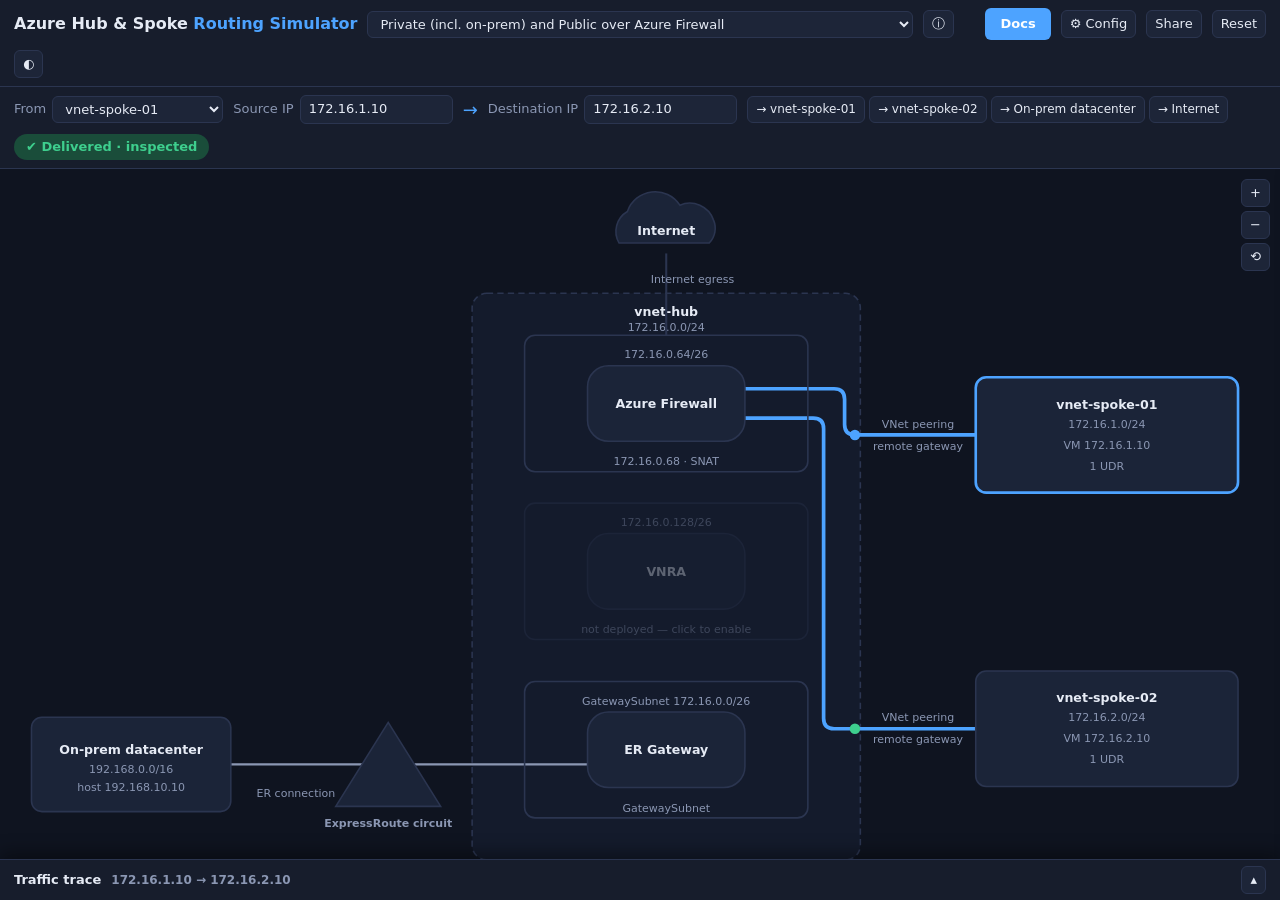
<file: index.html>
<!DOCTYPE html>
<html lang="en">
<head>
<meta charset="utf-8">
<meta name="viewport" content="width=device-width,initial-scale=1">
<title>Azure Hub &amp; Spoke Routing Simulator</title>
<link rel="stylesheet" href="style.css">
</head>
<body>
<header>
  <h1>Azure Hub &amp; Spoke <span>Routing Simulator</span></h1>
  <select id="preset" title="Load a scenario"></select>
  <button id="bInfo" title="About this scenario" aria-label="About this scenario">ⓘ</button>
  <span class="sp"></span>
  <span id="vchip" class="chip" hidden></span>
  <a id="bDocs" href="docs.html" title="Open the documentation">Docs</a>
  <button id="bCfg" title="Open configuration">⚙ Config</button>
  <button id="bShare" title="Copy a link containing this scenario">Share</button>
  <button id="bReset">Reset</button>
  <button id="bTheme" title="Toggle theme">◐</button>
  <div id="pdesc" hidden></div>
</header>
<section id="flowbar">
  <label>From <select id="fSrc"></select></label>
  <label>Source IP <input id="fSrcIp" size="15"></label>
  <span class="arrow">→</span>
  <label>Destination IP <input id="fDstIp" size="15" list="dstList"></label>
  <datalist id="dstList"></datalist>
  <span class="quick" id="quick"></span>
  <span class="sp"></span>
  <span id="verdict" class="badge" title="Show the traffic trace" role="button" tabindex="0"></span>
</section>
<main>
  <div id="stage"><svg id="svg" viewBox="0 0 1220 680" xmlns="http://www.w3.org/2000/svg"></svg>
    <div id="zoom"><button data-z="in">+</button><button data-z="out">−</button><button data-z="reset">⟲</button></div>
    <div id="hint">Click a component to configure it and see its effective routes · scroll to zoom · drag to pan</div>
  </div>
  <aside id="insp"></aside>
  <button id="iClose" title="Close configuration" hidden>✕</button>
</main>
<section id="trace" class="col"><div id="traceHead">Traffic trace <span class="muted" id="traceSum"></span><span class="sp"></span><button id="bTrace">▴</button></div><div id="traceBody"></div></section>
<script src="engine.js"></script>
<script src="ui.js"></script>
</body>
</html>
</file>
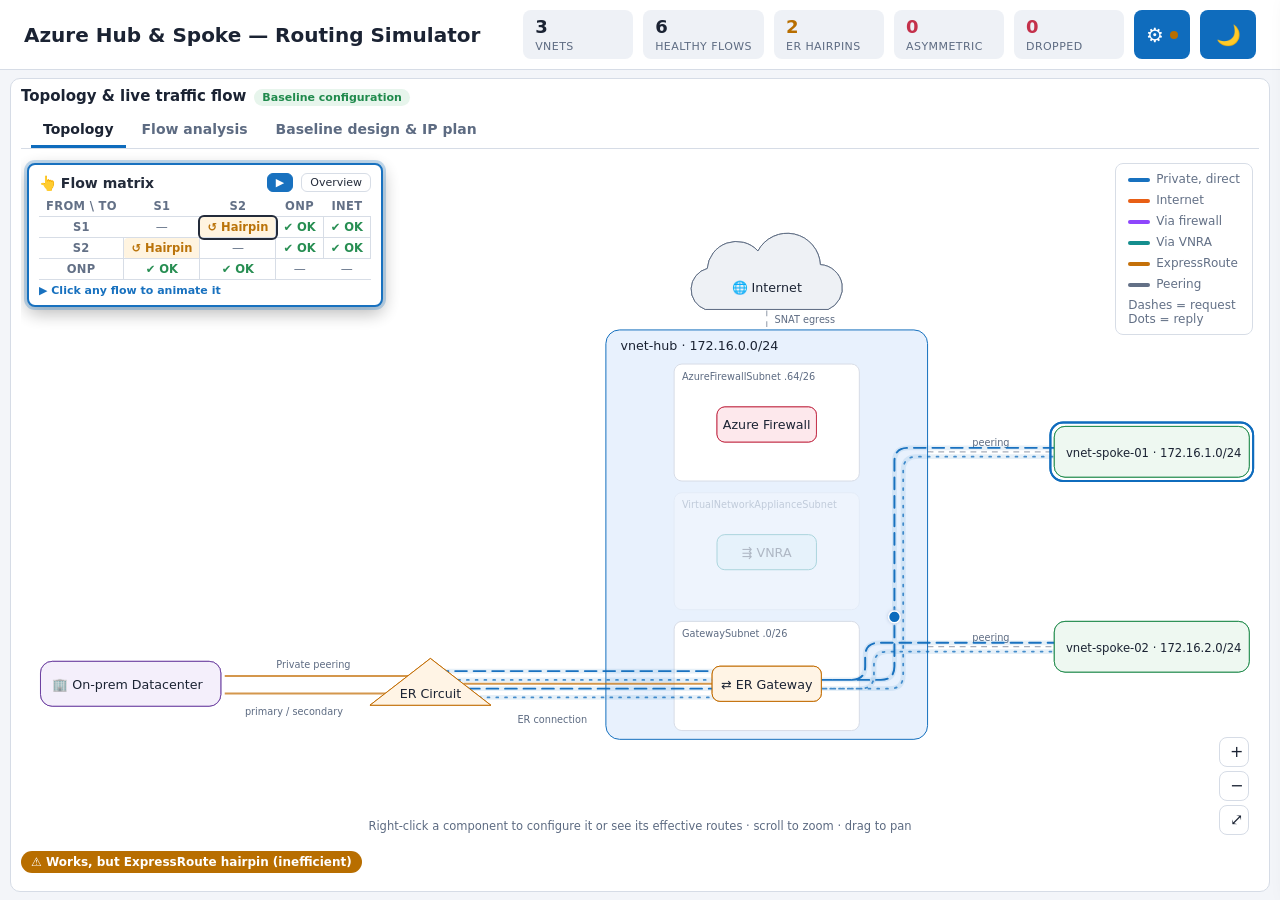
<file: legacy/index.html>
<!DOCTYPE html>
<html lang="en">
<head>
<meta charset="utf-8">
<meta name="viewport" content="width=device-width, initial-scale=1">
<meta name="color-scheme" content="light dark">
<script>try{var t=localStorage.getItem('theme');if(t==='light'||t==='dark')document.documentElement.dataset.theme=t;}catch(e){}</script>
<title>Azure Hub &amp; Spoke — Routing Simulator</title>
<style>
:root{--bg:#f3f5f9;--panel:#ffffff;--ink:#1b2333;--muted:#5d6b82;--line:#d6dce6;--hub:#e8f1fd;--hubb:#0f6cbd;--spoke:#eef8f1;--spokeb:#1f8a4c;--onp:#f4effb;--onpb:#6b3fa0;--er:#fff4e5;--erb:#c26b00;--fwc:#c4314b;--net:#eef1f5;--fwd:#0f6cbd;--ret:#e8590c;--priv:#0f6cbd;--pub:#e8590c;--insp:#8a3ffc;--vnra:#0b8a8a;--vnrabg:#e2f6f6;--ok:#1f8a4c;--warn:#b86e00;--err:#c4314b;--okbg:#e7f5ec;--warnbg:#fff4df;--errbg:#fde8ec;--chip:#eef1f6}
:root[data-theme=light]{color-scheme:light}:root[data-theme=dark]{color-scheme:dark;--bg:#10141c;--panel:#181e29;--ink:#e6ebf3;--muted:#98a4b8;--line:#2c3545;--hub:#14263f;--hubb:#4ea1ff;--spoke:#13291d;--spokeb:#4cc27e;--onp:#241a33;--onpb:#b48ce6;--er:#2e2210;--erb:#f0a33c;--fwc:#ff6b81;--net:#1d2431;--fwd:#4ea1ff;--ret:#ff8a3d;--priv:#4ea1ff;--pub:#ff8a3d;--insp:#b78cff;--vnra:#3cc8c8;--vnrabg:#10302f;--ok:#4cc27e;--warn:#f0a33c;--err:#ff6b81;--okbg:#132a1d;--warnbg:#2e2410;--errbg:#33161d;--chip:#232b3a}
.themebtn{background:var(--chip);color:var(--ink);border:1px solid var(--line);border-radius:8px;padding:6px 12px;font:inherit;font-size:13px;cursor:pointer}.themebtn:hover{border-color:var(--fwd)}
@media (prefers-color-scheme: dark){:root:not([data-theme]){--bg:#10141c;--panel:#181e29;--ink:#e6ebf3;--muted:#98a4b8;--line:#2c3545;--hub:#14263f;--hubb:#4ea1ff;--spoke:#13291d;--spokeb:#4cc27e;--onp:#241a33;--onpb:#b48ce6;--er:#2e2210;--erb:#f0a33c;--fwc:#ff6b81;--net:#1d2431;--fwd:#4ea1ff;--ret:#ff8a3d;--priv:#4ea1ff;--pub:#ff8a3d;--insp:#b78cff;--vnra:#3cc8c8;--vnrabg:#10302f;--ok:#4cc27e;--warn:#f0a33c;--err:#ff6b81;--okbg:#132a1d;--warnbg:#2e2410;--errbg:#33161d;--chip:#232b3a}}
*{box-sizing:border-box}
body{margin:0;font-family:"Segoe UI",system-ui,-apple-system,Roboto,Arial,sans-serif;background:var(--bg);color:var(--ink);font-size:14px}
header{padding:10px 24px;background:var(--panel);border-bottom:1px solid var(--line);display:flex;flex-wrap:wrap;gap:16px;align-items:center;justify-content:space-between}
h1{font-size:20px;margin:0}
.sub{color:var(--muted);font-size:13px;margin-top:2px}
.kpis{display:flex;gap:10px;flex-wrap:wrap}
.kpi{background:var(--chip);border-radius:8px;padding:6px 12px;min-width:110px}
.kpi b{display:block;font-size:18px}
.kpi span{font-size:11px;color:var(--muted);text-transform:uppercase;letter-spacing:.04em}
.kpi.warn b{color:var(--warn)}.kpi.err b{color:var(--err)}.kpi.ok b{color:var(--ok)}
button.kpibtn{border-radius:8px;padding:6px 12px;min-inline-size:56px;font-size:20px;font-weight:600;border:none;display:flex;align-items:center;justify-content:center}
main{padding:8px 10px;transition:margin-inline-end .2s}
body.cfgopen main{margin-inline-end:470px}
@media (max-width:1100px){body.cfgopen main{margin-inline-end:0}}
.card{background:var(--panel);border:1px solid var(--line);border-radius:10px;padding:10px 14px;margin-block-end:14px}
.card h2{font-size:15px;margin:0 0 10px 0;display:flex;align-items:center;gap:8px;justify-content:space-between}
.stage{padding:8px 10px}
.stage .bar{display:flex;flex-wrap:wrap;gap:8px 14px;align-items:center;justify-content:space-between;margin-block-end:8px}
.stage .bar h2{margin:0}
svg{width:100%;height:auto;display:block}
#topo{width:100%;height:auto;max-height:calc(100vh - 250px)}
#flowCls{margin-top:6px;min-height:28px}
button.cfgbtn{background:var(--fwd);border-color:var(--fwd);color:#fff;font-weight:600}
button.cfgbtn .dot{display:inline-block;inline-size:8px;block-size:8px;border-radius:50%;background:var(--warn);margin-inline-start:6px}
#drawer{position:fixed;inset-block:0;inset-inline-end:0;inline-size:460px;max-inline-size:100vw;background:var(--panel);border-inline-start:1px solid var(--line);box-shadow:-6px 0 24px rgba(0,0,0,.18);transform:translateX(105%);transition:transform .2s;z-index:50;display:flex;flex-direction:column}
body.cfgopen #drawer{transform:none}
#drawer .dh{display:flex;justify-content:space-between;align-items:center;padding:10px 14px;border-block-end:1px solid var(--line)}
#drawer .dh b{font-size:15px}
#drawer .db{overflow:auto;padding:6px 14px 20px;flex:1}
.tabs{display:flex;gap:4px;flex-wrap:wrap;border-block-end:1px solid var(--line);padding:0 10px}
.tabs button{border:none;border-block-end:3px solid transparent;border-radius:6px 6px 0 0;background:none;padding:8px 12px;font-weight:600;color:var(--muted)}
.tabs button.sel{color:var(--ink);border-block-end-color:var(--fwd)}
.pane{display:none;padding:12px 6px}.pane.sel{display:block}
.cols2{display:grid;grid-template-columns:minmax(0,1.3fr) minmax(0,1fr);gap:14px}
@media (max-width:1100px){.cols2{grid-template-columns:1fr}}
.tg.sub{padding-inline-start:24px}
.badge-prev{font-size:10px;font-weight:700;padding:1px 6px;border-radius:8px;background:var(--insp);color:#fff;margin-inline-start:6px;vertical-align:middle}
.grp{font-size:11.5px;font-weight:700;text-transform:uppercase;letter-spacing:.05em;color:var(--muted);margin:14px 0 2px}
.vbox{stroke-width:1}
.lbl{font-size:13px;font-weight:500;fill:var(--ink)}
.sm{font-size:11px;fill:var(--muted)}
.xs{font-size:10px;fill:var(--muted)}
.lbltop{paint-order:stroke;stroke:var(--panel);stroke-width:4px;stroke-linejoin:round;font-weight:500;fill:var(--ink)}
.node{cursor:pointer;transition:filter .2s}
.node:hover{filter:brightness(1.07)}
.node.active .halo{opacity:1}
.halo{opacity:0;transition:opacity .2s;fill:none;stroke:var(--hl,var(--priv));stroke-width:2}
.link{stroke:var(--muted);stroke-width:1.3;fill:none;opacity:.55}
.peer{stroke-dasharray:6 5}
.erlink{stroke:var(--erb);stroke-width:2;opacity:.7}
.flowpath{fill:none;stroke-width:2;stroke-linecap:round;stroke-linejoin:round;opacity:.95}
.flowpath.fwd{stroke-dasharray:12 7;animation:dash 0.9s linear infinite}
.flowpath.ret{stroke-dasharray:2 7;stroke-width:1.8;opacity:.75;animation:dash 0.9s linear infinite}
.flowglow{fill:none;stroke-width:5;stroke-linecap:round;opacity:.1}
@keyframes dash{to{stroke-dashoffset:-22}}
.c-vnra{stroke:var(--vnra)}.cls.vnra{background:var(--vnra)}
.ghost{fill:none;stroke:var(--muted);stroke-width:2;stroke-dasharray:3 6;opacity:.7}
.ghostlbl{font-size:10px;fill:var(--muted);font-style:italic}
.callout rect{stroke-width:1.2}.callout.err rect{fill:var(--errbg);stroke:var(--err)}.callout.warn rect{fill:var(--warnbg);stroke:var(--warn)}
.cotext{font-size:11px;font-weight:600}.callout.err .cotext{fill:var(--err)}.callout.warn .cotext{fill:var(--warn)}
.coline{stroke-width:1.2;fill:none}.callout.err .coline{stroke:var(--err)}.callout.warn .coline{stroke:var(--warn)}
.stall{fill:none;stroke:var(--err);stroke-width:2}
.node.dropnode .halo{opacity:1;stroke:var(--err)!important}
.w details{margin-top:6px}.w summary,.trace summary{cursor:pointer;font-weight:600;font-size:12.5px}
.w details ol,.trace ol{margin:6px 0 0 0;padding-inline-start:20px}.w details li,.trace li{font-size:12.5px;line-height:1.45;margin-block-end:4px}
.trace{border:1px dashed var(--line);border-radius:8px;padding:8px 12px;margin-block-end:8px}.trh{font-weight:700;font-size:12px;margin-top:6px}
.cls.verdict.ok{background:var(--ok)}.cls.verdict.warn{background:var(--warn)}.cls.verdict.err{background:var(--err)}
#flowCls{display:flex;gap:8px;flex-wrap:wrap}
.pktlbl{font-size:10.5px;font-weight:600;fill:var(--ink);paint-order:stroke;stroke:var(--panel);stroke-width:3px}
.hops li.stopnote{color:var(--err);font-weight:600}
.nodep{opacity:.28}.nodep .node{pointer-events:none}
.c-priv{stroke:var(--priv)}.c-pub{stroke:var(--pub)}.c-insp{stroke:var(--insp)}
.ov{fill:none;stroke-width:2.2;stroke-linecap:round;opacity:.75;stroke-dasharray:12 7;animation:dash 1.2s linear infinite}
.cls{display:inline-block;font-size:12px;font-weight:600;padding:4px 10px;border-radius:12px;margin-block-end:10px;color:#fff}
.cls.priv{background:var(--priv)}.cls.pub{background:var(--pub)}.cls.insp{background:var(--insp)}
.pkt{stroke:#fff;stroke-width:1.5}
.controls{display:flex;flex-wrap:wrap;gap:8px;align-items:center}
select,button{font:inherit;border-radius:6px;border:1px solid var(--line);background:var(--panel);color:var(--ink);padding:6px 10px}
button{cursor:pointer}
button.primary{background:var(--fwd);border-color:var(--fwd);color:#fff;font-weight:600}
button.preset{font-size:12px;padding:4px 9px;background:var(--chip)}
button.preset.sel{outline:2px solid var(--fwd)}
.warns .w{border-radius:8px;padding:10px 12px;margin-block-end:8px;border-inline-start:4px solid}
.w.ok{background:var(--okbg);border-color:var(--ok)}.w.warn{background:var(--warnbg);border-color:var(--warn)}.w.err{background:var(--errbg);border-color:var(--err)}
.w b{display:block;margin-block-end:3px}
.tag{font-size:11px;font-weight:700;padding:2px 7px;border-radius:10px;color:#fff;margin-inline-end:6px}
.tag.ok{background:var(--ok)}.tag.warn{background:var(--warn)}.tag.err{background:var(--err)}
.hops{display:grid;grid-template-columns:1fr 1fr;gap:12px}
@media (max-width:700px){.hops{grid-template-columns:1fr}}
.hops h3{font-size:13px;margin:0 0 6px 0}
.hops ol{margin:0;padding-inline-start:20px}
.hops li{margin-block-end:6px;font-size:12.5px;line-height:1.35}
.hops li.cur{font-weight:600}
.hops code,.rt code{font-family:Consolas,Menlo,monospace;font-size:12px;background:var(--chip);padding:1px 4px;border-radius:4px}
.fwdc{color:var(--fwd)}.retc{color:var(--ret)}
table{border-collapse:collapse;width:100%;font-size:12.5px}
th,td{text-align:start;padding:5px 7px;border-block-end:1px solid var(--line);vertical-align:top}
th{color:var(--muted);font-weight:600;font-size:11.5px;text-transform:uppercase;letter-spacing:.03em}
tr.wd td{color:var(--err);text-decoration:line-through;opacity:.8}
tr.inv td{color:var(--muted);text-decoration:line-through}
tr.used td{background:var(--warnbg);font-weight:600}
.mx td,.mx th{text-align:center}
.mx td.c{cursor:pointer;font-size:11.5px;font-weight:600;border-radius:4px}
.mx td.ok{color:var(--ok)}.mx td.warn{color:var(--warn);background:var(--warnbg)}.mx td.err{color:var(--err);background:var(--errbg)}
.mx td.na{color:var(--muted)}
.mx td.c:hover{outline:2px solid var(--fwd)}
.mx td.selc{outline:2px solid var(--ink)}
.topowrap{position:relative;flex:1;min-height:0}.zc{position:absolute;inset-block-end:10px;inset-inline-end:10px;display:flex;flex-direction:column;gap:4px;z-index:5}.zc button{inline-size:30px;block-size:30px;border:1px solid var(--line);border-radius:8px;background:var(--panel);color:var(--ink);cursor:pointer;font-size:16px;line-height:1}.zc button:hover{border-color:var(--fwd)}#topo{cursor:grab;touch-action:none}#topo.pan{cursor:grabbing}#topo{max-width:none;width:100%;height:100%;max-height:none;margin:0;display:block}html,body{height:100%}body{display:flex;flex-direction:column;overflow:hidden}main{flex:1;min-height:0;display:flex;flex-direction:column}.stage{flex:1;min-height:0;display:flex;flex-direction:column;margin-block-end:0}.stage>.pane{overflow:auto;min-height:0}.stage>.pane.sel{flex:1}.stage>#pTopo.sel{display:flex;flex-direction:column}.dtl{display:none}#tip{position:fixed;z-index:50;pointer-events:none;max-width:300px;padding:8px 10px;border-radius:8px;background:var(--panel);color:var(--ink);border:1px solid var(--line);box-shadow:0 6px 20px rgba(0,0,0,.35);font-size:12px;line-height:1.5}#tip b{display:block;margin-bottom:2px}#tip[hidden]{display:none}.rtback{position:fixed;inset:0;z-index:60;background:rgba(0,0,0,.45);display:flex;align-items:center;justify-content:center;padding:20px}.rtback[hidden]{display:none}.rtmodal{position:relative;background:var(--panel);color:var(--ink);border:1px solid var(--line);border-radius:12px;box-shadow:0 12px 40px rgba(0,0,0,.5);padding:16px 20px;max-width:820px;width:100%;max-height:85vh;overflow:auto}.rtx{position:absolute;top:10px;right:10px;cursor:pointer}.node{cursor:pointer}.ctx{position:fixed;z-index:70;min-inline-size:190px;background:var(--panel);color:var(--ink);border:1px solid var(--line);border-radius:10px;box-shadow:0 8px 28px rgba(0,0,0,.45);padding:4px}.ctx[hidden]{display:none}.ctx button{display:block;inline-size:100%;text-align:start;background:none;border:0;color:inherit;padding:8px 12px;border-radius:6px;cursor:pointer;font:inherit}.ctx button:hover,.ctx button:focus-visible{background:var(--chip)}.tophint{position:absolute;inset-block-end:12px;inset-inline-start:50%;transform:translateX(-50%);font-size:11.5px;color:var(--muted);pointer-events:none}
.mxwin{position:absolute;inset-block-start:6px;inset-inline-start:6px;z-index:5;border:1px solid var(--line);border-radius:8px;padding:6px 8px;background:var(--panel);opacity:.96;font-size:11px;box-shadow:0 2px 8px rgba(0,0,0,.15)}
.mxwin h3{margin:0;font-size:12px}
.mxwin .bar{margin-block-end:4px;display:flex;gap:8px;align-items:center;justify-content:space-between}
.mxwin button{padding:2px 8px;font-size:11px}
.mxwin table{font-size:11px}.mxwin th,.mxwin td{padding:2px 6px}
.mxwin .note{margin:4px 0 0;font-size:10px}
.tg{display:flex;gap:12px;align-items:flex-start;justify-content:space-between;padding:8px 0;border-block-end:1px solid var(--line);cursor:pointer}
.tg>div{flex:1}
.tg b{font-weight:600}
.tg input{appearance:none;-webkit-appearance:none;flex:none;inline-size:34px!important;block-size:19px!important;border-radius:10px;background:var(--line);position:relative;cursor:pointer;margin:2px 0 0!important;transition:background .15s;border:1px solid var(--muted)}
.tg input::after{content:'';position:absolute;inset-block-start:1px;inset-inline-start:1px;inline-size:15px;block-size:15px;border-radius:50%;background:var(--panel);box-shadow:0 0 0 1px var(--muted);transition:transform .15s}
.tg input:checked{background:var(--ok);border-color:var(--ok)}
.tg input:checked::after{transform:translateX(15px);box-shadow:none}
.tg input:disabled{cursor:not-allowed}
.tg input:focus-visible{outline:2px solid var(--fwd);outline-offset:2px}
.sec{border:1px solid var(--line);border-radius:10px;margin-block:10px;background:var(--panel)}
.sec>summary{cursor:pointer;display:flex;justify-content:space-between;align-items:center;padding:9px 12px;font-weight:700;font-size:12.5px;text-transform:uppercase;letter-spacing:.04em;list-style:none}
.sec>summary::-webkit-details-marker{display:none}
.sec>summary::before{content:'▸';margin-inline-end:6px;color:var(--muted)}
.sec[open]>summary::before{content:'▾'}
.sec>summary span:first-child{flex:1}
.cnt{font-size:11px;font-weight:600;color:var(--muted);text-transform:none;letter-spacing:0;background:var(--line);padding:1px 8px;border-radius:10px}
.cnt:empty{display:none}
.secb{padding:0 12px 6px}
.sd{margin:0 0 4px;color:var(--muted);font-size:12px}
.pfx{padding:8px 0}
.pfx input[type=text]{display:block;inline-size:100%;box-sizing:border-box;margin:6px 0;padding:6px 8px;border:1px solid var(--muted);border-radius:6px;background:var(--bg);color:inherit;font:12px ui-monospace,Consolas,monospace}
.pfx input.bad{border-color:var(--err)}
.pfxmsg{font-size:12px;color:var(--ok);margin-block:4px}
.pfxmsg.err{color:var(--err)}
.pfx small{display:block;color:var(--muted)}
.tg:last-child{border:none}
.tg small{display:block;color:var(--muted)}
.base{font-size:11px;padding:2px 8px;border-radius:10px;background:var(--okbg);color:var(--ok);font-weight:700}
.base.mod{background:var(--warnbg);color:var(--warn)}
.legend{position:absolute;inset-block-start:6px;inset-inline-end:6px;z-index:5;display:flex;flex-direction:column;gap:7px;font-size:12px;color:var(--muted);padding:8px 12px;border:1px solid var(--line);border-radius:8px;background:var(--panel);opacity:.96}
.mxwin{border:2px solid var(--fwd)!important;box-shadow:0 0 0 3px color-mix(in srgb,var(--fwd) 25%,transparent),0 6px 18px rgba(0,0,0,.3)!important;font-size:12px!important;padding:8px 10px!important}
.mxwin.pulse{animation:mxp 1.8s ease-in-out infinite}
@keyframes mxp{50%{box-shadow:0 0 0 7px color-mix(in srgb,var(--fwd) 12%,transparent),0 6px 18px rgba(0,0,0,.3)}}
.mxwin h3{font-size:14px!important}
.mxwin table{font-size:12px!important}.mxwin th,.mxwin td{padding:3px 7px!important}
.mxwin .mx td.c{border:1px solid var(--line);transition:transform .1s}
.mxwin .mx td.c:hover{transform:scale(1.08);outline:2px solid var(--fwd);background:color-mix(in srgb,var(--fwd) 18%,transparent)}
.mxwin .note{font-size:11px!important;color:var(--fwd);font-weight:600}
.legend i{display:inline-block;inline-size:22px;block-size:4px;border-radius:2px;vertical-align:middle;margin-inline-end:6px}
.note{font-size:12px;color:var(--muted);margin:6px 0 0 0}
.speed{display:flex;align-items:center;gap:6px;font-size:12px;color:var(--muted)}
.cfgt td:first-child{color:var(--muted);white-space:nowrap}
.yes{color:var(--ok);font-weight:700}
.down{stroke:var(--err)!important;stroke-dasharray:5 6;opacity:.9!important}
.failed rect.vbox{fill:var(--errbg)!important;stroke:var(--err)!important;stroke-dasharray:6 4}
.xmark{stroke:var(--err);stroke-width:3.2;stroke-linecap:round}
.opt{display:flex;gap:10px;align-items:flex-start;padding:7px 0;border-block-end:1px solid var(--line);cursor:pointer}
.opt:last-child{border:none}.opt small{display:block;color:var(--muted)}
</style>
</head>
<body>
<header>
  <div>
    <h1>Azure Hub &amp; Spoke — Routing Simulator</h1>
  </div>
  <div class="kpis">
    <div class="kpi"><b>3</b><span>VNets</span></div>
    <div class="kpi" id="kOk"><b>–</b><span>Healthy flows</span></div>
    <div class="kpi warn" id="kHp"><b>–</b><span>ER hairpins</span></div>
    <div class="kpi err" id="kAs"><b>–</b><span>Asymmetric</span></div>
    <div class="kpi err" id="kDr"><b>–</b><span>Dropped</span></div>
    <button class="cfgbtn kpibtn" id="btnCfg" aria-expanded="false" aria-controls="drawer" title="Configuration" aria-label="Configuration">⚙<span class="dot" id="cfgDot" hidden></span></button>
    <button class="cfgbtn kpibtn" id="btnTheme" type="button" aria-label="Toggle light or dark theme"></button>
  </div>
</header>
<main>
  <div class="card stage">
    <div class="bar">
      <h2>Topology &amp; live traffic flow <span><span class="base" id="baseBadge">Baseline configuration</span></span></h2>
    </div>
    <div class="tabs" id="tabs" role="tablist">
      <button class="sel" data-pane="pTopo">Topology</button>
      <button data-pane="pFlow">Flow analysis</button>
      <button data-pane="pDesign">Baseline design &amp; IP plan</button>
    </div>
    <div class="pane sel" id="pTopo" style="padding:8px 0 0">
    <div class="topowrap">
      <div class="tophint">Right-click a component to configure it or see its effective routes · scroll to zoom · drag to pan</div>
      <div class="zc" role="group" aria-label="Zoom"><button id="zIn" title="Zoom in" aria-label="Zoom in">+</button><button id="zOut" title="Zoom out" aria-label="Zoom out">−</button><button id="zRst" title="Reset view" aria-label="Reset view">⤢</button></div>
    <div class="mxwin pulse" id="mxwin">
      <div class="bar"><h3>👆 Flow matrix</h3><div class="controls"><button class="primary" id="btnPlay" title="Replay the selected flow">▶</button><button id="btnOverview" title="Overview: private vs Internet">Overview</button></div></div>
      <table class="mx"><thead id="mxHead"></thead><tbody id="mxBody"></tbody></table>
      <p class="note">▶ Click any flow to animate it</p>
    </div>
    <svg id="topo" viewBox="-130 18 1270 565" role="img" aria-label="Hub and spoke topology diagram">
      <defs>
        <filter id="glow" x="-50%" y="-50%" width="200%" height="200%"><feGaussianBlur stdDeviation="3" result="b"/><feMerge><feMergeNode in="b"/><feMergeNode in="SourceGraphic"/></feMerge></filter>
      </defs>
      <g id="links"></g>
      <g id="nodes"></g>
      <g id="flows"></g>
    </svg>
    <div class="legend">
      <span><i style="background:var(--priv)"></i>Private, direct</span>
      <span><i style="background:var(--pub)"></i>Internet</span>
      <span><i style="background:var(--insp)"></i>Via firewall</span>
      <span><i style="background:var(--vnra)"></i>Via VNRA</span>
      <span><i style="background:var(--erb)"></i>ExpressRoute</span>
      <span><i style="background:var(--muted)"></i>Peering</span>
      <span>Dashes = request<br>Dots = reply</span>
    </div>
    </div>
    <div id="flowCls"></div>
    </div>
    <div class="pane" id="pFlow">
      <h2>Flow analysis <span id="flowTitle" style="font-weight:400;color:var(--muted)"></span></h2>
      <div class="cols2">
        <div class="warns" id="warns"></div>
        <div class="hops" style="grid-template-columns:1fr">
          <div><h3>→ Forward path</h3><ol id="fwdList"></ol></div>
          <div><h3>← Return path</h3><ol id="retList"></ol></div>
        </div>
      </div>
    </div>
    <div class="rtback" id="pCfg" hidden><div class="rtmodal" role="dialog" aria-label="Configure component" style="max-width:560px"><button class="rtx" id="cfgClose" title="Close" aria-label="Close">✕</button><h2 id="cfgTitle">Configure</h2><div id="cfgBody"></div><p class="note">Changes apply immediately to the topology and flows.</p></div></div>
    <div class="ctx" id="ctx" role="menu" hidden><button id="ctxCfg" role="menuitem">⚙ Configure…</button><button id="ctxRt" role="menuitem">☰ Effective routes</button></div>
    <div class="rtback" id="pRoutes" hidden><div class="rtmodal" role="dialog" aria-label="Effective routes">
      <button class="rtx" id="rtClose" title="Close" aria-label="Close">✕</button>
      <h2>Effective routes <select id="selTable"></select></h2>
      <div class="note" id="rtTitle"></div>
      <div class="rt"><table><thead><tr><th>Source</th><th>State</th><th>Prefix</th><th>Next hop type</th><th>Next hop IP</th></tr></thead><tbody id="rtBody"></tbody></table></div>
      <p class="note">Highlighted rows are used by the selected flow. Azure picks the longest prefix match; for identical prefixes, User &gt; BGP (Virtual network gateway) &gt; System.</p>
          </div></div>
    <div class="pane" id="pDesign">
    <div class="cols2"><div>
    <h2>Baseline design</h2>
    <table class="cfgt">
      <tr><td>Hub peering</td><td>Allow gateway transit <span class="yes">✓</span> · Allow forwarded traffic <span class="yes">✓</span></td></tr>
      <tr><td>Spoke peering</td><td>Allow traffic to remote VNet <span class="yes">✓</span> · Allow forwarded traffic <span class="yes">✓</span> · Use remote gateways <span class="yes">✓</span></td></tr>
      <tr><td>Spoke subnets</td><td>Private subnets (default outbound access disabled — default for new VNets). Internet egress only via Azure Firewall.</td></tr>
      <tr><td>Spoke route tables</td><td><code>0.0.0.0/0 → VirtualAppliance 172.16.0.68</code> · Propagate gateway routes <span class="yes">✓</span></td></tr>
      <tr><td>Hub route tables</td><td>None on GatewaySubnet or AzureFirewallSubnet</td></tr>
      <tr><td>Optional VNRA</td><td>Not deployed in the baseline. Enable it under What-if to route private traffic (spoke↔spoke, spoke↔on-prem) through the routing appliance while Internet stays on Azure Firewall.</td></tr>
      <tr><td>ExpressRoute</td><td>On-prem advertises RFC1918 by default (configurable via right-click → Configure on On-prem). Azure advertises hub + spoke /24s (gateway transit).</td></tr>
      <tr><td>Peering routes</td><td>Enabled everywhere in the baseline. "Disable peering route propagation" (public preview) is a route-table setting that suppresses the system peering routes so a summarized UDR can win.</td></tr>
    </table>
    </div><div>
    <h2>IP address plan</h2>
    <table>
      <thead><tr><th>VNet / subnet</th><th>Prefix</th><th>Purpose</th></tr></thead>
      <tbody>
        <tr><td><b>vnet-hub</b></td><td>172.16.0.0/24</td><td>Hub</td></tr>
        <tr><td>GatewaySubnet</td><td>172.16.0.0/26</td><td>ExpressRoute Gateway</td></tr>
        <tr><td>AzureFirewallSubnet</td><td>172.16.0.64/26</td><td>Azure Firewall (private IP 172.16.0.68)</td></tr>
        <tr><td>VirtualNetworkApplianceSubnet</td><td>172.16.0.128/26</td><td>Optional Routing Appliance (VNRA, IP 172.16.0.132)</td></tr>
        <tr><td>(reserved)</td><td>172.16.0.192/26</td><td>Future hub services</td></tr>
        <tr><td><b>vnet-spoke-01</b></td><td>172.16.1.0/24</td><td>snet-app .0/25 · snet-data .128/25</td></tr>
        <tr><td><b>vnet-spoke-02</b></td><td>172.16.2.0/24</td><td>snet-app .0/25 · snet-data .128/25</td></tr>
        <tr><td><b>On-prem DC</b></td><td>192.168.0.0/16</td><td>Test host 192.168.10.10</td></tr>
        <tr><td>Free in pool</td><td>172.16.3.0 – 172.16.255.255</td><td>Future spokes</td></tr>
      </tbody>
    </table>
    <p class="note">Test hosts: spoke VMs at 172.16.x.4, Internet host 203.0.113.10. Simulation assumes firewall rules allow the traffic.</p>
    </div></div>
    </div>
  </div>
</main>
<aside id="drawer" aria-label="Configuration">
  <div class="dh"><b>Configuration</b><span><button id="btnReset" class="preset">Reset to baseline</button> <button id="btnCloseCfg" class="preset" aria-label="Close configuration">✕</button></span></div>
  <div class="db">
    <div class="pane sel" id="dWhat"><div id="toggles"></div></div>
  </div>
</aside>
<script>
const FW_IP='172.16.0.68';
const VNRA_IP='172.16.0.132';
const BASE={defaultToFw:true,propagate:true,useRemoteGw:true,udrSpokeToFw:false,udrOnpremToFw:false,gwSubnetRt:false,gwSummary:false,dprGw:false,dprDefFw:false,dprDefVnra:false,vnra:false,vnraSpoke:false,vnraOnprem:false,vnraGw:false,spoke1Only:false,privateSubnet:true,erPfx:'10.0.0.0/8, 172.16.0.0/12, 192.168.0.0/16',hubGwTransit:true,hubAccess:true,hubFwd:true,spokeAccess:true,spokeFwd:true};
const on=(i,k)=>!!cfg[k]&&(!cfg.spoke1Only||i===1);
const cfg=Object.assign({},BASE);
const SPOKES=[1,2];
const RFC=['10.0.0.0/8','172.16.0.0/12','192.168.0.0/16'];
function parseCidrs(s){const ok=[],bad=[];String(s||'').split(/[\s,;]+/).filter(Boolean).forEach(t=>{const m=/^(\d{1,3})\.(\d{1,3})\.(\d{1,3})\.(\d{1,3})\/(\d{1,2})$/.exec(t);
  if(!m||m.slice(1,5).some(o=>+o>255)||+m[5]>32){bad.push(t);return;}
  const len=+m[5],net=Math.floor(ip2n(m.slice(1,5).join('.'))/Math.pow(2,32-len))*Math.pow(2,32-len);
  const p=[24,16,8,0].map(sh=>Math.floor(net/Math.pow(2,sh))%256).join('.')+'/'+len;if(!ok.includes(p))ok.push(p);});return {ok,bad};}
const erList=()=>parseCidrs(cfg.erPfx).ok;
const peerOk=()=>cfg.spokeAccess&&cfg.hubAccess;
const erCover=()=>erList().filter(p=>maskOf(p)>0&&inPfx('172.16.1.10',p)).sort((a,b)=>maskOf(b)-maskOf(a))[0]||'172.16.0.0/12';
const effRG=()=>cfg.useRemoteGw&&cfg.hubGwTransit&&peerOk();
const EP={spoke1:{ip:'172.16.1.4',label:'Spoke 1 VM'},spoke2:{ip:'172.16.2.4',label:'Spoke 2 VM'},onprem:{ip:'192.168.10.10',label:'On-prem server'},internet:{ip:'203.0.113.10',label:'Internet host'}};
const NAME={spoke1:'Spoke 1',spoke2:'Spoke 2',fw:'Azure Firewall',vnra:'Routing Appliance (VNRA)',ergw:'ExpressRoute Gateway',msee:'ER circuit (MSEE edge)',onprem:'On-prem DC',internet:'Internet',hub:'Hub VNet'};
function ip2n(ip){return ip.split('.').reduce((a,o)=>a*256+Number(o),0);}
function maskOf(p){return Number(p.split('/')[1]);}
function inPfx(ip,p){const b=p.split('/')[0];const m=maskOf(p);if(m===0)return true;const s=Math.pow(2,32-m);return Math.floor(ip2n(ip)/s)===Math.floor(ip2n(b)/s);}
const PRI={'User':3,'Virtual network gateway':2,'Default':1};
function finalize(routes){const best={};routes.forEach(r=>{if(r.w)return;const p=PRI[r.src]||0;if(!best[r.prefix]||p>(PRI[best[r.prefix].src]||0))best[r.prefix]=r;});routes.forEach(r=>{r.state=r.w?'Withdrawn':(best[r.prefix]===r?'Active':'Invalid');});
  // A 0.0.0.0/0 user-defined route also invalidates the default RFC1918 / RFC6598 'None' system routes
  if(routes.some(r=>r.state==='Active'&&r.src==='User'&&r.prefix==='0.0.0.0/0'))routes.forEach(r=>{if(r.src==='Default'&&r.nh==='None'&&r.state==='Active'){r.state='Invalid';r.note='removed by Azure because a 0.0.0.0/0 UDR exists';}});
  return routes;}
function lpm(routes,ip){let b=null;routes.forEach(r=>{if(r.state==='Active'&&inPfx(ip,r.prefix)&&(!b||maskOf(r.prefix)>maskOf(b.prefix)))b=r;});return b;}
let TABLES={};
function buildTables(){
  const T={};
  const defaults=()=>[{src:'Default',prefix:'0.0.0.0/0',nh:'Internet'}].concat(RFC.map(p=>({src:'Default',prefix:p,nh:'None'})),[{src:'Default',prefix:'100.64.0.0/10',nh:'None'}]);
  const bgp=()=>erList().map(p=>({src:'Virtual network gateway',prefix:p,nh:'VirtualNetworkGateway',ip:'ER (MSEE)'}));
  SPOKES.forEach(i=>{
    const r=[{src:'Default',prefix:'172.16.'+i+'.0/24',nh:'VnetLocal'}]    .concat(cfg.spokeAccess?[{src:'Default',prefix:'172.16.0.0/24',nh:'VNetPeering',to:'hub'}]:[],defaults());
        if(effRG()&&cfg.propagate)r.push(...bgp());
    if(cfg.defaultToFw)r.push({src:'User',prefix:'0.0.0.0/0',nh:'VirtualAppliance',ip:FW_IP,name:'default-to-fw'});
    if(on(i,'udrSpokeToFw'))r.push({src:'User',prefix:'172.16.0.0/16',nh:'VirtualAppliance',ip:FW_IP,name:'azure-to-fw'});
    if(cfg.vnra&&on(i,'vnraSpoke'))r.push({src:'User',prefix:'172.16.0.0/16',nh:'VirtualAppliance',ip:VNRA_IP,name:'azure-to-vnra'});
    if(cfg.vnra&&on(i,'vnraOnprem'))r.push({src:'User',prefix:'192.168.0.0/16',nh:'VirtualAppliance',ip:VNRA_IP,name:'onprem-to-vnra'});
    if(on(i,'udrOnpremToFw'))r.push({src:'User',prefix:'192.168.0.0/16',nh:'VirtualAppliance',ip:FW_IP,name:'onprem-to-fw'});
    T['spoke'+i]={title:'vnet-spoke-0'+i+' / snet-app (rt-spoke-0'+i+', gateway route propagation '+((cfg.propagate)?'ON':'OFF')+')',routes:finalize(r)};
  });
  const peer=()=>SPOKES.map(i=>({src:'Default',prefix:'172.16.'+i+'.0/24',nh:'VNetPeering',to:'spoke'+i}));
  T.fw={title:'vnet-hub / AzureFirewallSubnet (no route table)',routes:finalize([{src:'Default',prefix:'172.16.0.0/24',nh:'VnetLocal'}].concat(peer(),defaults(),bgp()))};
  T.vnra={title:'vnet-hub / VirtualNetworkApplianceSubnet 172.16.0.128/26 (no route table)'+(cfg.vnra?'':' — VNRA NOT DEPLOYED'),routes:finalize([{src:'Default',prefix:'172.16.0.0/24',nh:'VnetLocal'}].concat(peer(),defaults(),bgp()))};
  const g=[{src:'Default',prefix:'172.16.0.0/24',nh:'VnetLocal'}].concat(cfg.dprGw?[]:peer(),defaults());
  if(cfg.vnra&&cfg.vnraGw)SPOKES.forEach(i=>g.push({src:'User',prefix:'172.16.'+i+'.0/24',nh:'VirtualAppliance',ip:VNRA_IP,name:'spoke'+i+'-to-vnra'}));
  if(cfg.gwSubnetRt)SPOKES.forEach(i=>g.push({src:'User',prefix:'172.16.'+i+'.0/24',nh:'VirtualAppliance',ip:FW_IP,name:'spoke'+i+'-to-fw'}));
  if(cfg.gwSummary)g.push({src:'User',prefix:'172.16.0.0/16',nh:'VirtualAppliance',ip:FW_IP,name:'azure-summary-to-fw'});
  if(cfg.dprGw&&cfg.dprDefVnra&&cfg.vnra)g.push({src:'User',prefix:'0.0.0.0/0',nh:'VirtualAppliance',ip:VNRA_IP,name:'default-to-vnra'});
  else if(cfg.dprGw&&cfg.dprDefFw)g.push({src:'User',prefix:'0.0.0.0/0',nh:'VirtualAppliance',ip:FW_IP,name:'default-to-fw'});
  const gwRt=cfg.gwSubnetRt||cfg.gwSummary||cfg.dprGw||(cfg.vnra&&cfg.vnraGw);
  T.gw={title:'vnet-hub / GatewaySubnet (traffic arriving from ExpressRoute)'+(gwRt?' — rt-gatewaysubnet'+(cfg.dprGw?' (peering routes DISABLED)':''):' (no route table)'),routes:finalize(g)};
  const az=[{src:'Advertised by ER Gateway',prefix:'172.16.0.0/24',nh:'Azure'}];
  if(effRG())SPOKES.forEach(i=>az.push({src:'Advertised by ER Gateway (gateway transit)',  prefix:'172.16.'+i+'.0/24',nh:'Azure'}));
    T.msee={title:'ExpressRoute circuit — MSEE private peering BGP table',routes:finalize(az.concat(erList().map(p=>({src:'Advertised by on-prem (CE)',prefix:p,nh:'OnPrem'}))))};
  T.onprem={title:'On-prem core / CE router',routes:finalize([{src:'Connected',prefix:'192.168.0.0/16',nh:'Local'}].concat(erList().filter(p=>p!=='0.0.0.0/0'&&!(inPfx(p.split('/')[0],'192.168.0.0/16')&&maskOf(p)>=16)).map(p=>({src:'Originated aggregate',prefix:p,nh:'Null0'})),az.map(a=>({src:'Learned via ExpressRoute',prefix:a.prefix,nh:'ExpressRoute'})),[{src:'Static',prefix:'0.0.0.0/0',nh:'LocalInternetEdge'}]))};
  TABLES=T;return T;
}
function walk(start,dstIp,ctx){
  ctx=ctx||{};
  const nodes=[start],hops=[];let cur=start,status='delivered',reason='',snat=false,bypass=false;
  const H=(node,t,route,text)=>hops.push({node,table:t,route,text});
  const fin=(st,why)=>({nodes,hops,status:st,reason:why,snat,bypass});
  for(let g=0;g<20;g++){
    if(/^spoke\d$/.test(cur)){
      const r=lpm(TABLES[cur].routes,dstIp);
      if(!r){H(cur,cur,null,'No matching route');return fin('dropped','No route in '+NAME[cur]);}
      if(r.nh==='VnetLocal'){H(cur,cur,r,'Destination is inside the same VNet — delivered locally');return fin('delivered');}
      if((r.nh==='VirtualAppliance'||r.nh==='VirtualNetworkGateway')&&!cfg.spokeAccess){H(cur,cur,r,'Route '+r.prefix+' → '+r.nh+' needs the VNet peering to the hub, but this spoke-side peering has Allow access to remote VNet turned OFF — DROPPED');return fin('dropped','Spoke peering: access to the hub VNet is disabled');}
      if(r.nh==='VNetPeering'){H(cur,cur,r,'Peering route to hub — delivered in hub');nodes.push('hub');return fin('delivered');}
      if(r.nh==='VirtualAppliance'&&r.ip===VNRA_IP){H(cur,cur,r,'UDR '+r.prefix+' sends the packet to the Virtual Network Routing Appliance ('+VNRA_IP+')');nodes.push('vnra');cur='vnra';continue;}
      if(r.nh==='VirtualAppliance'){H(cur,cur,r,'UDR '+r.prefix+' sends the packet to Azure Firewall ('+FW_IP+')'+(r.prefix==='0.0.0.0/0'&&/^(10\.|172\.(1[6-9]|2\d|3[01])\.|192\.168\.)/.test(dstIp)?' — no more specific route exists for this private destination (gateway routes not propagated), so the default route catches it':''));nodes.push('fw');cur='fw';continue;}
      if(r.nh==='VirtualNetworkGateway'){H(cur,cur,r,'Gateway-learned BGP route '+r.prefix+' (longer than 0.0.0.0/0) wins — packet leaves via ExpressRoute, bypassing the firewall');nodes.push('ergw','msee');cur='msee';continue;}
      if(r.nh==='Internet'){
        if(dstIp!==EP.internet.ip){H(cur,cur,r,'System default route — private destination sent towards the Internet');return fin('dropped','Private destination sent to the Internet');}
        H(cur,cur,r,'System route 0.0.0.0/0 → Internet, but default outbound access is retired and has no explicit outbound method (NAT Gateway, public IP, LB outbound rule) — packet is DROPPED');return fin('dropped','No explicit outbound method: default outbound access is retired, so there is no Internet access from '+NAME[cur]);}
      if(r.nh==='None'){H(cur,cur,r,'System route '+r.prefix+' with next hop None — packet is DROPPED');return fin('dropped','Next hop None for '+r.prefix+' in '+NAME[cur]+' (no gateway route is propagated)');}
    }
    if(cur==='fw'){
      const r=lpm(TABLES.fw.routes,dstIp);
      if(r.nh==='VNetPeering'){if(!cfg.hubAccess){H('fw','fw',r,'Peering to the spoke has Allow access to remote VNet turned OFF on the hub side — DROPPED');return fin('dropped','Hub peering: access to the spoke VNet is disabled');}
      if(!cfg.spokeFwd){H('fw','fw',r,'The spoke peering has Allow forwarded traffic turned OFF — traffic that did not originate in the hub VNet is DROPPED');return fin('dropped','Spoke peering: forwarded traffic is not allowed');}
      H('fw','fw',r,'Firewall forwards over the hub-spoke peering');nodes.push(r.to);return fin('delivered');}
      if(r.nh==='VnetLocal'){H('fw','fw',r,'Delivered inside the hub');return fin('delivered');}
      if(r.nh==='VirtualNetworkGateway'){H('fw','fw',r,'Firewall subnet learned '+r.prefix+' from the gateway — forwarded to ExpressRoute');nodes.push('ergw','msee');cur='msee';continue;}
      if(r.nh==='Internet'){H('fw','fw',r,'Firewall SNATs to its public IP and sends to the Internet');nodes.push('internet');snat=true;return fin('delivered');}
      if(r.nh==='None'){H('fw','fw',r,'Dropped at the firewall: only system route '+r.prefix+' → None matches');return fin('dropped','Next hop None at the firewall');}
    }
    if(cur==='vnra'){
      const r=lpm(TABLES.vnra.routes,dstIp);
      if(r.nh==='VNetPeering'){if(!cfg.hubAccess){H('vnra','vnra',r,'Peering to the spoke has Allow access to remote VNet turned OFF on the hub side — DROPPED');return fin('dropped','Hub peering: access to the spoke VNet is disabled');}
      if(!cfg.spokeFwd){H('vnra','vnra',r,'The spoke peering has Allow forwarded traffic turned OFF — traffic that did not originate in the hub VNet is DROPPED');return fin('dropped','Spoke peering: forwarded traffic is not allowed');}
      H('vnra','vnra',r,'Routing appliance forwards over the hub-spoke peering (no inspection)');nodes.push(r.to);return fin('delivered');}
      if(r.nh==='VnetLocal'){H('vnra','vnra',r,'Delivered inside the hub');nodes.push('hub');return fin('delivered');}
      if(r.nh==='VirtualNetworkGateway'){H('vnra','vnra',r,'Appliance subnet learned '+r.prefix+' from the gateway — forwarded to ExpressRoute');nodes.push('ergw','msee');cur='msee';continue;}
      if(r.nh==='None'){H('vnra','vnra',r,'Dropped at the routing appliance: only system route '+r.prefix+' → None matches');return fin('dropped','Next hop None at the routing appliance');}
      H('vnra','vnra',r,'Routing appliance sends the packet to the Internet');nodes.push('internet');bypass=true;return fin('delivered');
    }
    if(cur==='msee'){
      const r=lpm(TABLES.msee.routes,dstIp);
      if(!r){H('msee','msee',null,'No route on MSEE');return fin('dropped','No route on MSEE');}
      if(r.nh==='Azure'){H('msee','msee',r,'MSEE prefers the Azure-advertised '+r.prefix+' over on-prem '+'172.16.0.0/12 (longest prefix) — sent back into Azure');nodes.push('ergw');cur='gw';continue;}
      if(r.nh==='OnPrem'){H('msee','msee',r,'Forwarded over the circuit to the on-prem CE routers');nodes.push('onprem');cur='onprem';if(inPfx(dstIp,'192.168.0.0/16'))return fin('delivered');continue;}
    }
    if(cur==='gw'){
      const r=lpm(TABLES.gw.routes,dstIp);
      if(r.nh==='VNetPeering'){if(!cfg.hubAccess){H('ergw','gw',r,'Peering to the spoke has Allow access to remote VNet turned OFF on the hub side — DROPPED');return fin('dropped','Hub peering: access to the spoke VNet is disabled');}H('ergw','gw',r,'ER Gateway delivers straight to the spoke over peering');nodes.push(r.to);return fin('delivered');}
      if(r.nh==='VirtualAppliance'&&r.ip===VNRA_IP){H('ergw','gw',r,'GatewaySubnet UDR '+r.prefix+' sends the packet to the Routing Appliance');nodes.push('vnra');cur='vnra';continue;}
      if(r.nh==='VirtualAppliance'){H('ergw','gw',r,'GatewaySubnet UDR '+r.prefix+' sends the packet to Azure Firewall');nodes.push('fw');cur='fw';continue;}
      if(r.nh==='VnetLocal'){H('ergw','gw',r,'Delivered inside the hub');nodes.push('hub');return fin('delivered');}
      if(r.nh==='None'&&cfg.dprGw){H('ergw','gw',r,'Peering routes are DISABLED on the GatewaySubnet route table and no UDR covers '+dstIp+' — only the system route '+r.prefix+' → None is left: DROPPED');return fin('dropped','GatewaySubnet: peering routes disabled and no replacement UDR for '+dstIp+' (system route '+r.prefix+' → None)');}
      H('ergw','gw',r,'Dropped');return fin('dropped','No usable route at GatewaySubnet');
    }
    if(cur==='onprem'){
      const r=lpm(TABLES.onprem.routes,dstIp);
      if(r.nh==='Local'){H('onprem','onprem',r,'Delivered on-prem');return fin('delivered');}
      if(r.nh==='ExpressRoute'){H('onprem','onprem',r,'On-prem router sends '+r.prefix+' over ExpressRoute');nodes.push('msee');cur='msee';continue;}
      if(r.nh==='Null0'){const why='the spoke prefix is not advertised by Azure';H('onprem','onprem',r,'Only the on-prem aggregate '+r.prefix+' matches (Null0) — DROPPED; '+why);return fin('dropped','On-prem has no route for '+dstIp+' ('+why+')');}
      H('onprem','onprem',r,'Follows on-prem default route to the local Internet edge — private destination unreachable');return fin('dropped','On-prem has no route for '+dstIp);
    }
    if(cur==='internet'){
      if(ctx.snatAtFw){H('internet',null,null,'Reply addressed to the firewall public IP; firewall reverses SNAT');nodes.push('fw');cur='fw';continue;}
      H('internet',null,null,'Reply returns directly to the VM (default outbound access)');nodes.push(ctx.returnTo);return fin('delivered');
    }
    return fin('dropped','Unknown hop '+cur);
  }
  return fin('dropped','Routing loop detected');
}
function analyze(src,dst){
  const f=walk(src,EP[dst].ip,{});
  let r=null;
  if(f.status==='delivered')r=walk(dst,EP[src].ip,{snatAtFw:dst==='internet'&&f.snat,returnTo:src});
  const W=[];
  const ends=[src,dst];
  if(f.status==='dropped')W.push({lvl:'err',tag:'Dropped',title:'Forward traffic is dropped',text:f.reason});
  if(r&&r.status==='dropped')W.push({lvl:'err',tag:'Dropped',title:'Return traffic is dropped',text:r.reason+'. The session cannot be established.'});
  const viaER=p=>p&&p.nodes.includes('msee');
  if(!ends.includes('onprem')&&(viaER(f)||viaER(r))){
    const sr=TABLES[src]?lpm(TABLES[src].routes,EP[dst].ip):null;const s0=TABLES[src]?lpm(TABLES[src].routes,'8.8.8.8'):null;
    const insp=f.nodes.includes('fw')||(r&&r.nodes.includes('fw'));
    W.push({lvl:'warn',tag:'Hairpin',title:'ExpressRoute hairpin detected',text:'Traffic between '+NAME[src]+' and '+NAME[dst]+' leaves Azure, turns around on the MSEE edge routers at the ExpressRoute peering location and comes back in through the ER Gateway. Because the spoke learns '+erCover()+' from on-prem and there is no spoke-to-spoke peering, the /12 BGP route beats the '+(s0?s0.prefix+' '+(s0.src==='User'?'UDR to '+nhName(s0):'system route to the Internet'):'default route')+'. This adds latency, consumes circuit bandwidth twice, depends on ER Gateway throughput'+(insp?' and the firewall only sees the traffic after it has already hairpinned over ExpressRoute.':' and is not inspected by Azure Firewall.')+' Fix: add a UDR 172.16.0.0/16 on every spoke route table pointing to Azure Firewall (with inspection) or to a Virtual Network Routing Appliance (high-throughput forwarding, no inspection) — try the what-if switches.'});

  }
  if(r&&f.status==='delivered'&&r.status==='delivered'){
    const ff=f.nodes.includes('fw'),rf=r.nodes.includes('fw');
    const fv=f.nodes.includes('vnra'),rv=r.nodes.includes('vnra');
    if(fv!==rv)W.push({dev:'vnra',lvl:'warn',tag:'Asymmetric',title:'Asymmetric routing through the Routing Appliance (VNRA)',text:(fv?'The forward path uses the routing appliance but the return path bypasses it':'The return path uses the routing appliance but the forward path bypasses it')+'. The VNRA is a forwarding layer, not a firewall, so packets may still be delivered — but stateful NSGs on VirtualNetworkApplianceSubnet, flow metrics and troubleshooting all assume symmetry. Add the GatewaySubnet route table (spoke /24s → VNRA) together with the spoke UDR.'});
    if(ff!==rf)W.push({dev:'fw',lvl:'err',tag:'Asymmetric',title:'Asymmetric routing through Azure Firewall',text:(ff?'The forward path goes through Azure Firewall but the return path bypasses it':'The return path goes through Azure Firewall but the forward path bypasses it')+'. A stateful firewall only sees one half of the session and drops it (TCP fails). Make both directions symmetric, e.g. pair a spoke UDR to the firewall with a GatewaySubnet route table that sends spoke prefixes to the firewall.'});
  }
  if(r&&f.status==='delivered'&&r.status==='delivered'&&!W.some(w=>w.tag==='Asymmetric')){
    const clean=p=>p.nodes.filter(n=>n!=='hub');const fw=clean(f),rv=clean(r).slice().reverse();
    if(fw.join('>')!==rv.join('>')){
      const dv=p=>clean(p).filter(n=>['fw','vnra','ergw','msee'].includes(n)).filter((n,i,a)=>i===0||a[i-1]!==n);
      W.push({lvl:'warn',tag:'NonMirror',title:'Non-mirrored path — reply takes a different route, but every firewall/appliance still sees both directions',text:'Request: '+fw.map(n=>NAME[n]).join(' → ')+'. Reply: '+clean(r).map(n=>NAME[n]).join(' → ')+'. A mirrored reply would be: '+fw.slice().reverse().map(n=>NAME[n]).join(' → ')+'. Every stateful device still sees both directions, so the session survives — but the devices are crossed in a different order, which makes troubleshooting, latency and NSG/flow-log analysis harder and turns into a broken flow as soon as one of the routes changes.',fdev:dv(f),rdev:dv(r)});
    }
  }
  if(dst==='internet'&&f.status==='delivered'&&!f.nodes.includes('fw'))W.push({lvl:'warn',tag:'Bypass',title:'Internet egress bypasses Azure Firewall (default outbound access)',text:'There is no 0.0.0.0/0 UDR to the firewall and the spoke subnet is NOT private, so the VM uses Azure default outbound access: an implicit, Microsoft-owned public IP that can change without notice, with no inspection. New VNets are private by default and would drop this traffic; existing VNets keep default outbound access until the subnet is set to private.'});
  if(dst==='internet'&&f.status==='dropped'&&f.hops.length&&f.hops[f.hops.length-1].route&&f.hops[f.hops.length-1].route.nh==='Internet')W.push({lvl:'err',tag:'NoEgress',title:'No Internet egress — private subnet without explicit outbound method',text:'The spoke has no 0.0.0.0/0 UDR to Azure Firewall, so the system route 0.0.0.0/0 → Internet applies. The subnet has no NAT Gateway, instance public IP or load balancer outbound rule, and default outbound access is retired, so the traffic is dropped. Fix: restore 0.0.0.0/0 → Azure Firewall (recommended, inspected and SNATed), or add an explicit outbound method to the subnet.'});
  if(!W.length){
    let t='Symmetric path, no hairpin.';
    if(f.nodes.includes('fw'))t+=' Both directions are inspected by Azure Firewall'+(dst==='internet'?' (SNAT to the firewall public IP).':'.');
    else if(f.nodes.includes('vnra'))t+=' Both directions are forwarded by the Virtual Network Routing Appliance (no inspection).';
    else t+=' Private traffic flows directly without the firewall — as designed.';
    W.push({lvl:'ok',tag:'OK',title:'Healthy flow',text:t});
  }
  const lvl=W.some(w=>w.lvl==='err')?'err':W.some(w=>w.lvl==='warn')?'warn':'ok';
  return {src,dst,f,r,W,lvl};
}
// ---------- Explanations ("why does this happen?") ----------
const _analyzeCore=analyze;
const TBL={spoke1:'Spoke 1 subnet',spoke2:'Spoke 2 subnet',fw:'AzureFirewallSubnet',vnra:'VirtualNetworkApplianceSubnet',gw:'GatewaySubnet',msee:'MSEE BGP table',onprem:'on-prem router'};
const spPfx=n=>'172.16.'+n.slice(5)+'.0/24';
function nhName(r){
  if(r.nh==='VirtualAppliance')return (r.ip===FW_IP?'Azure Firewall':'VNRA')+' ('+r.ip+')';
  return {VirtualNetworkGateway:'Virtual network gateway (→ MSEE)',VNetPeering:'VNet peering'+(r.to?' → '+NAME[r.to]:''),VnetLocal:'Virtual network (local)',Azure:'Azure (via ER Gateway)',OnPrem:'on-prem CE router',ExpressRoute:'ExpressRoute',Null0:'Null0 (discard)',None:'None (drop)',Internet:'Internet',Local:'local network',LocalInternetEdge:'local Internet edge'}[r.nh]||r.nh;
}
function trace(p){return p.hops.map(h=>h.route?NAME[h.node]+' — '+(TBL[h.table]||'')+': '+h.route.prefix+' → '+nhName(h.route)+' ('+h.route.src+')':NAME[h.node]+' — '+h.text);}
function missingBgpCause(){
  if(!cfg.spokeAccess||!cfg.hubAccess)return 'the hub-spoke peering has "Allow access to remote VNet" turned off on one side, so the peering is not usable and no gateway routes are shared';
  if(!cfg.hubGwTransit)return '"Allow gateway transit" is off on the hub peering, so the hub gateway cannot be used by the spoke';
  if(!cfg.useRemoteGw)return '"Use remote gateways" is off on the spoke peering, so the spoke cannot use the hub gateway and receives no ExpressRoute routes';
  if(!cfg.propagate)return '"Propagate gateway routes" is disabled on the spoke route table, so the BGP routes are not injected into the subnet';
  return 'no ExpressRoute route is available';
}
function explain(w,a){
  const S=NAME[a.src],D=NAME[a.dst],dIp=EP[a.dst].ip;
  if(w.tag==='PeerBypass'){const h=w.hop,ut=TABLES[h.table].routes.find(u=>u.state==='Active'&&u.src==='User'&&u.nh==='VirtualAppliance'&&maskOf(u.prefix)>0&&maskOf(u.prefix)<maskOf(h.route.prefix));
    return ['The VNet peering automatically creates a system route for every peered address space ('+h.route.prefix+' in '+TBL[h.table]+').','The route table also holds a summarized UDR '+(ut?ut.prefix+' → '+nhName(ut):'')+' meant to force the traffic through the NVA.','Azure applies longest-prefix match first: '+h.route.prefix+' is more specific than '+(ut?ut.prefix:'the UDR')+', so the system peering route wins and the NVA is skipped. The "UDR beats system" rule only applies to IDENTICAL prefixes.','Fix (preview): on this route table clear "Enable peering routes" (disablePeeringRoute = All). The peering stays up but its system routes are suppressed, so the summarized UDR is selected. Without a UDR there would be no replacement route at all.'];}
  if(w.tag==='Hairpin'){
    const p=a.f.nodes.includes('msee')?a.f:a.r;const from=p===a.f?a.src:a.dst,to=p===a.f?a.dst:a.src;
    const gwHop=p.hops.find(h=>h.table==='gw');
    const d0=lpm(TABLES[from].routes,'8.8.8.8');const d0txt=d0.src==='User'?'0.0.0.0/0 → '+nhName(d0)+' (UDR)':'0.0.0.0/0 → Internet (system route)';
    const viaFw=a.f.nodes.includes('fw')||(a.r&&a.r.nodes.includes('fw'));const nonMirror=a.W.some(x=>x.tag==='NonMirror');const fwFail=a.W.some(x=>x.dev==='fw');
    const gwToFw=gwHop&&gwHop.route&&gwHop.route.nh==='VirtualAppliance';
    const L=[
      'VNet peering is non-transitive. '+NAME[from]+' is peered only with the hub, so it has NO system route for '+NAME[to]+' ('+spPfx(to)+').',
      'For destination '+EP[to].ip+', '+NAME[from]+'\u2019s effective routes contain two candidates: '+d0txt+' and '+erCover()+' → Virtual network gateway (BGP, because on-prem advertises a range covering the spokes and "Propagate gateway routes" is ON).',
      'Azure ALWAYS applies longest-prefix match first; the "UDR beats BGP" rule only applies to identical prefixes. /12 is more specific than /0, so the BGP route wins and the default route is never used for this destination.',
      'Why doesn\u2019t the ER Gateway simply send it back to '+NAME[to]+'? Because for outbound traffic the ER Gateway does not forward packets at all. It is mainly a control-plane component: it learns routes via BGP and programs them into every NIC of the hub and peered spokes. The next hop "Virtual network gateway" points to the MSEE edge routers of the circuit (the next-hop IPs in effective routes are MSEE addresses). The packet goes from the VM host straight onto the circuit — the gateway never gets a chance to make a decision. (The diagram draws the packet via the gateway icon for readability.)',
      'At the MSEE (the ExpressRoute peering location, possibly hundreds of km away) the lookup for '+EP[to].ip+' finds '+erCover()+' from on-prem and '+spPfx(to)+' from the Azure ER Gateway (advertised thanks to gateway transit / "Use remote gateways"). Longest prefix wins again: /24 is more specific than '+erCover()+', so the MSEE U-turns the packet back towards Azure.',
      'Inbound, the packet passes the ER Gateway. The GatewaySubnet lookup '+(gwHop&&gwHop.route?'uses '+gwHop.route.prefix+' → '+nhName(gwHop.route):'uses its system peering route')+(gwToFw?', so the packet is handed to Azure Firewall first and then delivered to '+NAME[to]+'.':', which delivers it directly to '+NAME[to]+'.')];
    if(fwFail)L.push('The two directions do NOT take the same path: one direction goes through Azure Firewall and the other hairpins past it. On its own a hairpin only makes traffic slow — here it also breaks the session (see the firewall asymmetry warning).');
    else if(a.W.some(x=>x.dev==='vnra'))L.push('The two directions do NOT take the same path: one direction is forwarded by the VNRA and the other hairpins over ExpressRoute. The VNRA does not inspect, so packets still arrive — but the session is asymmetric (see the VNRA asymmetry warning) and the hairpinned direction is slow and depends on ExpressRoute.');
    else if(nonMirror)L.push('Both directions hairpin over ExpressRoute and are then handed to Azure Firewall by the GatewaySubnet route table, so the firewall still sees both halves of the session and the flow works — but the reply is not the mirror of the request, and traffic is only inspected after it has already left Azure and come back. Every packet travels to the peering location and back: extra latency, circuit bandwidth consumed twice, limited by ER Gateway throughput, and broken whenever ExpressRoute is down.');
    else L.push('The reply follows the mirror path, so the flow is symmetric — but every packet travels to the peering location and back: extra latency, circuit bandwidth consumed twice, limited by ER Gateway throughput, '+(viaFw?'':'invisible to Azure Firewall, ')+'and broken whenever ExpressRoute is down.');
    L.push(d0.src==='User'?'Side note: if on-prem advertised nothing that covers the spokes (for example only 192.168.0.0/16), there would be no hairpin — spoke-to-spoke would then follow the 0.0.0.0/0 UDR to '+nhName(d0)+' (the 0/0 UDR also overrides the system None routes).':'Side note: if on-prem advertised nothing that covers the spokes (for example only 192.168.0.0/16), there would be no hairpin — but without a 0.0.0.0/0 UDR spoke-to-spoke would then be DROPPED by the system route 172.16.0.0/12 → None.');
    L.push('Fix: give every spoke a more specific route for Azure, e.g. UDR 172.16.0.0/16 → Azure Firewall (inspection) or → VNRA (high-throughput forwarding). /16 beats /12, so traffic stays inside Azure.');
    return L;
  }
  if(w.tag==='NonMirror'){
    const fwd=a.f.nodes.filter(n=>n!=='hub'),ret=a.r.nodes.filter(n=>n!=='hub');
    const fIn=a.f.hops.find(h=>h.table==='gw'&&h.route&&h.route.nh==='VirtualAppliance');
    const fOut=a.f.hops.find(h=>/^spoke/.test(h.table)&&h.route);const rOut=a.r.hops.find(h=>/^spoke|^onprem/.test(h.table)&&h.route);
    const L=['Azure routing is stateless and decided per hop: each subnet only looks at the destination IP and its own route table. A reply is NOT automatically sent back the way the request came.',
      'Request path: '+fwd.map(n=>NAME[n]).join(' → ')+'.',
      'Reply path: '+ret.map(n=>NAME[n]).join(' → ')+' — a mirrored reply would have been '+fwd.slice().reverse().map(n=>NAME[n]).join(' → ')+'.'];
    if(fOut)L.push('Leaving the source, '+NAME[fOut.node]+' uses '+fOut.route.prefix+' → '+nhName(fOut.route)+'.');
    if(rOut)L.push('Leaving the destination, '+NAME[rOut.node]+' uses '+rOut.route.prefix+' → '+nhName(rOut.route)+'.');
    if(fIn)L.push('The outbound decision is made by the SOURCE route table (here: the BGP route to ExpressRoute), while the inbound decision on re-entry is made by the GatewaySubnet route table ('+fIn.route.prefix+' → '+nhName(fIn.route)+'). Because two different tables steer the traffic, each direction first crosses ExpressRoute and only then the firewall — the order of devices flips between request and reply.');
    L.push(w.fdev&&w.rdev?'Devices crossed by the request: '+w.fdev.map(n=>NAME[n]).join(' → ')+'; by the reply: '+w.rdev.map(n=>NAME[n]).join(' → ')+'.':'');
    L.push('Impact: each stateful device still sees both directions, so the session works today — but it is fragile (one route change makes it a broken asymmetric flow), harder to troubleshoot, and here the firewall only inspects traffic after it has already left Azure and hairpinned over ExpressRoute.');
    L.push('Fix: decide the path at the source — e.g. spoke UDR 172.16.0.0/16 → Azure Firewall (or VNRA) makes both directions spoke → firewall → spoke, which is mirrored and removes the hairpin.');
    return L.filter(Boolean);
  }
  if(w.tag==='Asymmetric'){
    const fwCase=w.dev==='fw';const dev=fwCase?'fw':'vnra',devN=fwCase?'Azure Firewall':'the VNRA',devIp=fwCase?FW_IP:VNRA_IP;
    const viaF=a.f.nodes.includes(dev);const withP=viaF?a.f:a.r,without=viaF?a.r:a.f;
    const hit=withP.hops.find(h=>h.route&&h.route.ip===devIp);
    const miss=without.hops.find(h=>h.route&&(h.table==='gw'||/^spoke/.test(h.table)));
    const out=[
      'Azure routing is stateless and decided per hop: each subnet looks only at the destination IP and its OWN effective routes. Nothing remembers which way the request travelled.',
      'The '+(viaF?'forward':'return')+' direction hits '+devN+' because at '+(hit?NAME[hit.node]+' ('+TBL[hit.table]+') the route '+hit.route.prefix+' → '+nhName(hit.route)+' applies':'one hop a route points to it')+'.',
      'The '+(viaF?'return':'forward')+' direction misses it because at '+(miss?NAME[miss.node]+' ('+TBL[miss.table]+') the best match is '+miss.route.prefix+' → '+nhName(miss.route):'its first hop no route points to '+devN)+'. '+(miss&&miss.table==='gw'?'Traffic arriving from ExpressRoute is routed by the GatewaySubnet\u2019s effective routes; without a route table there, the system peering route sends it straight to the spoke.':'The spoke has no UDR that points this destination to '+devN+', so the gateway-learned BGP route sends it straight to ExpressRoute.')];
    if(fwCase&&a.W.some(x=>x.tag==='Hairpin'))out.push('This flow ALSO hairpins over ExpressRoute. On its own a hairpin only makes traffic slow and inefficient — packets still arrive. But here the hairpinned direction bypasses Azure Firewall while the other direction goes through it, so the firewall sees only half of the session.');
    if(fwCase)out.push('Azure Firewall is stateful: it saw only one half of the TCP handshake. The next packet (e.g. the client\u2019s ACK) reaches the firewall without a matching session and is DROPPED — the connection hangs and times out, although every individual route looks "correct".');
    else out.push('The VNRA is a forwarding layer, not a firewall, so packets may still arrive — but stateful NSGs on its subnet, flow metrics and troubleshooting all assume both directions use the same path.');
    const s2s=/^spoke/.test(a.src)&&/^spoke/.test(a.dst);
    out.push(s2s?'Fix: apply the same 172.16.0.0/16 → '+devN+' UDR to EVERY spoke route table (consistent spoke route tables), so both directions go spoke → '+devN+' → spoke — symmetric and without hairpin.':'Fix: make both directions traverse the same device — pair the spoke UDR (192.168.0.0/16 → '+devN+') with a GatewaySubnet route table that sends the spoke prefixes to '+devN+' (or remove both).');
    return out;
  }
  if(w.tag==='Dropped'){
    const p=w.title.startsWith('Forward')?a.f:a.r;const h=p.hops[p.hops.length-1];const dst=p===a.f?dIp:EP[a.src].ip;
    if(h&&h.table==='gw'&&cfg.dprGw&&h.route&&h.route.nh==='None')return [
      'The GatewaySubnet route table has "Enable peering routes" cleared (disablePeeringRoute = All), so the system routes for the peered spokes (172.16.1.0/24, 172.16.2.0/24) are suppressed.',
      'Disabling peering routes does not create replacement routes or an inspection path — you must add a UDR yourself.',
      'No UDR covers '+dst+' (neither a per-spoke /24 nor the summarized 172.16.0.0/16), so the only match left is the system route '+h.route.prefix+' → None and the packet is discarded in the GatewaySubnet.',
      'Fix: enable "GatewaySubnet route table: summarized 172.16.0.0/16 → Azure Firewall" (or per-spoke /24 UDRs). Keep "Propagate gateway routes" ON on the GatewaySubnet route table.'];
    if(h&&h.route&&h.route.nh==='None')return [
      'Azure always creates system routes 10.0.0.0/8, 172.16.0.0/12 and 192.168.0.0/16 with next hop None (drop) in every subnet.',
      'Normally the BGP routes from ExpressRoute have exactly the same prefixes and override them (for identical prefixes: UDR > BGP > System).',
      'Here '+missingBgpCause()+'. The None route for '+h.route.prefix+' becomes active in '+TBL[h.table]+'.',
      (h.table==='fw'||h.table==='vnra')?'The '+TBL[h.table]+' has no route table (correct: AzureFirewallSubnet must keep 0.0.0.0/0 → Internet), so once the ExpressRoute routes are gone the system route '+h.route.prefix+' → None is the best match and the packet to '+dst+' is discarded at '+NAME[h.node]+'.':
      (TABLES[h.table]&&TABLES[h.table].routes.some(r=>r.src==='User'&&r.prefix==='0.0.0.0/0')?'':'There is no 0.0.0.0/0 user-defined route in '+TBL[h.table]+' (a 0.0.0.0/0 UDR would invalidate these None routes and catch the traffic), so longest-prefix match picks '+h.route.prefix+' → None and the packet to '+dst+' is discarded at '+NAME[h.node]+'.'),
      'Fix: restore the ExpressRoute routes (enable propagation / Use remote gateways), or add explicit UDRs for the private ranges (e.g. 172.16.0.0/16 and 192.168.0.0/16 → Azure Firewall / VNRA) that are reachable without ExpressRoute.'];
    if(h&&h.route&&h.route.nh==='Null0')return [
      'On-prem originates its configured aggregates ('+(erList().join(', ')||'none')+') towards ExpressRoute and points them to Null0 locally, so it only knows the Azure prefixes it learns from the MSEE via BGP.',
      'Here the Azure gateway does not advertise '+dst+'\u2019s prefix because "Use remote gateways" is off on the spoke peering (no gateway transit).',
      'The only match left for '+dst+' is the aggregate '+h.route.prefix+' → Null0, so the on-prem router discards the packet.'];
    return ['The packet reaches '+NAME[h?h.node:p.nodes[p.nodes.length-1]]+' but no usable route exists: '+p.reason+'.'];
  }
  if(w.tag==='NoEgress')return [
    'Without a 0.0.0.0/0 UDR, the spoke uses the system route 0.0.0.0/0 → Internet.',
    'The next hop "Internet" only works if the VM has an outbound method: an explicit one (NAT Gateway on the subnet, a public IP on the NIC, a Standard Load Balancer outbound rule) or implicit default outbound access.',
    'This subnet is private (defaultOutboundAccess = false). New VNets created with API versions released after March 31, 2026 and the Azure portal create private subnets by default, so there is no implicit public IP either.',
    'With no outbound method at all, the packet cannot leave Azure and is dropped at the spoke.',
    'Fix: put 0.0.0.0/0 → Azure Firewall back on the spoke route table (central, inspected, SNAT to the firewall public IP), or attach a NAT Gateway to the subnet if direct egress is intended.'];
  if(w.tag==='Bypass')return ['Without the 0.0.0.0/0 UDR, the system default route 0.0.0.0/0 → Internet is active.','The spoke subnet is NOT private (default outbound access enabled — typical for VNets created before the March 31, 2026 default change), so Azure gives the VM an implicit, Microsoft-owned public IP for outbound traffic.','That IP is not yours, can change without notice and is not inspected by Azure Firewall. Microsoft recommends an explicit outbound method instead.','Turn on "Spoke subnets are private" to see what happens in a new VNet: the traffic is dropped.']
  return null;
}
function peerBypass(p,dstIp){return p&&p.hops.find(h=>{if(!h.route||h.route.nh!=='VNetPeering'||h.route.src!=='Default')return false;const t=TABLES[h.table];return t&&t.routes.some(u=>u.state==='Active'&&u.src==='User'&&u.nh==='VirtualAppliance'&&maskOf(u.prefix)>0&&maskOf(u.prefix)<maskOf(h.route.prefix)&&inPfx(dstIp,u.prefix));});}
function extraWarnings(a){
  const W=[],s=a.src,d=a.dst;
  [[a.f,EP[d].ip],[a.r,EP[s].ip]].forEach(([p,ip],k)=>{
    const h=peerBypass(p,ip);
    if(h&&!W.some(x=>x.tag==='PeerBypass'))W.push({lvl:'warn',tag:'PeerBypass',title:'UDR is bypassed by a more specific system peering route',text:'In '+TBL[h.table]+' the system peering route '+h.route.prefix+' is more specific than the UDR that should send '+ip+' to the NVA, so longest-prefix match picks the peering route and the '+(k?'return':'forward')+' traffic skips the firewall/appliance. Fix: disable peering route propagation on this route table (preview) so the summarized UDR wins, or add one UDR per peered prefix.',hop:h});
  });
  return W;
  return W;
}
const SEV={err:0,warn:1,ok:2};
analyze=function(src,dst){const a=_analyzeCore(src,dst);a.W.push(...extraWarnings(a));if(a.W.some(x=>x.tag==='NoEgress'))a.W=a.W.filter(x=>x.tag!=='Dropped');a.W.sort((x,y)=>SEV[x.lvl]-SEV[y.lvl]);
  if(a.W.some(x=>x.dev==='fw')&&a.W.some(x=>x.tag==='Hairpin'))a.W.forEach(x=>{if(x.tag==='Hairpin'){x.title='ExpressRoute hairpin (inefficient path) — combined with the firewall asymmetry the session FAILS';}});a.W.forEach(w=>{w.why=explain(w,a);});a.f.trace=trace(a.f);if(a.r)a.r.trace=trace(a.r);return a;};
function healthyPaths(s,d){
  const save=Object.assign({},cfg);
  Object.assign(cfg,{propagate:true,useRemoteGw:true,hubGwTransit:true,hubAccess:true,spokeAccess:true,spokeFwd:true,erPfx:BASE.erPfx});buildTables();let a=_analyzeCore(s,d);
  if(a.f.status!=='delivered'||(a.r&&a.r.status!=='delivered')){Object.assign(cfg,BASE);buildTables();a=_analyzeCore(s,d);}
  Object.assign(cfg,save);buildTables();
  return {f:a.f.nodes,r:a.r?a.r.nodes:null};
}
const $=id=>document.getElementById(id);
const NS='http://www.w3.org/2000/svg';
function el(tag,attrs,parent,text){const e=document.createElementNS(NS,tag);for(const k in attrs)e.setAttribute(k,attrs[k]);if(text!==undefined)e.textContent=text;if(parent)parent.appendChild(e);return e;}
const SPY={1:250,2:450};
const A={vnra:[635,353],onprem:[-18,488],msee:[290,488],ergw:[635,488],fw:[635,222],internet:[635,78],hub:[635,150]};
SPOKES.forEach(i=>A['spoke'+i]=[1030,SPY[i]]);
const J=i=>[800,Math.max(232,Math.min(492,SPY[i]))];
function drawTopo(){
  const L=$('links'),N=$('nodes');L.innerHTML='';N.innerHTML='';
  // hub
  el('rect',{x:470,y:125,width:330,height:420,rx:14,fill:'var(--hub)',stroke:'var(--hubb)',class:'vbox'},N);
  el('text',{x:485,y:146,class:'lbl'},N,'vnet-hub · 172.16.0.0/24');
  // fw subnet
  el('rect',{x:540,y:160,width:190,height:120,rx:8,fill:'var(--panel)',stroke:'var(--line)'},N);
  el('text',{x:548,y:176,class:'xs'},N,'AzureFirewallSubnet .64/26');
  // gw subnet
  el('rect',{x:540,y:424,width:190,height:112,rx:8,fill:'var(--panel)',stroke:'var(--line)'},N);
  el('text',{x:548,y:440,class:'xs'},N,'GatewaySubnet .0/26');
  el('path',{d:'M579,488 L324,488',class:'link erlink',id:'lnkC'},N);
  const gvs=el('g',{id:'vnraSub'},N);
  el('rect',{x:540,y:292,width:190,height:120,rx:8,fill:'var(--panel)',stroke:'var(--line)'},gvs);
  el('text',{x:548,y:308,class:'xs'},gvs,'VirtualNetworkApplianceSubnet');
  const gv=el('g',{class:'node',id:'n-vnra','data-t':'vnra'},gvs);
  el('rect',{x:580,y:331,width:110,height:44,rx:10,class:'halo'},gv);
  el('rect',{x:584,y:335,width:102,height:36,rx:8,fill:'var(--vnrabg)',stroke:'var(--vnra)',class:'vbox'},gv);
  el('text',{x:635,y:358,'text-anchor':'middle',class:'lbl'},gv,'⇶ VNRA');
  el('text',{class:'xs dtl'},gv,'Routing Appliance');
  el('text',{class:'xs dtl'},gv,'.128/26 · 172.16.0.132');
  // links
  SPOKES.forEach(i=>{el('path',{d:`M800,${SPY[i]} L930,${SPY[i]}`,class:'link peer'},L);el('text',{x:865,y:SPY[i]-6,'text-anchor':'middle',class:'xs'},L,'peering');});
  el('path',{d:'M79,480 L267,480',class:'link erlink',id:'lnkP','stroke-width':2},L);
  el('path',{d:'M79,498 L244,498',class:'link erlink',id:'lnkS','stroke-width':2},L);


  el('g',{id:'outg'},N.parentNode);
  el('path',{d:'M635,188 L635,104',class:'link peer'},L);
  el('text',{x:643,y:118,class:'xs'},L,'SNAT egress');
  // internet
  const gi=el('g',{class:'node',id:'n-internet',transform:'translate(-78,0)'},N);
  el('path',{d:'M650,104 A22,22 0 0,1 652,62 A30,30 0 0,1 704,44 A34,34 0 0,1 768,58 A24,24 0 0,1 776,104 Z',class:'halo','stroke-width':6},gi);
  el('path',{d:'M650,104 A22,22 0 0,1 652,62 A30,30 0 0,1 704,44 A34,34 0 0,1 768,58 A24,24 0 0,1 776,104 Z',fill:'var(--net)',stroke:'var(--muted)',class:'vbox','stroke-linejoin':'round'},gi);
  el('text',{x:713,y:86,'text-anchor':'middle',class:'lbl'},gi,'🌐 Internet');
  // fw
  const gf=el('g',{class:'node',id:'n-fw','data-t':'fw'},N);
  el('rect',{x:580,y:200,width:110,height:44,rx:10,class:'halo'},gf);
  el('rect',{x:584,y:204,width:102,height:36,rx:8,fill:'var(--errbg)',stroke:'var(--fwc)',class:'vbox'},gf);
  el('text',{x:635,y:227,'text-anchor':'middle',class:'lbl'},gf,'Azure Firewall');
  el('text',{class:'xs dtl'},gf,'172.16.0.68');
  el('text',{class:'xs dtl'},gf,'no route table');
  // ergw
  const gg=el('g',{class:'node',id:'n-ergw','data-t':'gw'},N);
  el('rect',{x:575,y:466,width:120,height:44,rx:10,class:'halo'},gg);
  el('rect',{x:579,y:470,width:112,height:36,rx:8,fill:'var(--er)',stroke:'var(--erb)',class:'vbox'},gg);
  el('text',{x:635,y:493,'text-anchor':'middle',class:'lbl'},gg,'⇄ ER Gateway');
  el('text',{class:'xs dtl',id:'gwtTxt'},gg,'gateway transit');
  el('text',{class:'xs dtl',id:'gwrtTxt'},gg,'no route table');
  // msee
  const gm=el('g',{class:'node',id:'n-msee','data-t':'msee',transform:'translate(-70,58)'},N);
  el('path',{d:'M360,398 L430,456 L290,456 Z','stroke-linejoin':'round',class:'halo'},gm);
  el('path',{d:'M360,404 L422,452 L298,452 Z','stroke-linejoin':'round',fill:'var(--er)',stroke:'var(--erb)',class:'vbox'},gm);
  el('text',{x:360,y:445,'text-anchor':'middle',class:'lbl'},gm,'ER Circuit');
  el('text',{class:'xs dtl'},gm,'MSEE @ peering location');
  // onprem
  const go=el('g',{class:'node',id:'n-onprem','data-t':'onprem',transform:'translate(-130,58)'},N);
  el('rect',{x:16,y:403,width:193,height:54,rx:14,class:'halo'},go);
  el('rect',{x:20,y:407,width:185,height:46,rx:12,fill:'var(--onp)',stroke:'var(--onpb)',class:'vbox'},go);
  el('text',{x:32,y:435,class:'lbl'},go,'🏢 On-prem Datacenter');
  el('text',{class:'sm dtl'},go,'192.168.0.0/16');
  el('text',{class:'xs dtl'},go,'Advertises over ER:');
  el('text',{class:'xs dtl',id:'onpPfx'},go,'');
  el('text',{class:'xs dtl'},go,'Host 192.168.10.10');
  // spokes
  SPOKES.forEach(i=>{  const y=SPY[i]-26;const g=el('g',{class:'node',id:'n-spoke'+i,'data-t':'spoke'+i},N);
      el('rect',{x:926,y:y-4,width:208,height:60,rx:13,class:'halo'},g);
      el('rect',{x:930,y:y,width:200,height:52,rx:11,fill:'var(--spoke)',stroke:'var(--spokeb)',class:'vbox'},g);
      el('text',{x:942,y:y+31,class:'lbl',id:'sT'+i},g,'vnet-spoke-0'+i+' · 172.16.'+i+'.0/24');
      el('text',{class:'sm dtl',id:'sA'+i},g,'snet-app 172.16.'+i+'.0/25 · VM 172.16.'+i+'.4');
      el('text',{class:'sm dtl',id:'sB'+i},g,'snet-data 172.16.'+i+'.128/25');
      el('text',{class:'xs dtl',id:'rtTxt'+i},g,'');
      el('text',{class:'xs dtl',id:'rtTxtV'+i},g,'');
      el('text',{class:'xs dtl',id:'rtTxtB'+i},g,'');
      el('text',{class:'xs dtl',id:'pTxt'+i},g,'');
  });

  const LB=el('g',{id:'lblLayer'},null);$('topo').insertBefore(LB,$('flows'));
  [[170,472,'Private peering'],[150,520,'primary / secondary'],[415,528,'ER connection']].forEach(([x,y,t])=>el('text',{x,y,'text-anchor':'middle',class:'xs'},LB,t));
  let tip=$('tip');if(!tip){tip=document.createElement('div');tip.id='tip';tip.hidden=true;document.body.appendChild(tip);}
  document.querySelectorAll('#nodes .node').forEach(n=>{
    n.addEventListener('mouseenter',()=>{
      const d=[...n.querySelectorAll('.dtl')].map(t=>t.textContent).filter(Boolean);
      const h=n.querySelector('.lbl');
      tip.innerHTML='<b>'+(h?h.textContent:'')+'</b>'+d.map(x=>x.replace(/&/g,'&amp;').replace(/</g,'&lt;')).join('<br>');
      tip.hidden=!d.length&&!h;});
    n.addEventListener('mousemove',e=>{tip.style.left=Math.min(e.clientX+14,innerWidth-320)+'px';tip.style.top=(e.clientY+14)+'px';});
    n.addEventListener('mouseleave',()=>{tip.hidden=true;});
  });
  document.querySelectorAll('#nodes .node').forEach(n=>n.addEventListener('click',()=>{const t=n.getAttribute('data-t');if(t){$('selTable').value=t;renderRoutes();$('pRoutes').hidden=false;$('tip').hidden=true;}}));
}
function fitText(t,max){if(!t)return;t.removeAttribute('textLength');t.removeAttribute('lengthAdjust');try{if(t.getComputedTextLength()>max){t.setAttribute('textLength',max);t.setAttribute('lengthAdjust','spacingAndGlyphs');}}catch(e){}}
function refreshLabels(){
  {const l=erList();const s=l.length?l.join(' · '):'(nothing)';$('onpPfx').textContent=s.length>34?s.slice(0,33)+'…':s;}
  SPOKES.forEach(i=>{
    const u=[];if(cfg.defaultToFw)u.push('0/0');if(on(i,'udrSpokeToFw'))u.push('172.16/16');if(on(i,'udrOnpremToFw'))u.push('192.168/16');
    const v=[];if(cfg.vnra&&on(i,'vnraSpoke'))v.push('172.16/16');if(cfg.vnra&&on(i,'vnraOnprem'))v.push('192.168/16');
    $('rtTxt'+i).textContent='rt-spoke-0'+i+' → Firewall: '+(u.length?u.join(', '):'none');
    $('rtTxtV'+i).textContent=v.length?'rt-spoke-0'+i+' → VNRA: '+v.join(', '):'';
    $('rtTxtB'+i).textContent='Propagate gw routes: '+(cfg.propagate?'ON':'OFF')+' · peering routes ON · No default outbound access';
    $('pTxt'+i).textContent='Peering: remote GW '+(cfg.useRemoteGw?'✓':'✗')+' · access '+(peerOk()?'✓':'✗')+' · fwd '+(cfg.spokeFwd?'✓':'✗');
    fitText($('sT'+i),180);
  });
  $('gwrtTxt').textContent=cfg.dprGw&&cfg.gwSummary?'rt: /16 → FW · no peer rts':cfg.dprGw?'rt: peering rts off':cfg.gwSummary?'rt: 172.16/16 → FW':cfg.gwSubnetRt?'rt: spokes → FW':(cfg.vnra&&cfg.vnraGw)?'rt: spokes → VNRA':'no route table'  ;
    $('gwtTxt').textContent='gateway transit';
  $('vnraSub').classList.toggle('nodep',!cfg.vnra);
  const mod=Object.keys(BASE).some(k=>BASE[k]!==cfg[k]);
  $('baseBadge').textContent=mod?'What-if configuration (modified)':'Baseline configuration';
  $('baseBadge').className='base'+(mod?' mod':'');
  $('cfgDot').hidden=!mod;
}
// Lanes: private traffic between the ER Gateway and a spoke uses the lower-right lane (never near the firewall);
// firewall traffic uses the peering junction next to the firewall subnet.
const HX={1:770,2:740},LW=520; // the flow follows the peering into the hub, then turns at x=HX inside the hub
function pts(nodes,off){
  const isS=n=>/^spoke/.test(n),isD=n=>n==='fw'||n==='vnra'||n==='ergw';
  const side=(n,m)=>{
    if(isS(m))return 'E';
    if(n==='ergw'&&(m==='msee'||m==='onprem'||m==='fw'))return 'W';
    if(isD(n)&&isD(m))return 'W';
    if(n==='msee')return m==='ergw'?'E':'W';
    if(n==='onprem')return 'E';
    if(m==='internet')return 'N';
    if(n==='internet')return 'S';
    return A[m][1]<A[n][1]?'N':'S';};
  const needVia=(a,b)=>isS(a)||isS(b)||(isD(a)&&isD(b));
  const N=nodes.length,sIn=Array(N).fill(0),sOut=Array(N).fill(0);
  // a device that is entered and left on the same side gets two parallel lanes, so the flow never doubles back on itself
  for(let k=1;k<N-1;k++)if(side(nodes[k],nodes[k-1])===side(nodes[k],nodes[k+1])){sIn[k]=-9;sOut[k]=9;}
  for(let k=1;k<N;k++)if(!needVia(nodes[k-1],nodes[k])){
    if(sOut[k-1]===0&&sIn[k]!==0)sOut[k-1]=sIn[k];else if(sIn[k]===0&&sOut[k-1]!==0)sIn[k]=sOut[k-1];}
  const anc=(k,io)=>{const n=nodes[k],m=io?nodes[k+1]:nodes[k-1];const s=(io?sOut:sIn)[k];const a=A[n];
    if(!s)return [a[0],a[1]];const sd=m?side(n,m):'E';return (sd==='E'||sd==='W')?[a[0],a[1]+s]:[a[0]+s,a[1]];};
  const P=[];let prev=null;
  nodes.forEach((n,k)=>{
    const ai=anc(k,0),ao=anc(k,1);
    if(k>0){const p=nodes[k-1];
      if(isS(p)&&isD(n)){const l=HX[+p.slice(5)];P.push([l,prev[1]],[l,ai[1]]);}
      else if(isD(p)&&isS(n)){const l=HX[+n.slice(5)];P.push([l,prev[1]],[l,ai[1]]);}
      else if(needVia(p,n))P.push([LW,prev[1]],[LW,ai[1]]);}
    P.push(ai);if(ao[0]!==ai[0]||ao[1]!==ai[1])P.push(ao);
    prev=ao;});
  const Q=P.filter((p,i)=>i===0||p[0]!==P[i-1][0]||p[1]!==P[i-1][1]);
  return Q.map(p=>[p[0]+off,p[1]+off]);
}
function smooth(P,r){ // orthogonal polyline with rounded corners
  r=r||14;
  if(P.length<2)return P.length?'M'+P[0][0]+','+P[0][1]+' L'+(P[0][0]+0.1)+','+P[0][1]:'';
  let d='M'+P[0][0]+','+P[0][1];
  for(let i=1;i<P.length-1;i++){
    const a=P[i-1],b=P[i],c=P[i+1];const l1=Math.hypot(b[0]-a[0],b[1]-a[1]),l2=Math.hypot(c[0]-b[0],c[1]-b[1]);
    const rr=Math.min(r,l1/2,l2/2);
    const p1=[b[0]-(b[0]-a[0])/l1*rr,b[1]-(b[1]-a[1])/l1*rr],p2=[b[0]+(c[0]-b[0])/l2*rr,b[1]+(c[1]-b[1])/l2*rr];
    d+=' L'+p1[0].toFixed(1)+','+p1[1].toFixed(1)+' Q'+b[0]+','+b[1]+' '+p2[0].toFixed(1)+','+p2[1].toFixed(1);
  }
  const e=P[P.length-1];return d+' L'+e[0]+','+e[1];
}
function legClass(src,dst,p){if(src==='internet'||dst==='internet')return 'pub';return p.nodes.includes('fw')?'insp':p.nodes.includes('vnra')?'vnra':'priv';}
const SRC_OPTS=['spoke1','spoke2','onprem'];
const DST_OPTS=['spoke1','spoke2','onprem','internet'];
let cur={src:'spoke1',dst:'spoke2'};let res=null;let anim=null;
function valid(s,d){return s!==d&&!(s==='onprem'&&d==='internet');}
function fillSelects(){
  [['spoke1','fw','Spoke 1 (snet-app)'],['spoke2','',''],['fw','','Azure Firewall subnet'],['vnra','','Routing Appliance subnet (VNRA)'],['gw','','GatewaySubnet (ER ingress)'],['msee','','ER circuit (MSEE)'],['onprem','','On-prem router']].forEach(([k,_,l])=>{const o=document.createElement('option');o.value=k;o.textContent=l||NAME[k];$('selTable').appendChild(o);});
}
const TOG=[
 ['#','On-prem / ExpressRoute','What the on-prem router advertises into Azure over BGP.'],
 ['@erPfx','Prefixes advertised by on-prem','Comma-separated CIDR ranges, e.g. 10.0.0.0/8, 172.16.0.0/12, 192.168.0.0/16. Advertising only 192.168.0.0/16 removes the ER hairpin; add 0.0.0.0/0 to advertise a default route.'],
 ['#','VNet peering — hub side (hub → spoke)','Settings on the peering link created in the hub VNet.'],
 ['hubAccess','Allow access to remote VNet','OFF: the hub cannot reach the spokes over the peering (both sides must allow access).'],
 ['hubGwTransit','Allow gateway transit','ON: the spokes may use the hub ER gateway. OFF: no ExpressRoute routes in the spokes.'],
 ['hubFwd','Allow forwarded traffic','Accept traffic from the spokes that did not originate there. No effect in this topology (spokes originate all traffic).'],
 ['#','VNet peering — spoke side (spoke → hub)','Settings on the peering link created in each spoke VNet.'],
 ['spokeAccess','Allow access to remote VNet','OFF: the spoke cannot reach the hub — peering route and every next hop in the hub stop working.'],
 ['useRemoteGw','Use remote gateways','ON: the spoke uses the hub gateway; spoke prefixes are advertised to on-prem and ER routes are learned.'],
 ['spokeFwd','Allow forwarded traffic','OFF: traffic that the firewall / routing appliance forwards into the spoke is dropped (gateway-transit traffic is unaffected).'],
 ['#','Spoke route tables'],
 ['defaultToFw','Spoke UDR 0.0.0.0/0 → Azure Firewall','Baseline ON. Forces Internet egress through the firewall.'],
 ['propagate','Spoke route tables: Propagate gateway routes','Baseline ON. Spokes learn the RFC1918 routes from ExpressRoute. OFF: no ExpressRoute routes in the spokes, so ALL traffic (private and Internet) follows 0.0.0.0/0 → Azure Firewall.'],
 ['#','Inspection via Azure Firewall'],
 ['udrSpokeToFw','Add spoke UDR 172.16.0.0/16 → Azure Firewall','Fix for the ER hairpin: spoke-to-spoke via the firewall.'],
 ['udrOnpremToFw','Add spoke UDR 192.168.0.0/16 → Azure Firewall','Inspect spoke → on-prem. On its own this creates asymmetric routing.'],
 ['gwSubnetRt','Add GatewaySubnet route table: spoke /24s → Azure Firewall','Inspect on-prem → spoke. Pair with the UDR above for symmetry. Keep "Propagate gateway routes" ON on the GatewaySubnet route table and never add 0.0.0.0/0 there.'],
 ['gwSummary','Add GatewaySubnet route table: summarized 172.16.0.0/16 → Azure Firewall','One summarized UDR instead of a /24 per spoke. On its own it LOSES to the more specific system peering routes (/24), so on-prem → spoke still bypasses the firewall — combine with "Disable peering routes" below.'],
 ['spoke1Only','Apply the spoke UDR what-ifs to Spoke 1 only','Spoke 2 keeps the baseline route table (only 0.0.0.0/0 → Firewall). Simulates inconsistent route tables between spokes — e.g. 172.16.0.0/16 → Firewall on Spoke 1 only gives hairpin + firewall asymmetry (session fails).'],
 ['#','Disable peering route propagation (preview)'],
 ['dprGw','GatewaySubnet route table: disable peering route propagation','Route table property disablePeeringRoute = All ("Enable peering routes" cleared). Suppresses the system peering routes to the spokes so a summarized UDR wins. Creates no replacement route: without a UDR on-prem → spoke is dropped. Supported scenario — gateway and firewall are in the same (hub) VNet.','prev'],
 ['dprDefFw','Add default route 0.0.0.0/0 → Azure Firewall to the GatewaySubnet route table','Catch-all replacement for the suppressed peering routes: every destination not covered by a more specific route (including the spokes) goes to the firewall. Requires "disable peering route propagation" on the GatewaySubnet. Note: Microsoft advises against a 0.0.0.0/0 UDR on the GatewaySubnet; prefer the summarized /16.'],
 ['dprDefVnra','Add default route 0.0.0.0/0 → Routing Appliance (VNRA) instead','Same, but the next hop is the VNRA (requires the VNRA below).'],
 ['#','Virtual Network Routing Appliance (VNRA)'],
 ['vnra','Deploy Virtual Network Routing Appliance (VNRA)','Azure-managed, zone-resilient forwarding layer (10–200 Gbps) in VirtualNetworkApplianceSubnet 172.16.0.128/26, IP 172.16.0.132. Forwards only — no inspection.'],
 ['vnraSpoke','Spoke UDR 172.16.0.0/16 → VNRA','Spoke-to-spoke via the routing appliance (removes the ER hairpin).'],
 ['vnraOnprem','Spoke UDR 192.168.0.0/16 → VNRA','Spoke-to-on-prem via the routing appliance.'],
 ['vnraGw','GatewaySubnet route table: spoke /24s → VNRA','On-prem-to-spoke via the routing appliance (needed for symmetry). Keep "Propagate gateway routes" ON on the GatewaySubnet route table.']];
const CONFLICT={dprDefFw:'dprDefVnra',dprDefVnra:'dprDefFw',udrSpokeToFw:'vnraSpoke',vnraSpoke:'udrSpokeToFw',udrOnpremToFw:'vnraOnprem',vnraOnprem:'udrOnpremToFw',gwSubnetRt:'vnraGw',vnraGw:'gwSubnetRt'};
const VSUB=['vnraSpoke','vnraOnprem','vnraGw','dprDefVnra'];
const CMAP={onprem:['On-prem'],msee:['On-prem'],fw:['VNet peering — hub','Inspection'],gw:['VNet peering — hub','Inspection','Disable'],vnra:['Virtual Network Routing'],spoke1:['VNet peering — spoke','Spoke route','Inspection'],spoke2:['VNet peering — spoke','Spoke route','Inspection']};
function rebuildCfg(){buildToggles();if(!$('pCfg').hidden)buildToggles($('cfgBody'),CMAP[cfgFor]);}
let cfgFor=null;
function buildToggles(c,only){
  const modal=!!c;c=c||$('toggles');c.innerHTML='';let skip=false;let sec=null,body=null,cnt=null,n=0,tot=0;
  const close=()=>{if(cnt)cnt.textContent=tot?n+'/'+tot+' on':'';};
  TOG.forEach(([k,l,d,fl])=>{
    if(k==='#'){close();n=0;tot=0;skip=!!only&&!only.some(p=>l.startsWith(p));if(skip){cnt=null;return;}sec=document.createElement('details');sec.className='sec';sec.open=modal||!(secClosed[l]);if(!modal)sec.addEventListener('toggle',()=>{secClosed[l]=!sec.open;});
      const s=document.createElement('summary');const h=document.createElement('span');h.textContent=l;cnt=document.createElement('span');cnt.className='cnt';s.appendChild(h);s.appendChild(cnt);sec.appendChild(s);
      body=document.createElement('div');body.className='secb';if(d){const p=document.createElement('p');p.className='sd';p.textContent=d;body.appendChild(p);}sec.appendChild(body);c.appendChild(sec);return;}
    if(skip)return;
    if(k==='@erPfx'){const w=document.createElement('div');w.className='pfx';const b=document.createElement('b');b.textContent=l;const i=document.createElement('input');i.type='text';i.id='t_erPfx';i.value=cfg.erPfx;i.spellcheck=false;
      const m=document.createElement('div');m.className='pfxmsg';const sm=document.createElement('small');sm.textContent=d;
      const chk=()=>{const r=parseCidrs(i.value);i.classList.toggle('bad',r.bad.length>0);m.textContent=r.bad.length?'Ignored (invalid CIDR): '+r.bad.join(', '):r.ok.length?'Advertising '+r.ok.length+' prefix'+(r.ok.length>1?'es':'')+': '+r.ok.join(', '):'Nothing advertised — on-prem learns routes but advertises none.';m.className='pfxmsg'+(r.bad.length?' err':'');};
      i.addEventListener('input',()=>{cfg.erPfx=i.value;chk();recompute(true);});chk();
      const rst=document.createElement('button');rst.className='preset';rst.type='button';rst.textContent='RFC1918 default';rst.addEventListener('click',()=>{cfg.erPfx=BASE.erPfx;i.value=BASE.erPfx;chk();recompute(true);});
      w.appendChild(b);w.appendChild(i);w.appendChild(rst);w.appendChild(m);w.appendChild(sm);body.appendChild(w);return;}
    tot++;if(cfg[k])n++;
    const w=document.createElement('label');w.className='tg';const i=document.createElement('input');i.type='checkbox';i.checked=cfg[k];i.id='t_'+k;
    if(VSUB.includes(k)){i.disabled=!cfg.vnra;w.classList.add('sub');if(!cfg.vnra)w.style.opacity='.5';}
    i.addEventListener('change',()=>{cfg[k]=i.checked;if(i.checked&&CONFLICT[k]&&(k.startsWith('vnra')?cfg.vnra:true))cfg[CONFLICT[k]]=false;
      if(k==='vnra'&&i.checked&&!VSUB.some(x=>cfg[x])){['vnraSpoke','vnraOnprem','vnraGw'].forEach(x=>{cfg[x]=true;cfg[CONFLICT[x]]=false;});}
      rebuildCfg();recompute(true);});
    const s=document.createElement('div');s.innerHTML='<b></b><small></small>';const b=s.querySelector('b');b.textContent=l;if(fl==='prev'){const p=document.createElement('span');p.className='badge-prev';p.textContent='PREVIEW';b.appendChild(p);}s.querySelector('small').textContent=d;w.appendChild(s);w.appendChild(i);body.appendChild(w);});
  close();
  if(modal)return;
  const nt=document.createElement('p');nt.className='note';nt.textContent='A route table can hold only one route per prefix, so the matching Firewall and VNRA options switch each other off. Enabling the VNRA turns on all three VNRA routes (recommended pattern: private → VNRA, 0.0.0.0/0 → Azure Firewall).';c.appendChild(nt);
}
const secClosed={};
function hopHtml(h){
  let s='<b>'+NAME[h.node]+'</b>';
  if(h.route)s+=' — <code>'+h.route.prefix+' → '+h.route.nh+(h.route.ip&&h.route.nh==='VirtualAppliance'?' '+h.route.ip:'')+'</code>';
  return s+'<br><span style="color:var(--muted)">'+h.text+'</span>';
}
function renderList(id,p,status){
  const ol=$(id);ol.innerHTML='';
  if(!p){ol.innerHTML='<li style="color:var(--muted)">Not evaluated (forward traffic never arrived).</li>';return;}
  p.hops.forEach(h=>{const li=document.createElement('li');li.innerHTML=hopHtml(h);ol.appendChild(li);});
  const li=document.createElement('li');li.innerHTML=p.status==='delivered'?'<b style="color:var(--ok)">✔ Delivered</b> — path: '+p.nodes.filter(n=>n!=='hub').map(n=>NAME[n]).join(' → '):'<b style="color:var(--err)">✖ Dropped</b>';ol.appendChild(li);
}
const ISSUE={Dropped:'request/reply dropped',NoEgress:'no Internet egress (private subnet)',Asymmetric:'asymmetric routing',Hairpin:'ExpressRoute hairpin (inefficient)',NonMirror:'non-mirrored path',Bypass:'Internet egress uninspected',PeerBypass:'UDR bypassed by peering route',Preview:'unsupported preview combination'};
function issues(r){const seen=new Set();return r.W.filter(w=>ISSUE[w.tag]&&!seen.has(w.tag+(w.dev||''))&&seen.add(w.tag+(w.dev||'')));}
function verdict(r){const iss=issues(r);const n=iss.length;
  const list=iss.map(w=>w.tag==='Asymmetric'?(w.dev==='fw'?'asymmetric via Firewall (session breaks)':w.dev==='vnra'?'asymmetric via VNRA':'asymmetric path'):ISSUE[w.tag]).join(' + ');
  if(r.f.status==='dropped')return '✖ Flow fails — request dropped at '+NAME[r.f.hops.length?r.f.hops[r.f.hops.length-1].node:r.src]+(n>1?' · '+n+' issues: '+list:'');
  if(r.r&&r.r.status==='dropped')return '✖ Flow fails — reply dropped at '+NAME[r.r.hops.length?r.r.hops[r.r.hops.length-1].node:r.dst]+(n>1?' · '+n+' issues: '+list:'');
  if(r.W.some(w=>w.dev==='fw'))return '✖ Flow FAILS — Azure Firewall drops the asymmetric session'+(r.W.some(w=>w.tag==='Hairpin')?' (the hairpin alone would only make it slow)':'')+(n>1?' · '+n+' issues: '+list:'');
  if(n)return (n>1?'⚠ Works but inefficient — '+n+' issues: ':'⚠ Works, but ')+list;
  return '✔ Works as designed';}
function renderWarns(){
  const w=$('warns');w.innerHTML='';
  const iss=issues(res);if(iss.length>1){const d=document.createElement('div');d.className='w '+res.lvl;d.innerHTML='<b></b>';d.querySelector('b').textContent=iss.length+' issues detected for this flow — each is explained below:';const ul=document.createElement('ul');ul.style.margin='2px 0 0 0';iss.forEach(x=>{const li=document.createElement('li');li.textContent=x.tag+': '+x.title;ul.appendChild(li);});d.appendChild(ul);w.appendChild(d);}
  res.W.forEach(x=>{const d=document.createElement('div');d.className='w '+x.lvl;d.innerHTML='<b><span class="tag '+x.lvl+'"></span><span class="t"></span></b><span class="x"></span>';d.querySelector('.tag').textContent=x.tag;d.querySelector('.t').textContent=x.title;d.querySelector('.x').textContent=x.text;
    if(x.why&&x.why.length){const det=document.createElement('details');det.open=x.lvl!=='ok';const sm=document.createElement('summary');sm.textContent='Why does this happen? (step by step)';det.appendChild(sm);const ol=document.createElement('ol');x.why.forEach(t=>{const li=document.createElement('li');li.textContent=t;ol.appendChild(li);});det.appendChild(ol);d.appendChild(det);}
    w.appendChild(d);});
  if(res.lvl!=='ok'){const det=document.createElement('details');det.className='trace';const sm=document.createElement('summary');sm.textContent='Routing decision trace (every lookup, in order)';det.appendChild(sm);
    [['→ Forward',res.f],['← Return',res.r]].forEach(([l,p])=>{const h=document.createElement('div');h.className='trh';h.textContent=l+(p?'':' — not attempted (forward traffic never arrived)');det.appendChild(h);if(p){const ol=document.createElement('ol');p.trace.forEach(t=>{const li=document.createElement('li');li.textContent=t;ol.appendChild(li);});const li=document.createElement('li');li.textContent=p.status==='delivered'?'✔ delivered':'✖ dropped — '+p.reason;ol.appendChild(li);det.appendChild(ol);}});
    w.appendChild(det);}
  const c=legClass(res.src,res.dst,res.f);
  const txt={priv:'PRIVATE traffic (RFC1918) — routed directly via peering / ExpressRoute, Azure Firewall is NOT in the path',pub:'PUBLIC traffic (Internet) — forced through Azure Firewall by the 0.0.0.0/0 route, SNAT to the firewall public IP',insp:'PRIVATE traffic routed through Azure Firewall (what-if configuration)',vnra:'PRIVATE traffic forwarded by the Virtual Network Routing Appliance (high throughput, no inspection)'}[c];
  const bypassTxt=res.f.status==='dropped'?'PUBLIC traffic (Internet) — no outbound path: private subnet without firewall route or NAT Gateway':'PUBLIC traffic (Internet) — goes straight out, firewall bypassed';
  $('flowCls').innerHTML='';
  const v=document.createElement('span');v.className='cls verdict '+res.lvl;v.textContent=verdict(res);$('flowCls').appendChild(v);
  $('flowTitle').textContent=EP[res.src].label+' ('+EP[res.src].ip+') → '+EP[res.dst].label+' ('+EP[res.dst].ip+')';
}
function renderRoutes(){
  const k=$('selTable').value;const t=TABLES[k];$('rtTitle').textContent=t.title;
  const key=(t,r)=>t+'|'+r.src+'|'+r.prefix+'|'+r.nh+'|'+(r.ip||'');
  const used=new Set();[res&&res.f,res&&res.r].forEach(p=>p&&p.hops.forEach(h=>h.route&&used.add(key(h.table,h.route))));
  const b=$('rtBody');b.innerHTML='';
  t.routes.forEach(r=>{const tr=document.createElement('tr');if(r.state==='Invalid')tr.className='inv';if(used.has(key(k,r)))tr.className='used';
    if(r.state==='Withdrawn')tr.className='wd';
    [r.src,r.state+(r.note?' ('+r.note+')':''),r.prefix,r.nh,r.ip||(r.to?NAME[r.to]:'')].forEach(v=>{const td=document.createElement('td');td.textContent=v;tr.appendChild(td);});b.appendChild(tr);});
}
function renderMatrix(){
  const h=$('mxHead');h.innerHTML='';const tr=document.createElement('tr');tr.innerHTML='<th>From \\ To</th>';
  DST_OPTS.forEach(d=>{const th=document.createElement('th');th.textContent=d==='internet'?'Inet':d==='onprem'?'OnP':'S'+d.slice(5);tr.appendChild(th);});h.appendChild(tr);
  const b=$('mxBody');b.innerHTML='';let ok=0,hp=0,as=0,dr=0;
  SRC_OPTS.forEach(s=>{const r=document.createElement('tr');const th=document.createElement('th');th.textContent=s==='onprem'?'OnP':'S'+s.slice(5);r.appendChild(th);
    DST_OPTS.forEach(d=>{const td=document.createElement('td');
      if(!valid(s,d)){td.className='na';td.textContent='—';}else{
        const a=analyze(s,d);const tags=a.W.map(w=>w.tag);
        td.className='c '+a.lvl+(cur.src===s&&cur.dst===d?' selc':'');
        const SH={Dropped:'✖ Drop',NoEgress:'✖ No egress',Asymmetric:'✖ Asym',Hairpin:'↺ Hairpin',NonMirror:'⇄ Path',Bypass:'⚠ Bypass',PeerBypass:'⚠ UDR skipped',Preview:'⚠ Preview'};const parts=[...new Set(tags)].filter(t=>SH[t]).sort((x,y)=>Object.keys(SH).indexOf(x)-Object.keys(SH).indexOf(y)).map(t=>SH[t]);
        td.innerHTML='';if(!parts.length)td.textContent='✔ OK';parts.forEach((p,pi)=>{if(pi){td.appendChild(document.createElement('br'));}td.appendChild(document.createTextNode(p));});
        td.title=a.W.map(w=>w.title).join('; ');
        if(tags.includes('Dropped')||tags.includes('NoEgress'))dr++;if(tags.includes('Asymmetric'))as++;if(tags.includes('Hairpin'))hp++;if(a.lvl==='ok')ok++;
        td.addEventListener('click',()=>select(s,d,true));}
      r.appendChild(td);});b.appendChild(r);});
  $('kOk').querySelector('b').textContent=ok;$('kHp').querySelector('b').textContent=hp;$('kAs').querySelector('b').textContent=as;$('kDr').querySelector('b').textContent=dr;
}
function clearActive(){document.querySelectorAll('#nodes .node').forEach(n=>n.classList.remove('active','retn','dropnode'));}
function stopAnim(){if(anim){cancelAnimationFrame(anim.id);anim=null;}$('flows').innerHTML='';clearActive();}
function callout(F,x,y,text,lvl){
  const g=el('g',{class:'callout '+lvl},F);const r=el('rect',{rx:6},g);const t=el('text',{class:'cotext'},g,text);
  let bb;try{bb=t.getBBox();}catch(e){bb={width:text.length*6,height:12};}
  const w=bb.width+16,h=22;let bx=Math.max(8,Math.min(1172-w,x-w/2));let by=y-48;if(by<24)by=y+26;
  r.setAttribute('x',bx);r.setAttribute('y',by);r.setAttribute('width',w);r.setAttribute('height',h);
  t.setAttribute('x',bx+8);t.setAttribute('y',by+15);
  el('path',{d:`M${x},${y} L${Math.max(bx+6,Math.min(bx+w-6,x))},${by<y?by+h:by}`,class:'coline'},g);
  return g;
}
function dropFx(F,x,y,pk,node,msg){
  pk.setAttribute('fill','var(--err)');
  const an=el('animate',{attributeName:'r',values:'6;13;6',dur:'1s',repeatCount:'indefinite'},pk);
  el('path',{d:`M${x-8},${y-8} L${x+8},${y+8} M${x+8},${y-8} L${x-8},${y+8}`,class:'xmark'},F);
  const n=document.getElementById('n-'+node);if(n)n.classList.add('dropnode');
  callout(F,x,y,msg,'err');
}
function dropMsg(p,who){const h=p.hops[p.hops.length-1];
  if(h&&h.route&&h.route.nh==='Internet')return '✖ '+who+' dropped at '+NAME[h.node]+': private subnet, no outbound method (no 0/0 → Firewall, no NAT Gateway)';const at=NAME[h?h.node:p.nodes[0]];
  if(h&&h.route)return '✖ '+who+' dropped at '+at+': '+h.route.prefix+' → '+nhName(h.route);
  return '✖ '+who+' dropped at '+at;}
function cover(F){ // redraw node boxes above the flow lines so lines end cleanly at each box
  const g=el('g',{class:'cover','pointer-events':'none'},F);
  ['fw','ergw','msee','onprem','spoke1','spoke2','internet'].concat(cfg.vnra?['vnra']:[]).forEach(id=>el('use',{href:'#n-'+id},g));
}
function play(){
  stopAnim();const F=$('flows');
  const legs=[{p:res.f,ret:false,off:-4,c:legClass(res.src,res.dst,res.f),gh:res.ghost&&res.ghost.f}];
  if(res.r)legs.push({p:res.r,ret:true,off:5,c:legClass(res.src,res.dst,res.r),gh:res.ghost&&res.ghost.r});
  // Asymmetric through Azure Firewall: play the TCP handshake and stop where the firewall drops it
  const fa=res.W.find(w=>w.tag==='Asymmetric'&&w.dev==='fw');
  if(fa&&res.r&&res.f.status==='delivered'&&res.r.status==='delivered'){
    if(!legs[1])legs.push({p:res.r,ret:true,off:5,c:legClass(res.src,res.dst,res.r)});
    const cut=p=>({nodes:p.nodes.slice(0,p.nodes.indexOf('fw')+1),hops:p.hops,status:'stop'});
    legs[0].pkt='SYN';
    if(res.f.nodes.includes('fw')){legs[1].pkt='SYN-ACK (bypasses firewall)';
      legs.push({p:cut(res.f),ret:false,off:-4,c:legs[0].c,pkt:'ACK',stop:'fw',msg:'✖ ACK dropped by Azure Firewall — it never saw the SYN-ACK'});}
    else{legs[1]=Object.assign({},legs[1],{p:cut(res.r),pkt:'SYN-ACK',stop:'fw',msg:'✖ SYN-ACK dropped by Azure Firewall — it never saw the SYN'});}
  }
  // ghost (expected) path for every leg that is dropped
  legs.forEach(l=>{if(l.p.status==='dropped'&&l.gh&&l.gh.length>1){const gp=el('path',{d:smooth(pts(l.gh,l.off)),class:'ghost'},F);
    const L=gp.getTotalLength();const m=gp.getPointAtLength(L*0.55);const tx=el('text',{x:m.x+8,y:m.y-6,class:'ghostlbl'},F,'expected path');}});
  legs.forEach(l=>{const P=pts(l.p.nodes,l.off);const d=smooth(P);
    l.glow=el('path',{d,class:'flowglow c-'+l.c,opacity:0},F);
    l.path=el('path',{d,class:'flowpath '+(l.ret?'ret':'fwd')+' c-'+l.c,opacity:0},F);l.len=l.path.getTotalLength();
    l.marks=l.p.nodes.map(()=>0);let from=0;
    l.p.nodes.forEach((n,i)=>{const a=A[n];let b=from,bd=1e9;for(let s=from;s<=l.len;s+=3){const q=l.path.getPointAtLength(s);const dd=Math.hypot(q.x-a[0],q.y-a[1]);if(dd<bd-0.5){bd=dd;b=s;}else if(bd<6&&dd>bd+20)break;}l.marks[i]=b;from=b;});
  });
  cover(F);
  const pk=el('circle',{r:6,class:'pkt',filter:'url(#glow)'},F);const plbl=el('text',{class:'pktlbl'},F,'');
  let li=0,t0=null,hpShown=false;let tok=null;
  const step=ts=>{
    if(anim!==tok)return;
    const l=legs[li];
    const col=getComputedStyle(document.body).getPropertyValue('--'+l.c);
    if(!t0){t0=ts;l.path.setAttribute('opacity',1);l.glow.setAttribute('opacity',1);if(!l.ret)clearActive();document.documentElement.style.setProperty('--hl',col);}
    const sp=240;const d=Math.min((ts-t0)/1000*sp,l.len);
    const pt=l.path.getPointAtLength(d);pk.setAttribute('cx',pt.x);pk.setAttribute('cy',pt.y);pk.setAttribute('fill',col);
    plbl.textContent=l.pkt||'';plbl.setAttribute('x',pt.x+10);plbl.setAttribute('y',pt.y-10);
    let idx=0;while(idx<l.marks.length&&l.marks[idx]<=d+2)idx++;
    for(let k=0;k<idx;k++){const n=document.getElementById('n-'+l.p.nodes[k]);if(n)n.classList.add('active');}
    if(!hpShown&&l.p.nodes.slice(0,idx).includes('msee')&&res.W.some(w=>w.tag==='Hairpin')){hpShown=true;callout(F,A.msee[0],A.msee[1]-36,'↺ U-turn at the MSEE (ER peering location)','warn');}
    if(!l.hix){let from=0;l.hix=(l.p.hops||[]).map(h=>{const k=l.p.nodes.indexOf(h.node==='gw'?'ergw':h.node,from);if(k>=0)from=k;return k<0?from:k;});}
    let cur=0;l.hix.forEach((k,hi)=>{if(k<idx)cur=hi;});
    const lst=$(l.ret?'retList':'fwdList').children;[...lst].forEach((c,ci)=>c.classList.toggle('cur',ci===cur));
    if(d>=l.len){
      if(l.stop){dropFx(F,pt.x,pt.y,pk,l.stop,l.msg);plbl.textContent=(l.pkt||'')+' ✖';return;}
      if(l.p.status==='dropped'){const h=l.p.hops[l.p.hops.length-1];dropFx(F,pt.x,pt.y,pk,h?h.node:l.p.nodes[0],dropMsg(l.p,l.ret?'Reply':'Request'));return;}
      if(li<legs.length-1){li++;t0=null;setTimeout(()=>{if(anim===tok)anim.id=requestAnimationFrame(step);},450);return;}
      // after the last leg: show stall points for asymmetric sessions
      res.W.filter(w=>w.tag==='Asymmetric'||w.tag==='NonMirror').forEach(w=>{
        if(w.dev==='fw'){}
        else if(w.dev==='vnra')callout(F,A.vnra[0],A.vnra[1]+30,'⚠ Only one direction passes the VNRA','warn');
        else callout(F,A.fw[0],A.fw[1]-20,'⇄ Reply crosses the devices in a different order','warn');});
      return;
    }
    anim.id=requestAnimationFrame(step);
  };
  anim={id:0};tok=anim;anim.id=requestAnimationFrame(step);
}
function overview(){
  stopAnim();const F=$('flows');
  SPOKES.forEach((i,ix)=>{
    [['onprem',-3+ix*2],['internet',-3+ix*2]].forEach(([d,off])=>{
      const a=analyze('spoke'+i,d);if(a.f.status!=='delivered')return;
      const c=legClass('spoke'+i,d,a.f);
      el('path',{d:smooth(pts(a.f.nodes,off)),class:'ov c-'+c},F);
    });
  });
  cover(F);
  ['ergw','msee','onprem','fw','internet'].forEach(n=>{const e=document.getElementById('n-'+n);if(e)e.classList.add('active');});
  document.documentElement.style.setProperty('--hl','var(--muted)');
  $('flowTitle').textContent='Overview — every spoke to on-prem (private) and to the Internet (public)';
}
function select(s,d,go){
  if(!valid(s,d))return;cur={src:s,dst:d};
  const gh=healthyPaths(s,d);res=analyze(s,d);res.ghost=gh;renderWarns();renderList('fwdList',res.f);renderList('retList',res.r);
  const fa=res.W.find(w=>w.tag==='Asymmetric'&&w.dev==='fw');
  if(fa){const viaF=res.f.nodes.includes('fw');const li=document.createElement('li');li.className='stopnote';
    li.textContent=viaF?'⏸ …but the session breaks: the client\u2019s ACK follows this path again and is DROPPED by Azure Firewall, which never saw the SYN-ACK.':'⏸ …but the session breaks: the SYN-ACK is DROPPED by Azure Firewall, which never saw the SYN.';
    $(viaF?'fwdList':'retList').appendChild(li);}
  if(/^spoke/.test(s))$('selTable').value=s;renderRoutes();renderMatrix();if(go)play();
}
function recompute(go){buildTables();refreshLabels();select(cur.src,cur.dst,go);}
function init(){
  drawTopo();fillSelects();buildToggles();
  $('mxwin').addEventListener('click',()=>$('mxwin').classList.remove('pulse'));
  $('btnPlay').addEventListener('click',()=>select(cur.src,cur.dst,true));
  $('selTable').addEventListener('change',renderRoutes);
  $('btnOverview').addEventListener('click',overview);
  (function(){const svg=$('topo'),V0=[-130,18,1270,565];let v=V0.slice(),drag=null,moved=false;
    const apply=()=>svg.setAttribute('viewBox',v.join(' '));
    const clampV=()=>{v[0]=Math.min(Math.max(v[0],V0[0]-v[2]*.5),V0[0]+V0[2]-v[2]*.5);v[1]=Math.min(Math.max(v[1],V0[1]-v[3]*.5),V0[1]+V0[3]-v[3]*.5);};
    const zoom=(f,cx,cy)=>{const nw=Math.min(V0[2],Math.max(V0[2]/6,v[2]*f)),k=nw/v[2];if(cx==null){cx=v[0]+v[2]/2;cy=v[1]+v[3]/2;}
      v=[cx-(cx-v[0])*k,cy-(cy-v[1])*k,nw,v[3]*k];if(nw>=V0[2])v=V0.slice();clampV();apply();};
    const toSvg=(x,y)=>{const m=svg.getScreenCTM();if(!m)return [v[0],v[1]];const p=new DOMPoint(x,y).matrixTransform(m.inverse());return [p.x,p.y];};
    svg.addEventListener('wheel',e=>{e.preventDefault();const [x,y]=toSvg(e.clientX,e.clientY);zoom(e.deltaY<0?.85:1/.85,x,y);},{passive:false});
    svg.addEventListener('pointerdown',e=>{if(e.button!==0)return;drag={x:e.clientX,y:e.clientY,v:v.slice()};moved=false;});
    window.addEventListener('pointermove',e=>{if(!drag)return;const dx=e.clientX-drag.x,dy=e.clientY-drag.y;if(!moved&&Math.hypot(dx,dy)<4)return;moved=true;svg.classList.add('pan');
      const m=svg.getScreenCTM();const s=m?m.a:1;v=[drag.v[0]-dx/s,drag.v[1]-dy/s,drag.v[2],drag.v[3]];clampV();apply();});
    window.addEventListener('pointerup',()=>{drag=null;svg.classList.remove('pan');});
    svg.addEventListener('click',e=>{if(moved){e.stopPropagation();e.preventDefault();moved=false;}},true);
    $('zIn').addEventListener('click',()=>zoom(.7));$('zOut').addEventListener('click',()=>zoom(1/.7));$('zRst').addEventListener('click',()=>{v=V0.slice();apply();});
  })();
  $('btnReset').addEventListener('click',()=>{Object.assign(cfg,BASE);rebuildCfg();recompute(true);});
  const setCfg=o=>{document.body.classList.toggle('cfgopen',o);$('btnCfg').setAttribute('aria-expanded',o);};
  $('btnCfg').addEventListener('click',()=>setCfg(!document.body.classList.contains('cfgopen')));
  $('btnCloseCfg').addEventListener('click',()=>setCfg(false));
  document.addEventListener('keydown',e=>{if(e.key==='Escape'){setCfg(false);$('pRoutes').hidden=true;hideCtx();if(!$('pCfg').hidden)closeCfg();}});
  $('rtClose').addEventListener('click',()=>$('pRoutes').hidden=true);
  const closeCfg=()=>{$('pCfg').hidden=true;buildToggles();};
  $('cfgClose').addEventListener('click',closeCfg);$('pCfg').addEventListener('click',e=>{if(e.target===$('pCfg'))closeCfg();});
  const ctx=$('ctx');let ctxT=null;const hideCtx=()=>{ctx.hidden=true;};
  document.querySelectorAll('#nodes .node').forEach(n=>n.addEventListener('contextmenu',e=>{const t=n.getAttribute('data-t');if(!t)return;e.preventDefault();ctxT=t;$('tip').hidden=true;ctx.hidden=false;ctx.style.left=Math.min(e.clientX,innerWidth-210)+'px';ctx.style.top=Math.min(e.clientY,innerHeight-100)+'px';ctx.querySelector('button').focus();}));
  document.addEventListener('click',e=>{if(!ctx.contains(e.target))hideCtx();});window.addEventListener('blur',hideCtx);$('topo').addEventListener('wheel',hideCtx);
  $('ctxRt').addEventListener('click',()=>{hideCtx();$('selTable').value=ctxT;renderRoutes();$('pRoutes').hidden=false;});
  $('ctxCfg').addEventListener('click',()=>{hideCtx();cfgFor=ctxT;$('cfgTitle').textContent='Configure — '+NAME[ctxT];$('pCfg').hidden=false;buildToggles($('cfgBody'),CMAP[ctxT]);});
  $('pRoutes').addEventListener('click',e=>{if(e.target===$('pRoutes'))$('pRoutes').hidden=true;});
  const themeBtn=$('btnTheme');
  const curTheme=()=>document.documentElement.dataset.theme||(matchMedia('(prefers-color-scheme: dark)').matches?'dark':'light');
  const paintTheme=()=>{const t=curTheme();themeBtn.textContent=t==='dark'?'☀':'🌙';themeBtn.title='Switch to '+(t==='dark'?'light':'dark')+' theme';themeBtn.setAttribute('aria-label',themeBtn.title);};
  themeBtn.addEventListener('click',()=>{const n=curTheme()==='dark'?'light':'dark';document.documentElement.dataset.theme=n;try{localStorage.setItem('theme',n);}catch(e){}paintTheme();});
  paintTheme();
  ['tabs'].forEach(id=>$(id).addEventListener('click',e=>{const b=e.target.closest('button[data-pane]');if(!b)return;
    [...$(id).children].forEach(x=>x.classList.toggle('sel',x===b));
    ['pTopo','pFlow','pDesign'].forEach(p=>$(p).classList.toggle('sel',p===b.dataset.pane));}));
    recompute(true);
}
init();
</script>
</body></html>
</file>
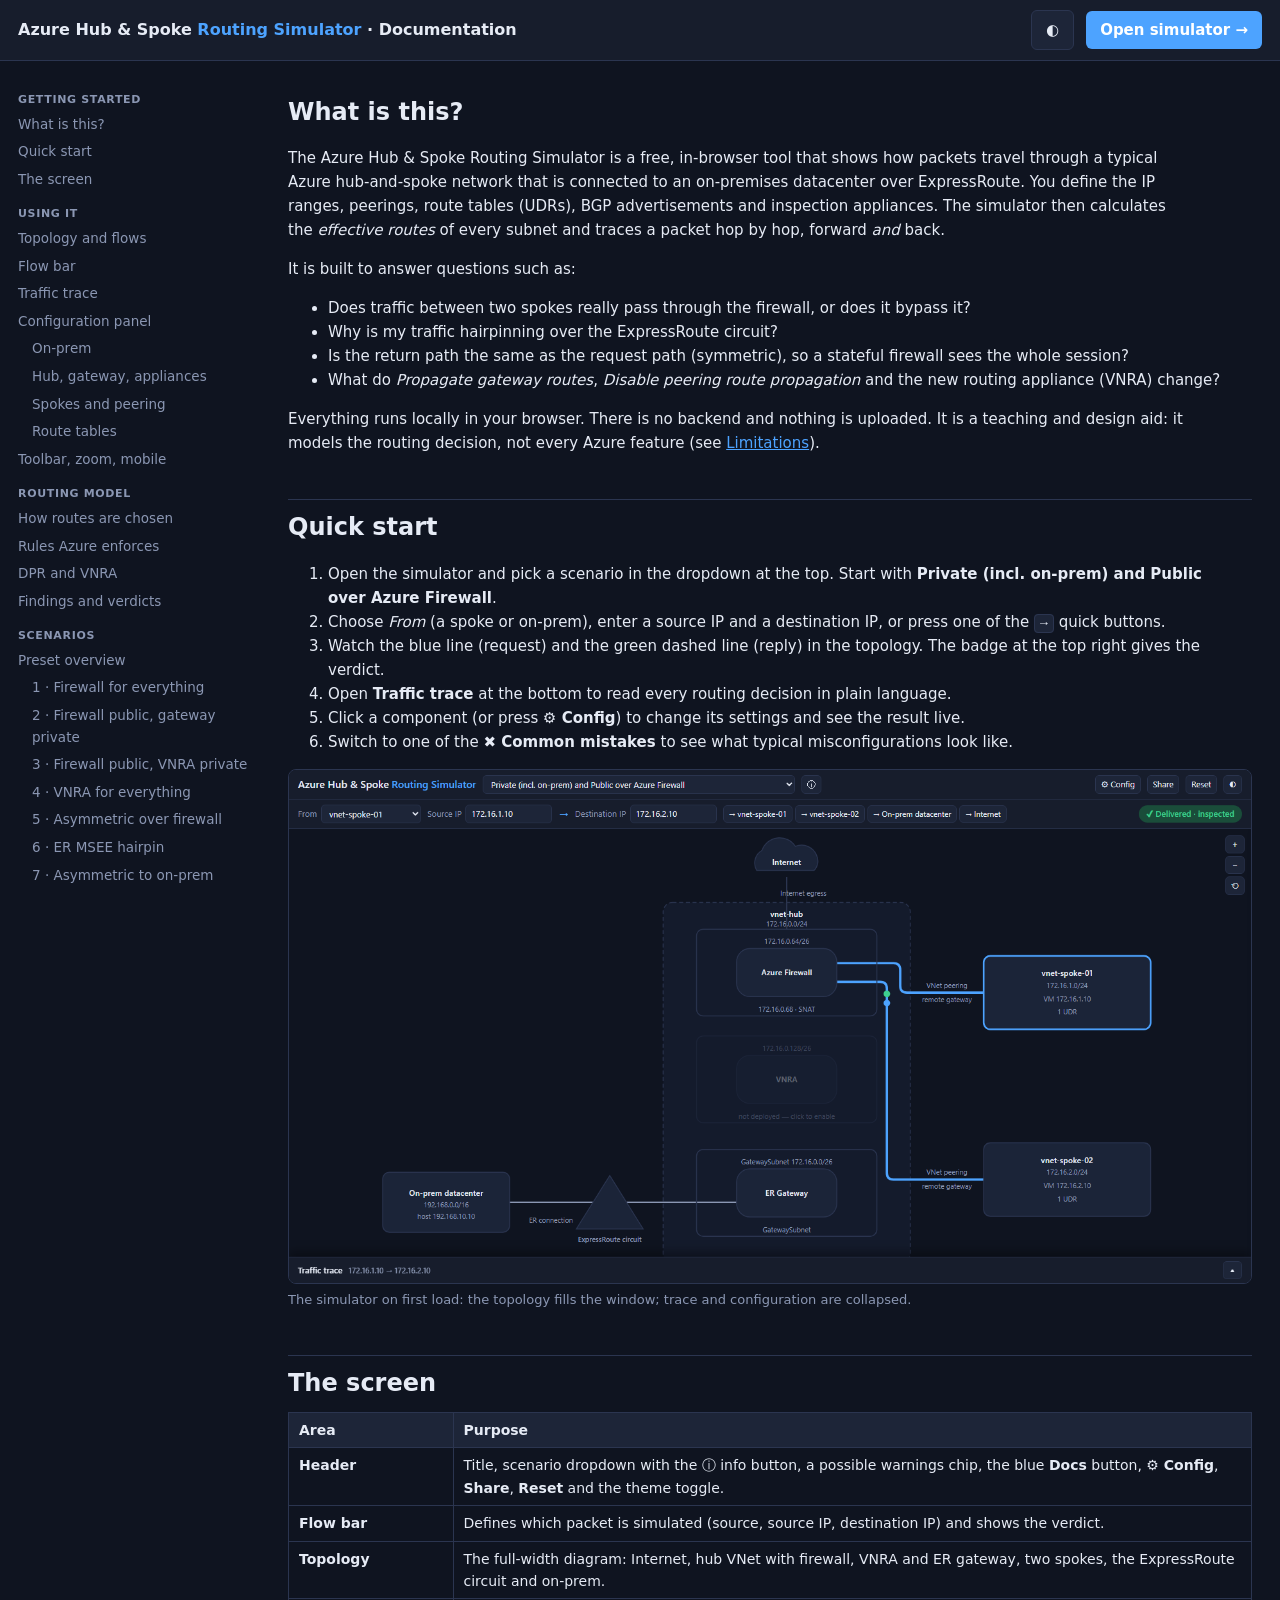
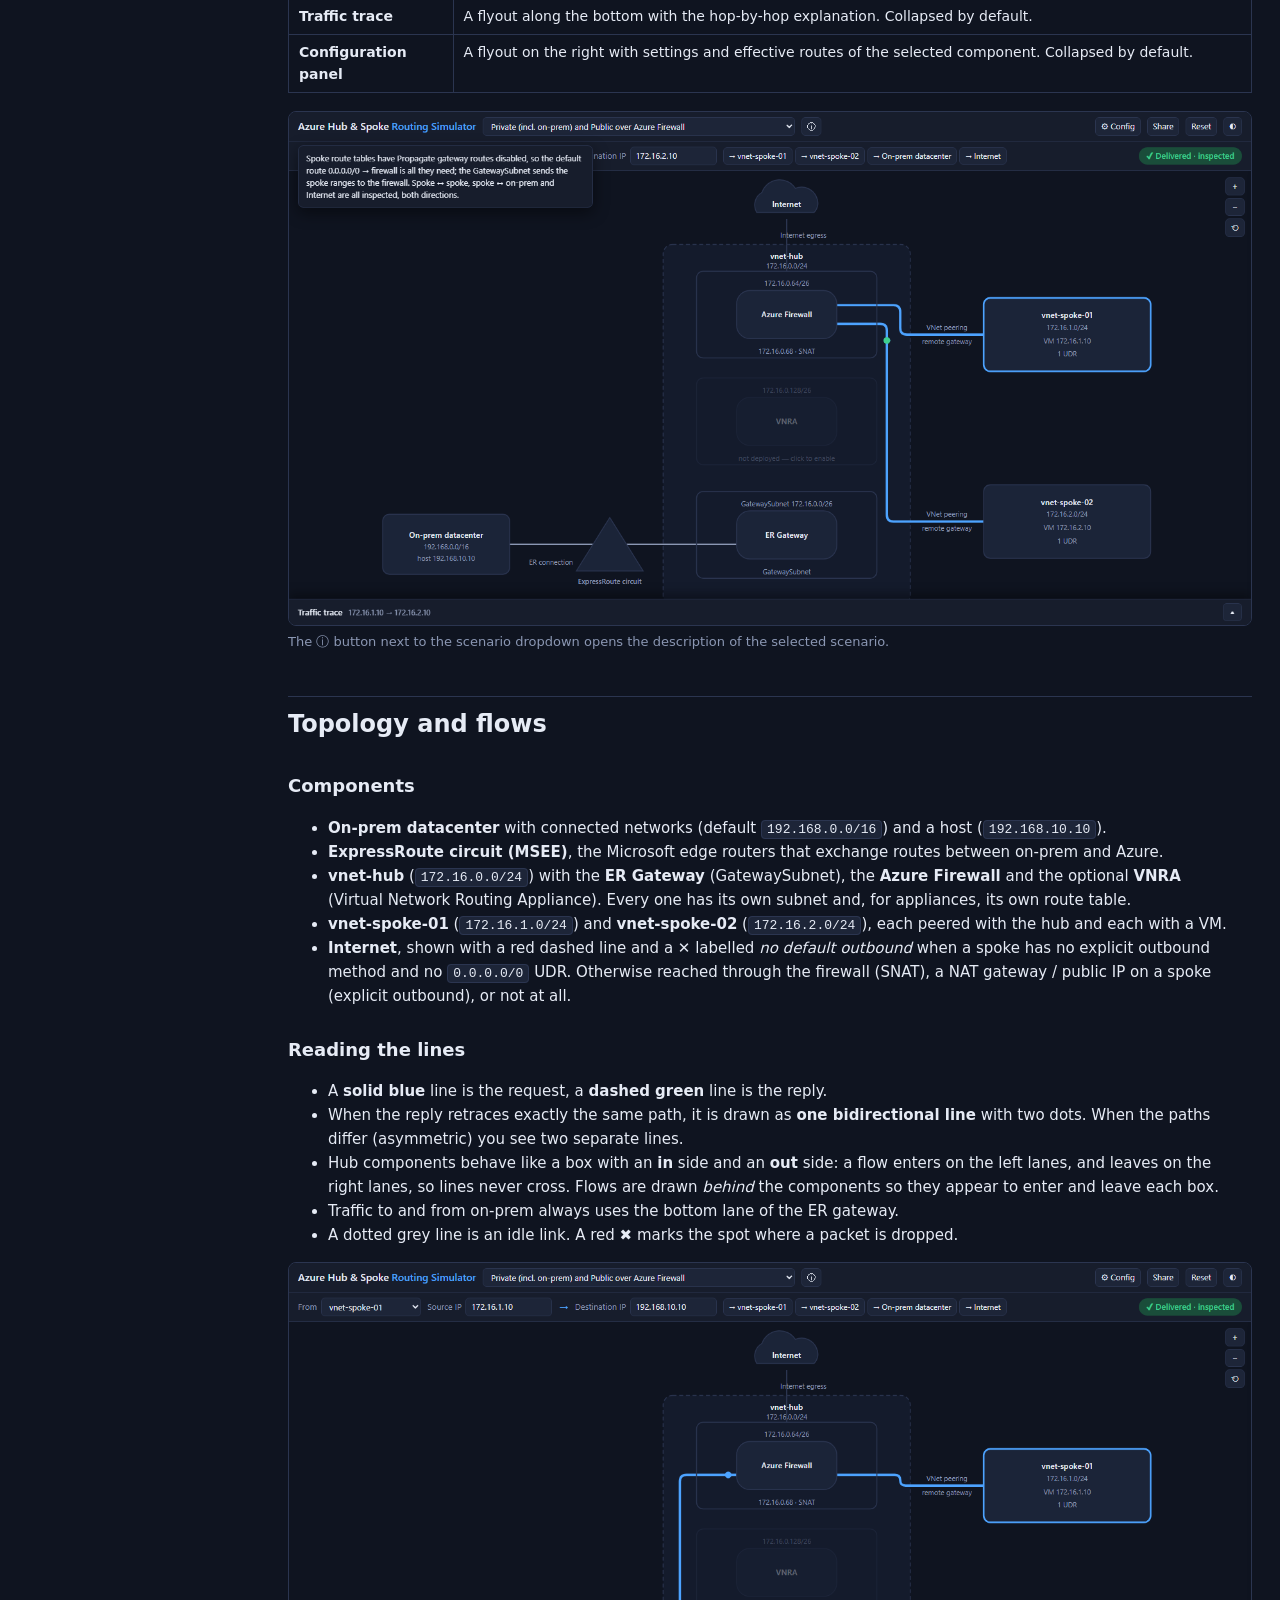
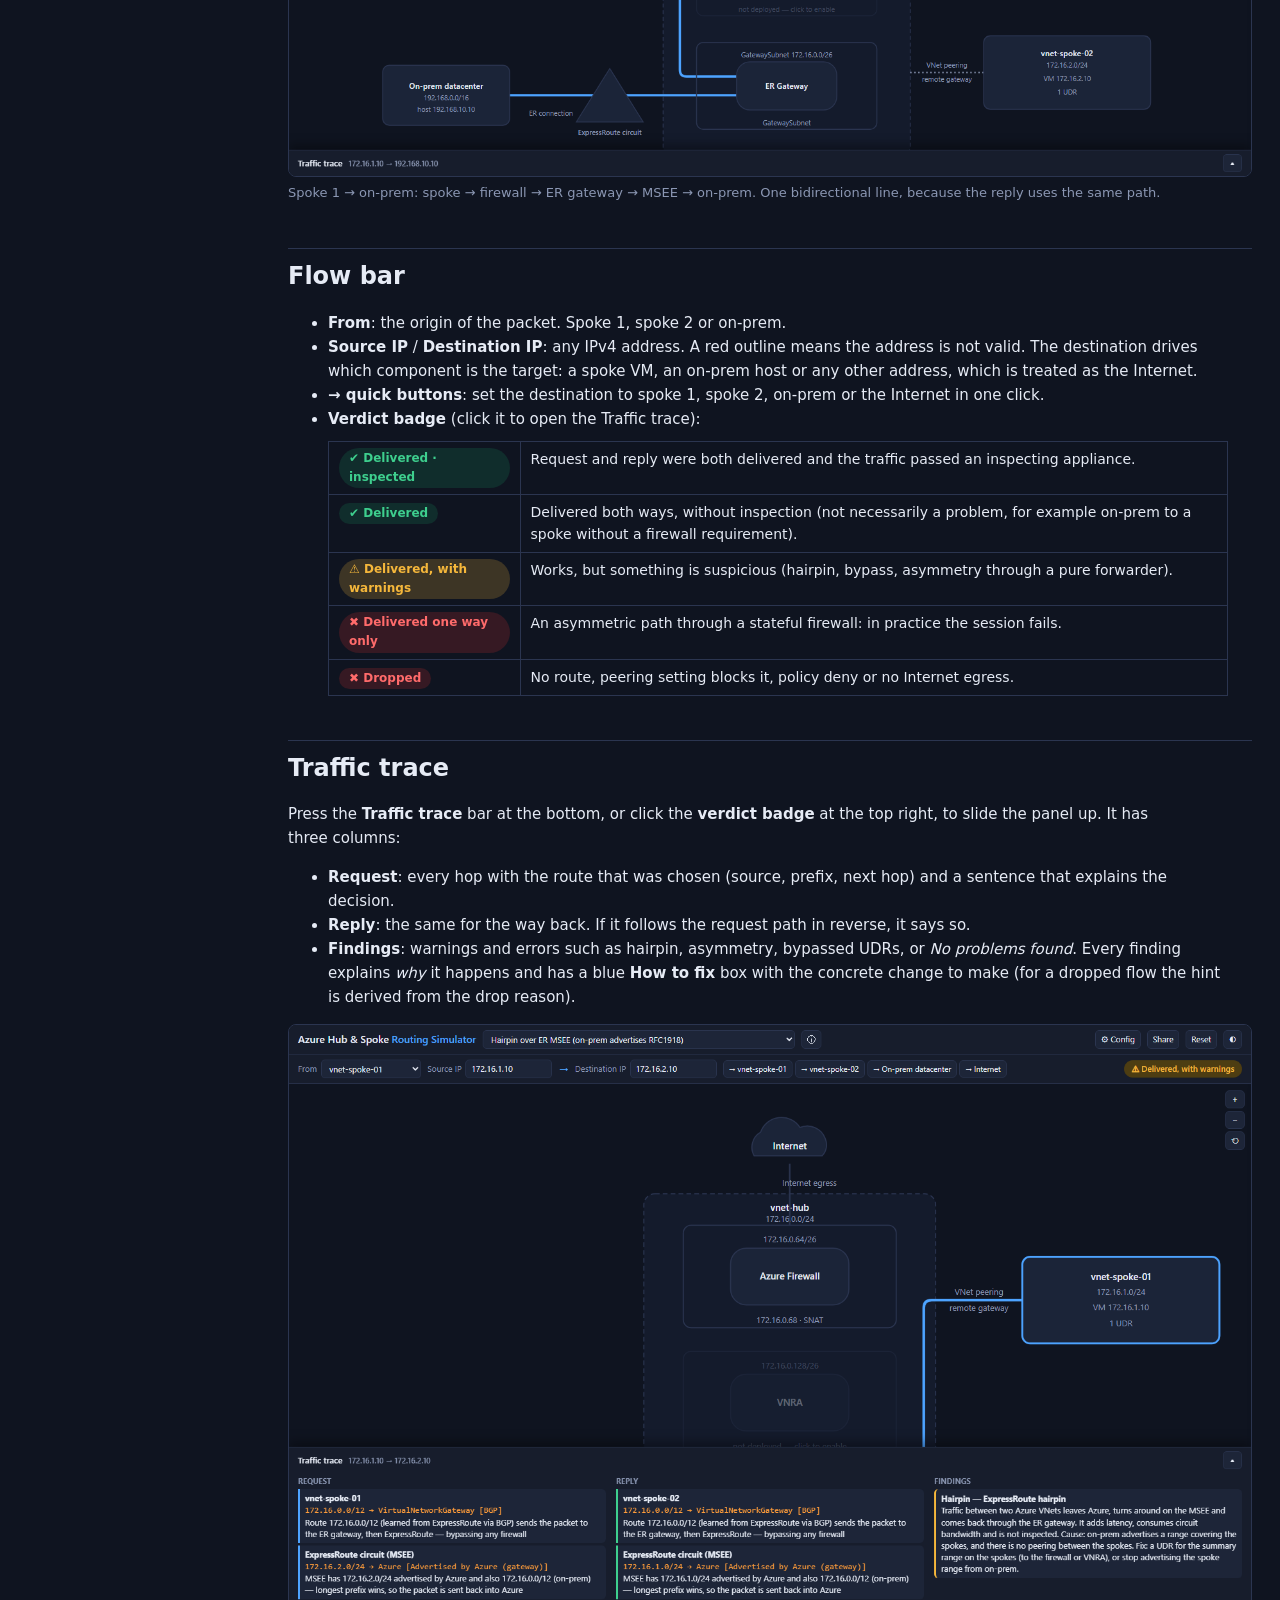
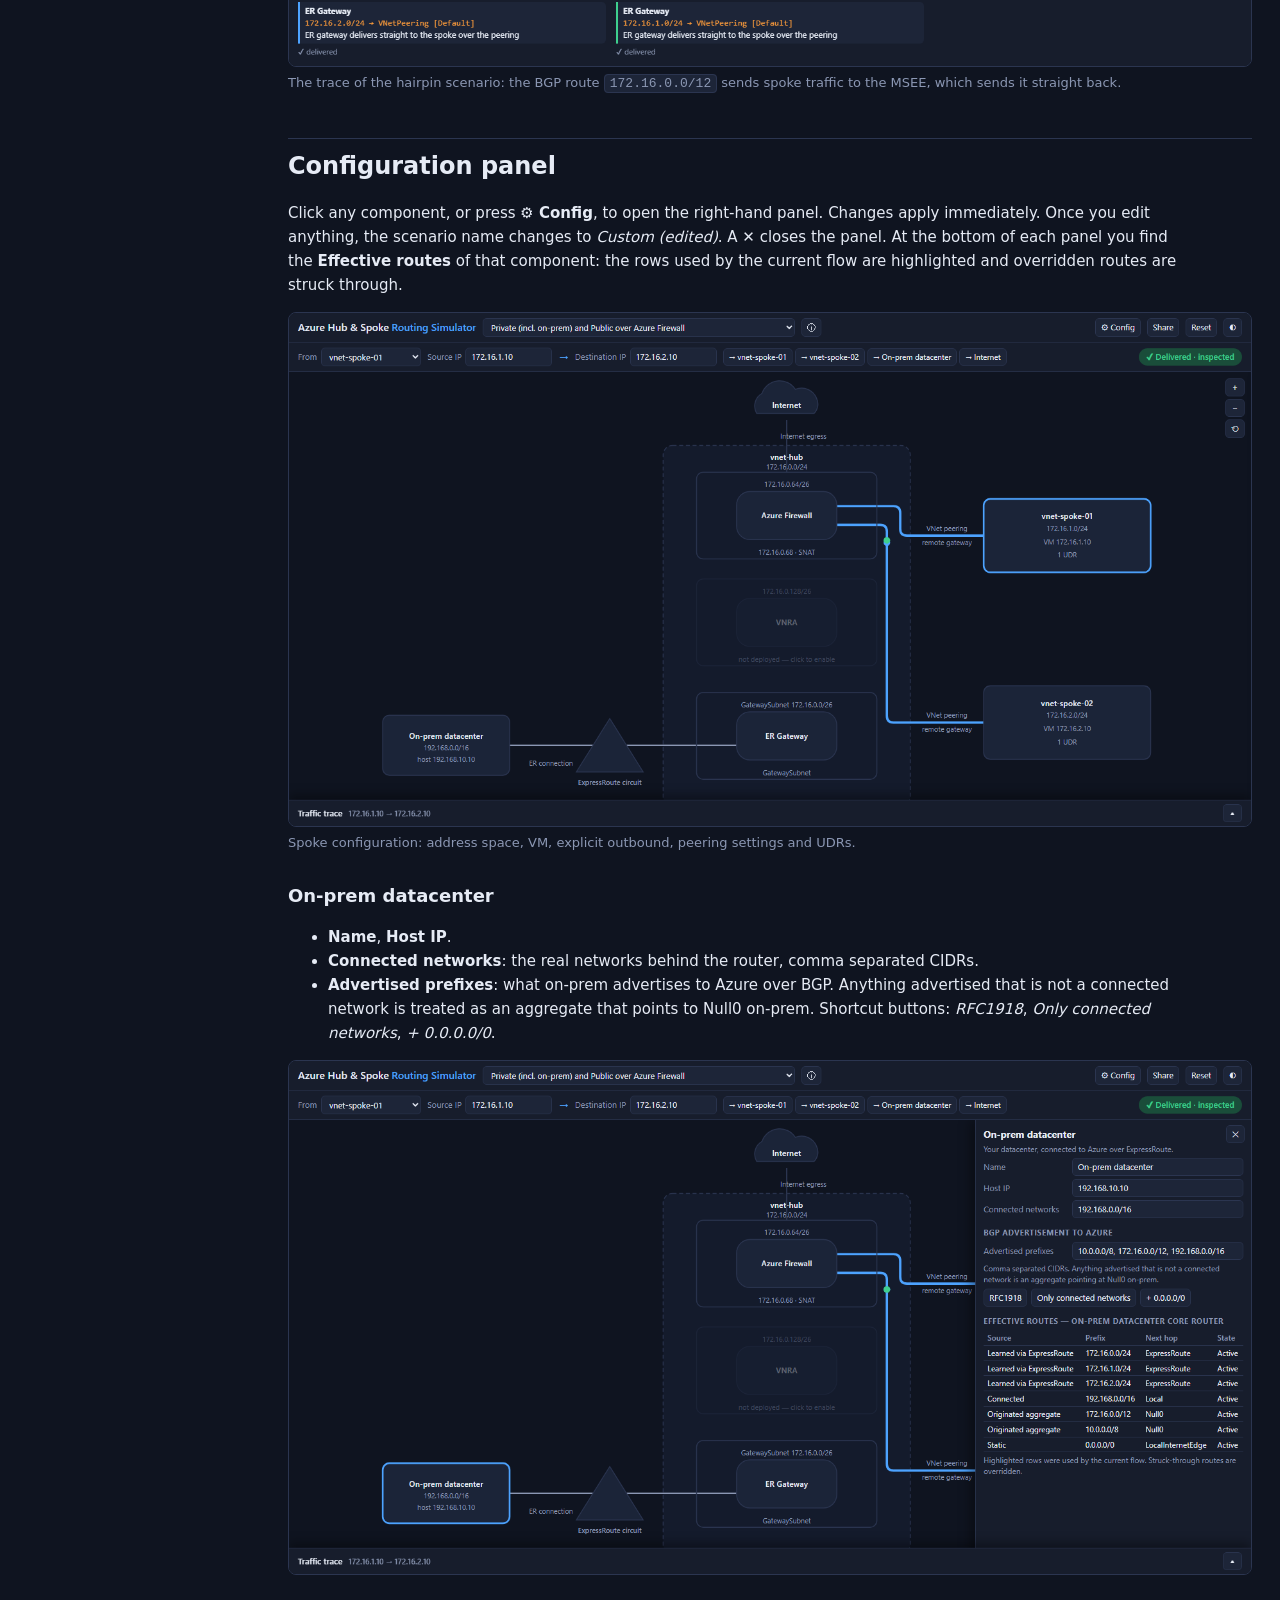
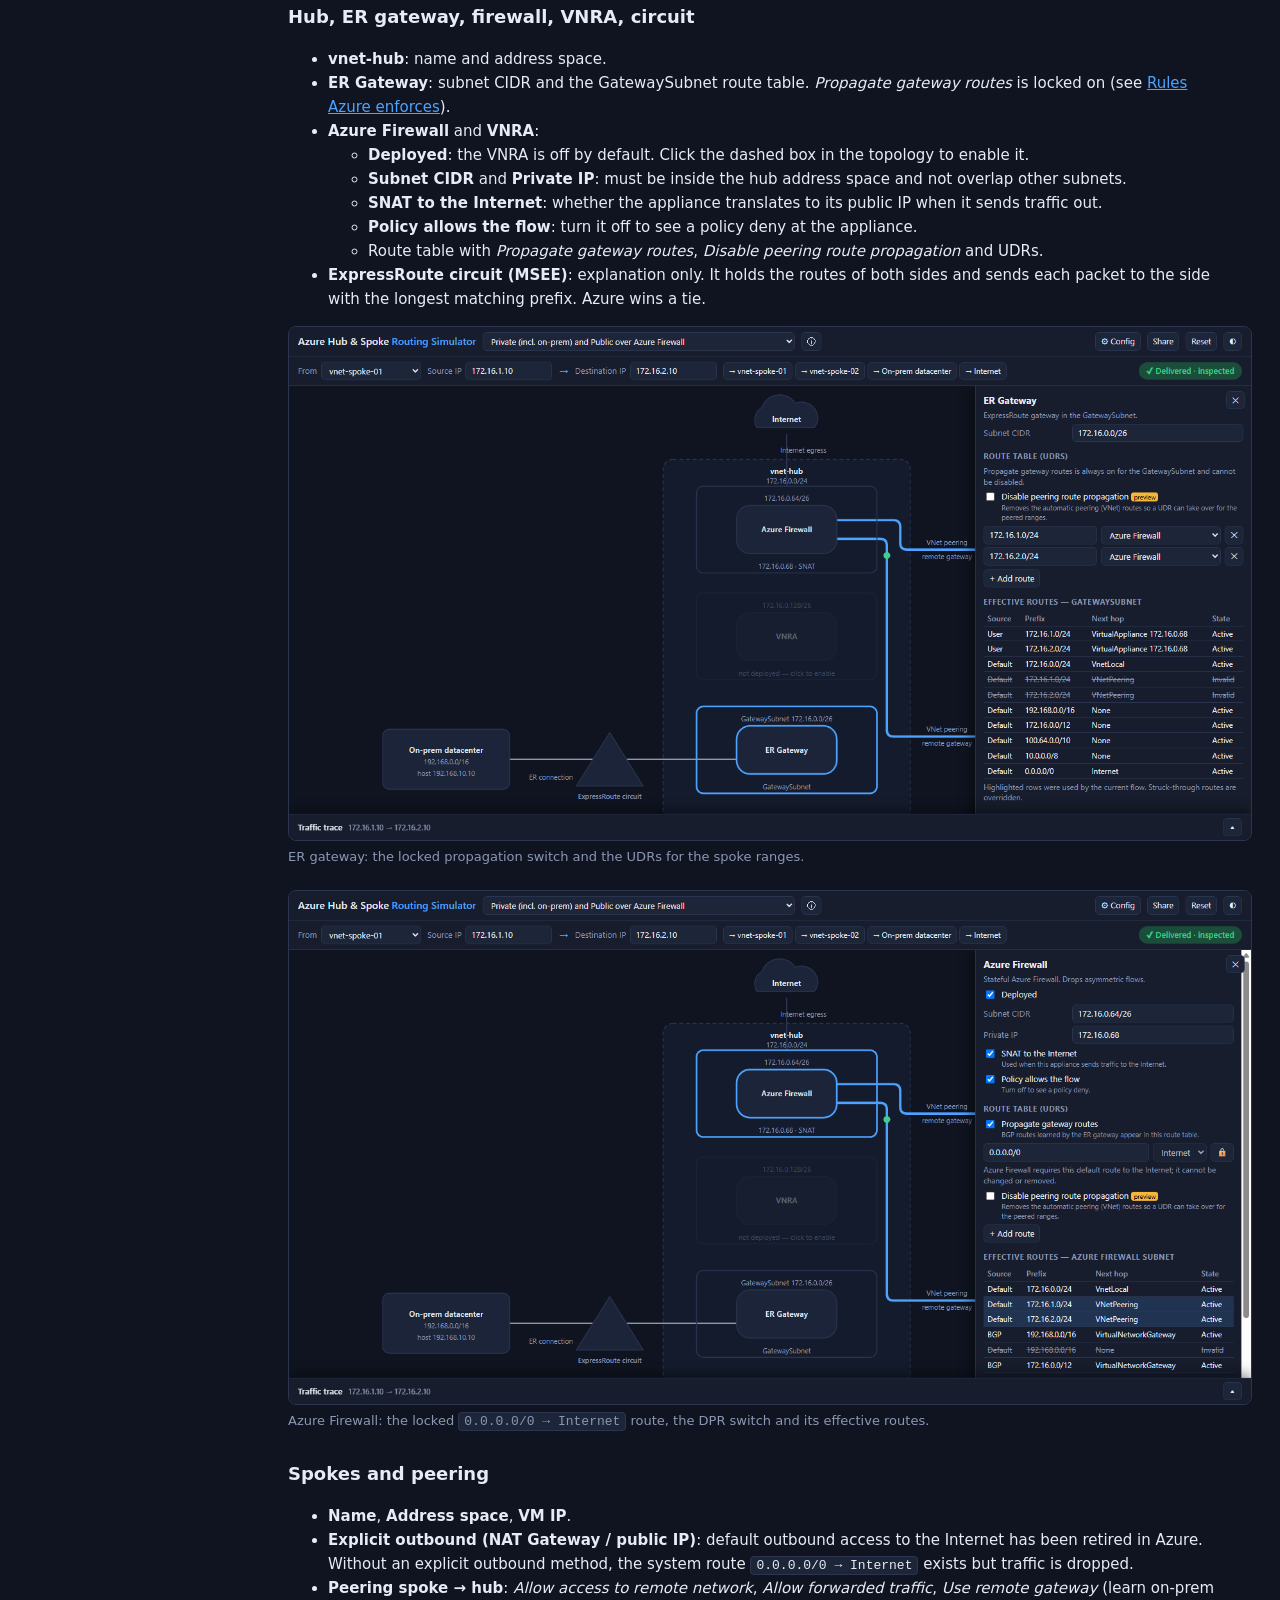
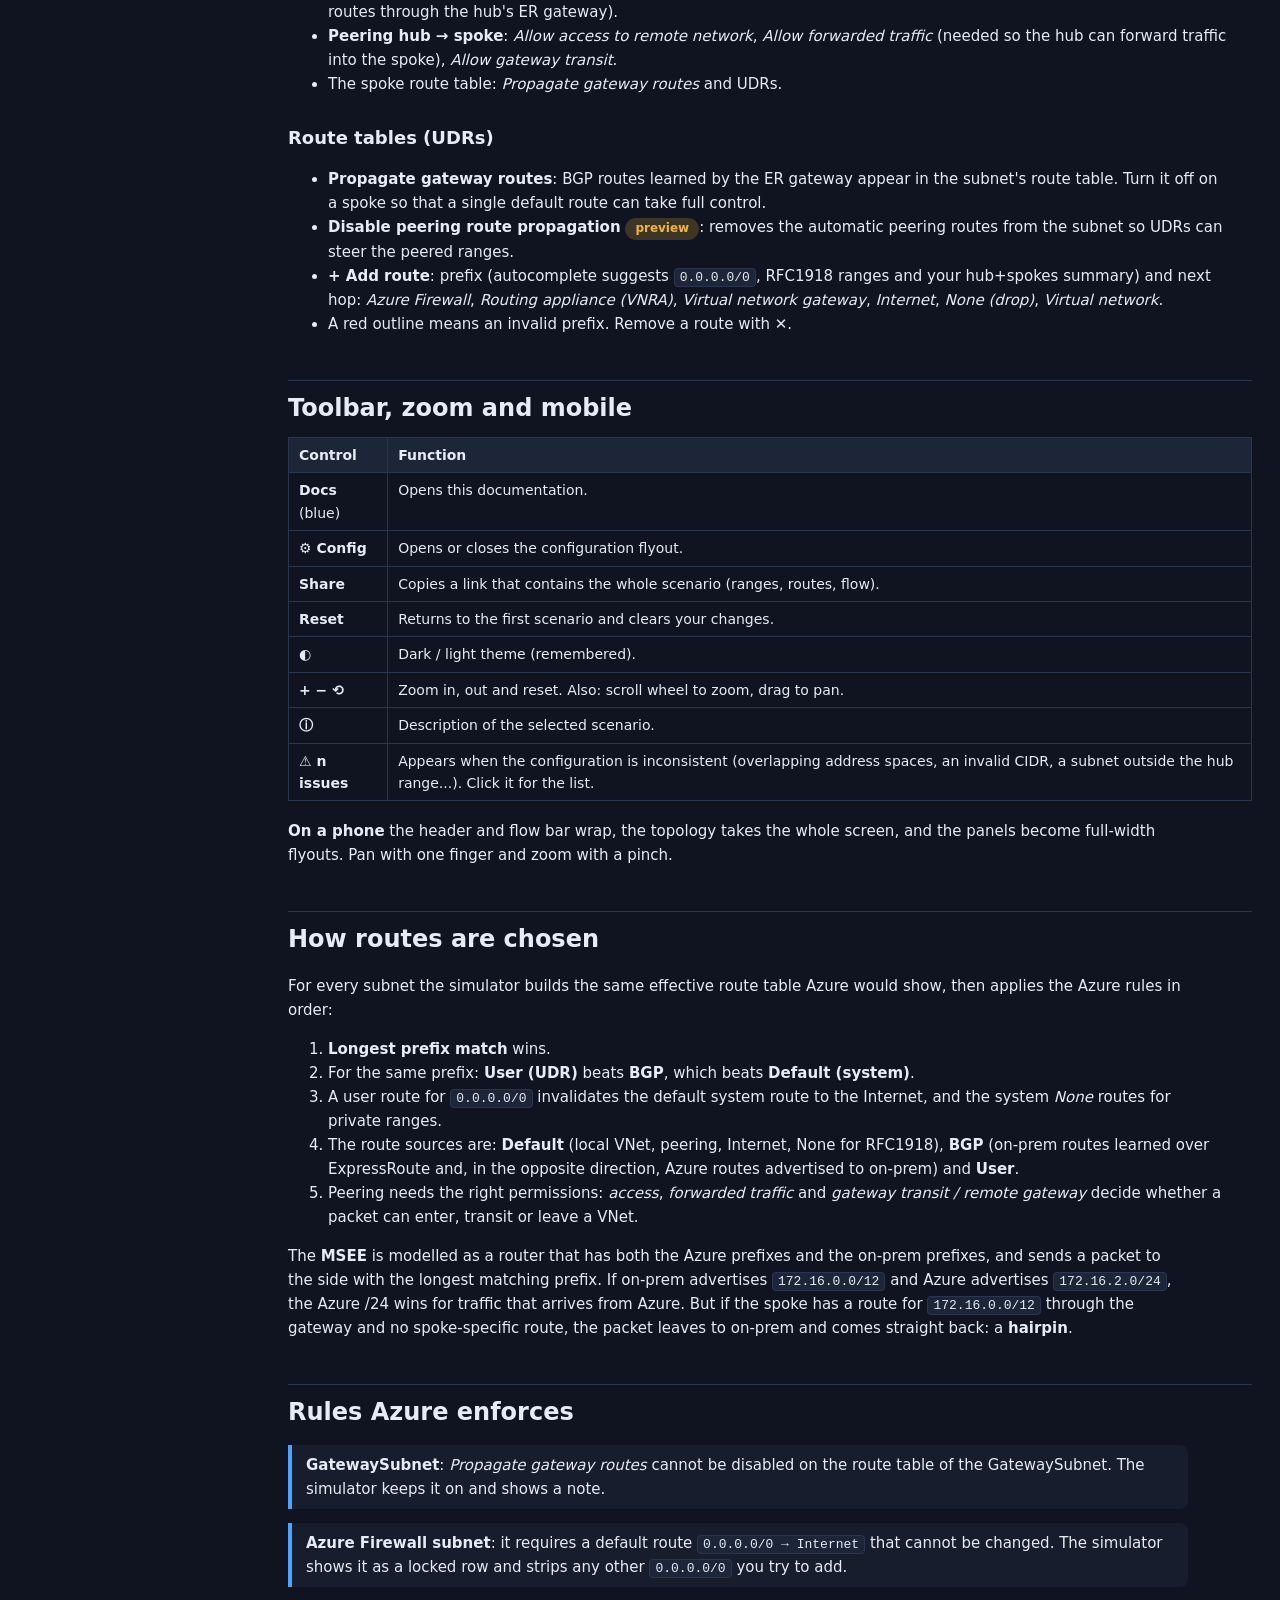
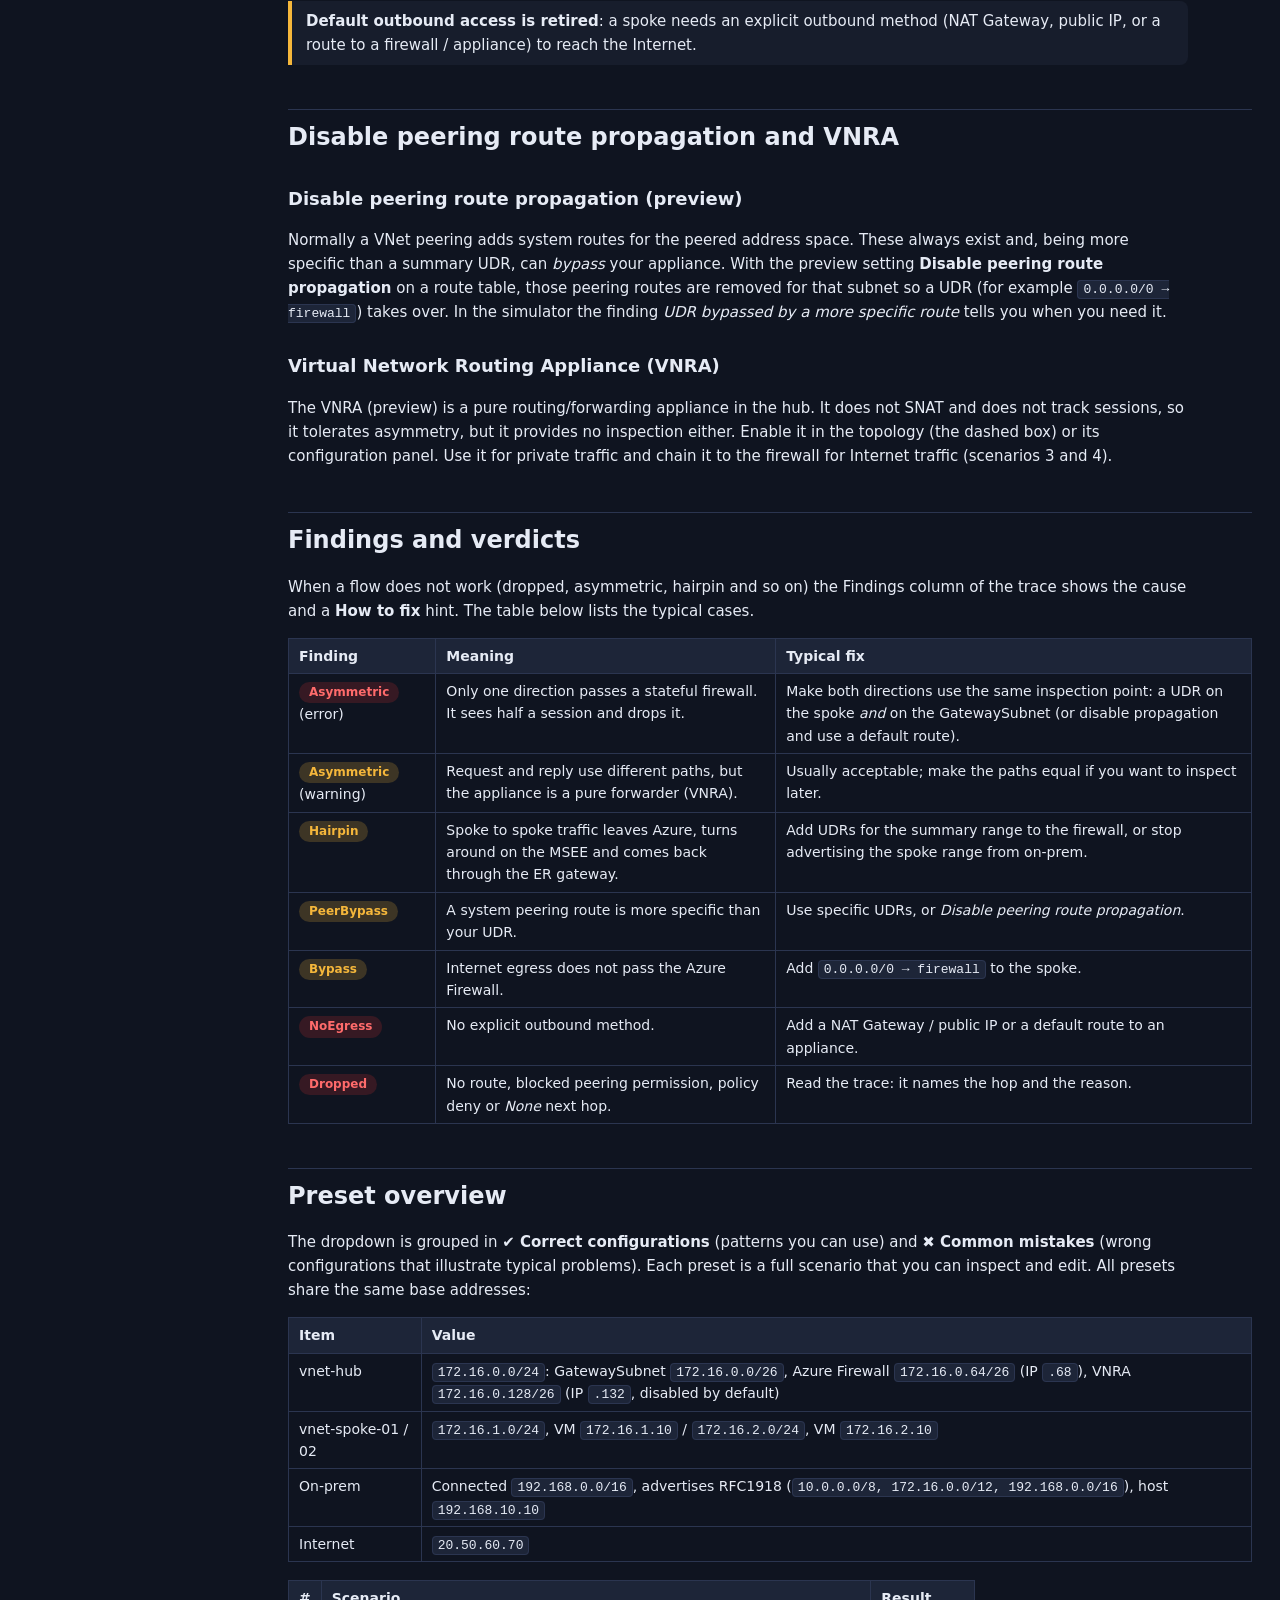
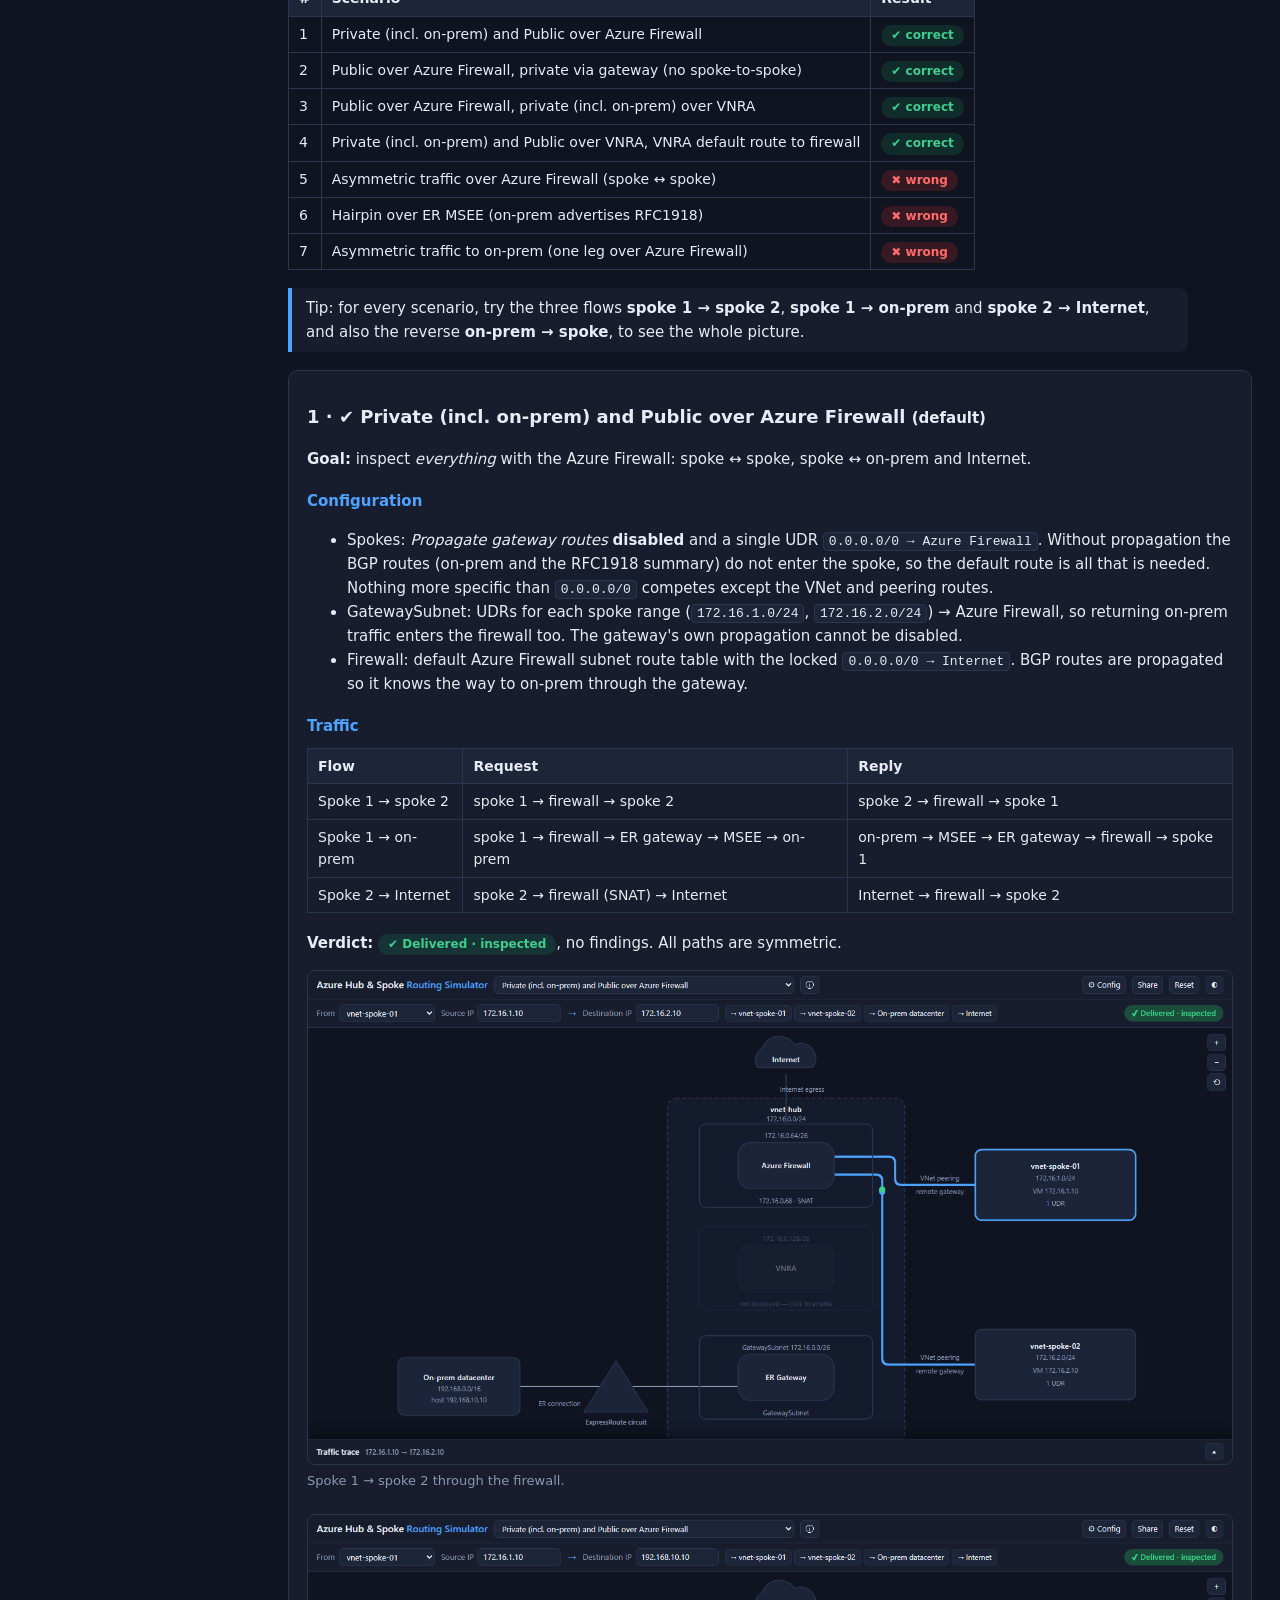
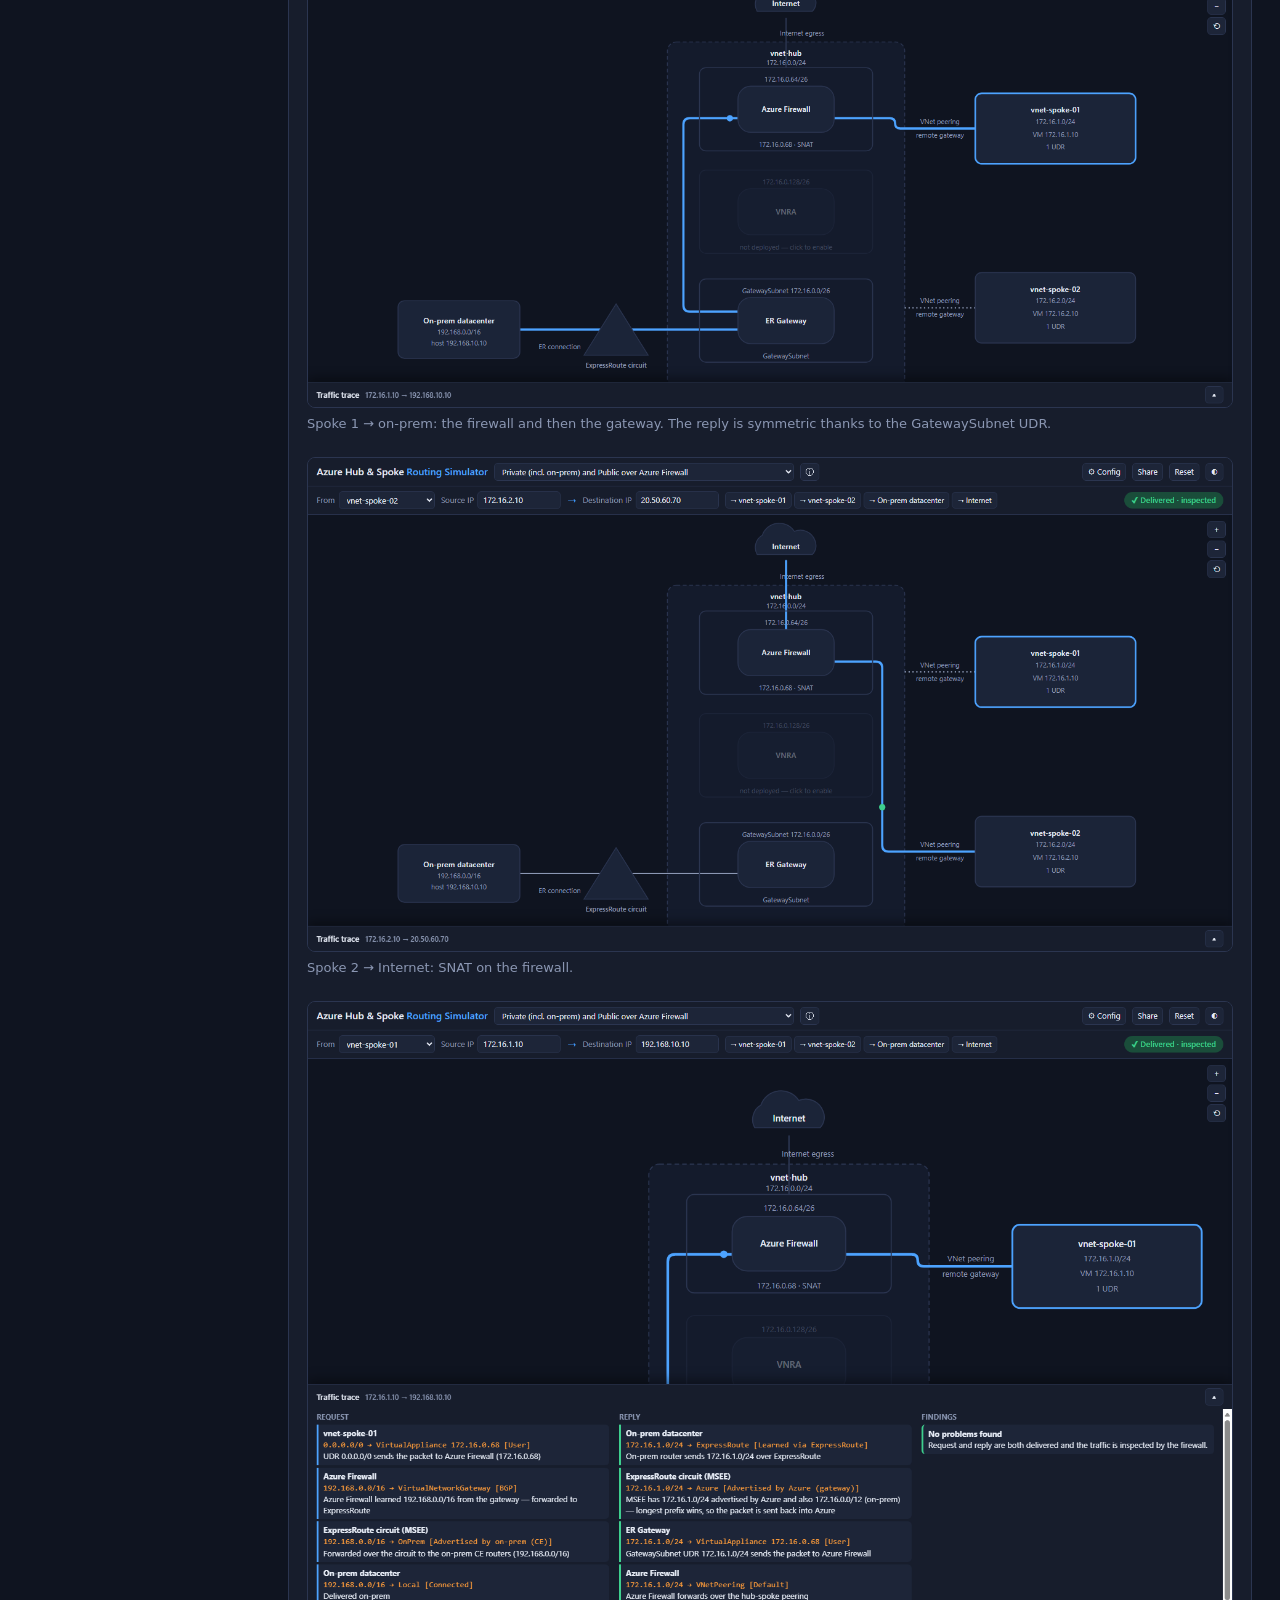
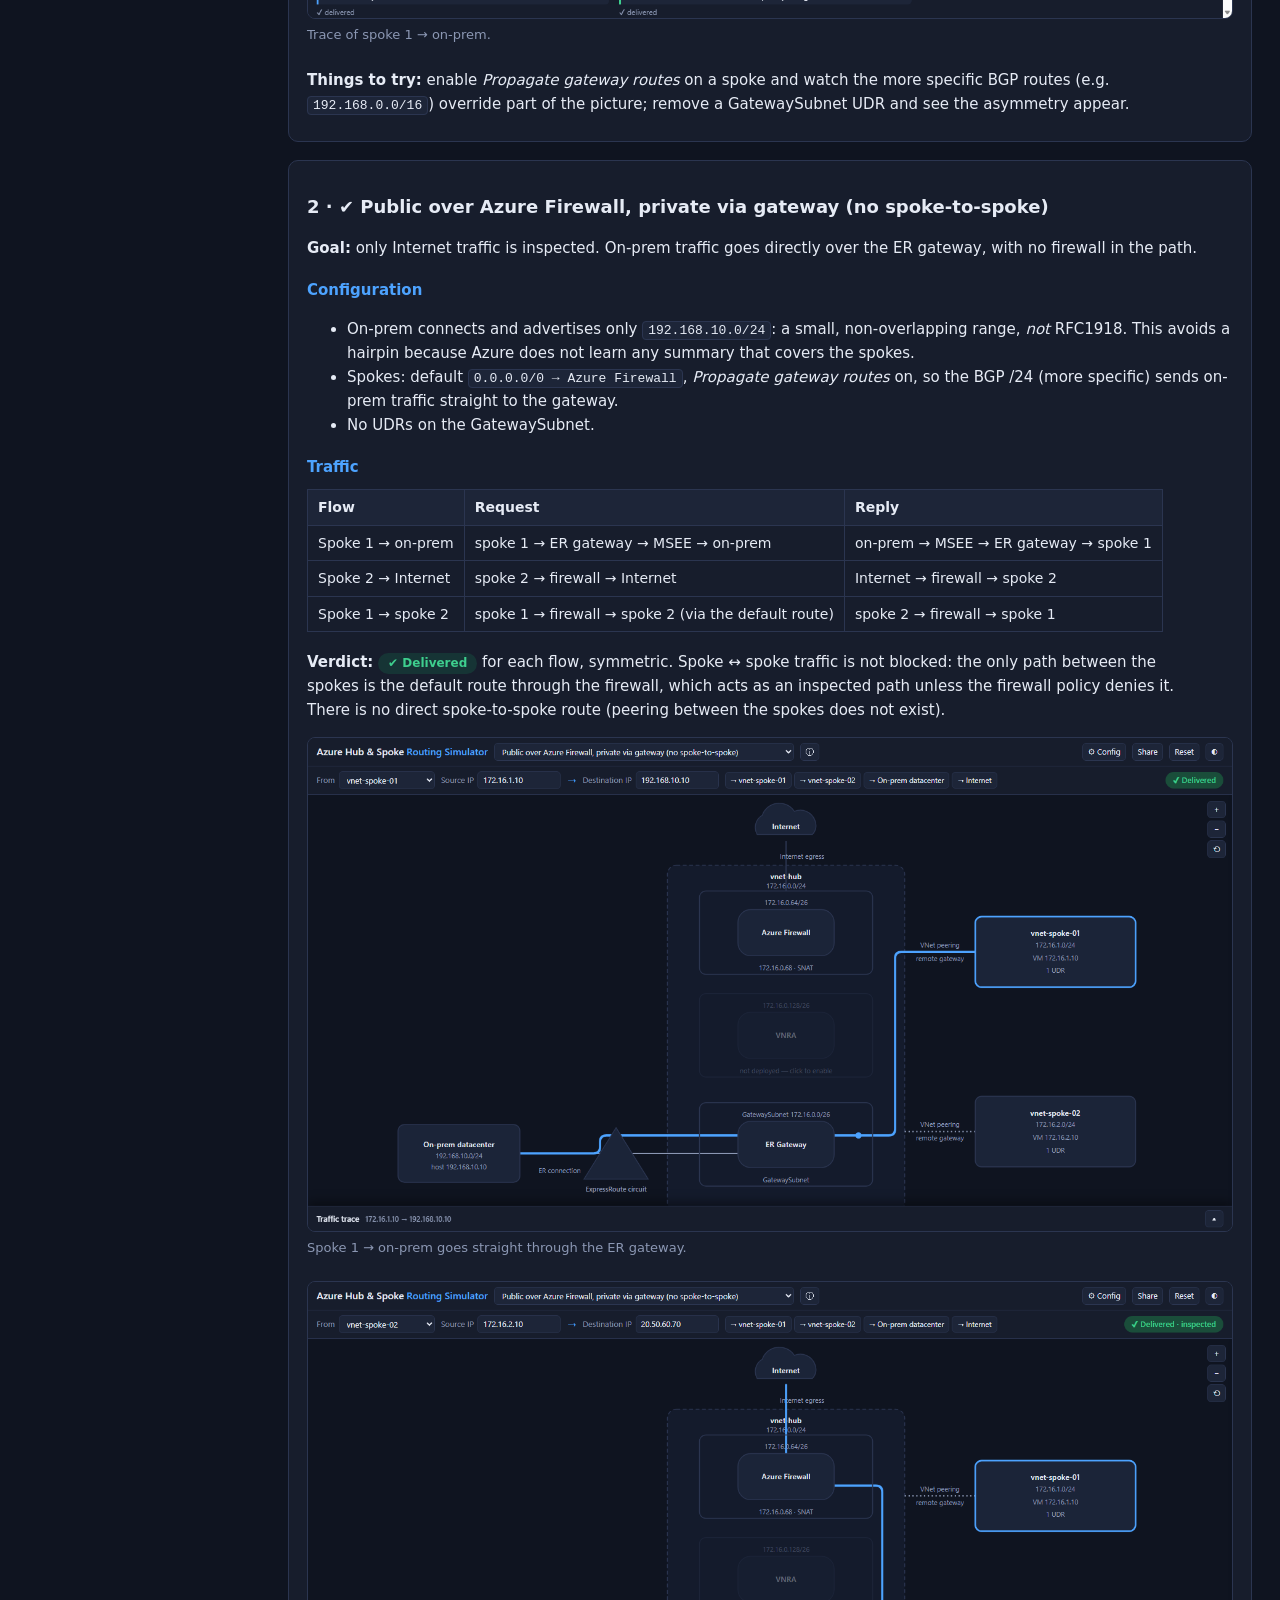
<file: docs.html>
<!DOCTYPE html>
<html lang="en">
<head>
<meta charset="utf-8">
<meta name="viewport" content="width=device-width,initial-scale=1">
<title>Documentation – Azure Hub &amp; Spoke Routing Simulator</title>
<style>
:root{--bg:#0f1420;--panel:#171d2c;--panel2:#1d2538;--line:#2b3550;--fg:#e6ebf5;--mut:#8b97b3;--acc:#4da3ff;--ok:#3ecf8e;--warn:#f5b73b;--err:#ff6b6b}
body.light{--bg:#f3f5fa;--panel:#fff;--panel2:#f0f3fa;--line:#cfd7e8;--fg:#1b2437;--mut:#5d6a88;--acc:#0b6bd3;--ok:#14935b;--warn:#b57a00;--err:#d12f2f}
*{box-sizing:border-box}
html{scroll-behavior:smooth}
body{margin:0;background:var(--bg);color:var(--fg);font:15px/1.6 "Segoe UI",system-ui,sans-serif}
a{color:var(--acc)}
header{position:sticky;top:0;z-index:10;display:flex;align-items:center;gap:12px;padding:10px 18px;background:var(--panel);border-bottom:1px solid var(--line)}
header h1{margin:0;font-size:16px;flex:1}
header h1 span{color:var(--acc)}
.btn{display:inline-block;background:var(--acc);color:#fff;text-decoration:none;border:0;border-radius:6px;padding:7px 14px;font:inherit;font-weight:600;cursor:pointer}
.btn.ghost{background:var(--panel2);color:var(--fg);border:1px solid var(--line)}
.wrap{display:flex;max-width:1280px;margin:0 auto}
nav{position:sticky;top:57px;align-self:flex-start;width:260px;flex:none;max-height:calc(100vh - 57px);overflow:auto;padding:18px 12px 30px 18px;font-size:13.5px}
nav a{display:block;padding:3px 0;color:var(--mut);text-decoration:none}
nav a:hover{color:var(--acc)}
nav a.sub{padding-left:14px}
nav b{display:block;margin:12px 0 2px;font-size:11px;text-transform:uppercase;letter-spacing:.06em;color:var(--mut)}
main{flex:1;min-width:0;padding:10px 28px 80px}
h2{margin:44px 0 8px;padding-top:8px;font-size:24px;border-top:1px solid var(--line)}
h2:first-child{border:0;margin-top:14px}
h3{margin:28px 0 6px;font-size:18px}
h4{margin:18px 0 4px;font-size:15px;color:var(--acc)}
p,li{max-width:900px}
code{background:var(--panel2);border:1px solid var(--line);border-radius:4px;padding:1px 5px;font:13px Consolas,monospace}
figure{margin:14px 0 22px}
figure img{display:block;width:100%;max-width:1000px;border:1px solid var(--line);border-radius:8px;cursor:zoom-in}
figcaption{margin-top:6px;font-size:13px;color:var(--mut)}
table{border-collapse:collapse;margin:10px 0 18px;font-size:14px;max-width:100%;display:block;overflow-x:auto}
th,td{border:1px solid var(--line);padding:6px 10px;text-align:left;vertical-align:top}
th{background:var(--panel2)}
.tag{display:inline-block;border-radius:999px;padding:1px 10px;font-size:12px;font-weight:700}
.tag.ok{background:#14935b33;color:var(--ok)}.tag.bad{background:#d12f2f33;color:var(--err)}.tag.warn{background:#f5b73b33;color:var(--warn)}
.card{background:var(--panel);border:1px solid var(--line);border-radius:10px;padding:4px 18px 10px;margin:18px 0}
.callout{border-left:4px solid var(--acc);background:var(--panel);padding:8px 14px;margin:14px 0;border-radius:0 8px 8px 0;max-width:900px}
.callout.warn{border-color:var(--warn)}
#lb{position:fixed;inset:0;background:#000d;display:none;align-items:center;justify-content:center;z-index:50;cursor:zoom-out}
#lb img{max-width:96vw;max-height:94vh}
@media(max-width:860px){nav{display:none}main{padding:6px 14px 60px}}
</style>
</head>
<body>
<header>
  <h1>Azure Hub &amp; Spoke <span>Routing Simulator</span> · Documentation</h1>
  <button class="btn ghost" id="bTheme" title="Toggle theme">◐</button>
  <a class="btn" href="index.html">Open simulator →</a>
</header>
<div class="wrap">
<nav>
  <b>Getting started</b>
  <a href="#what">What is this?</a>
  <a href="#quickstart">Quick start</a>
  <a href="#screen">The screen</a>
  <b>Using it</b>
  <a href="#topology">Topology and flows</a>
  <a href="#flowbar">Flow bar</a>
  <a href="#trace">Traffic trace</a>
  <a href="#config">Configuration panel</a>
  <a class="sub" href="#cfg-onprem">On-prem</a>
  <a class="sub" href="#cfg-hub">Hub, gateway, appliances</a>
  <a class="sub" href="#cfg-spoke">Spokes and peering</a>
  <a class="sub" href="#cfg-rt">Route tables</a>
  <a href="#toolbar">Toolbar, zoom, mobile</a>
  <b>Routing model</b>
  <a href="#model">How routes are chosen</a>
  <a href="#locked">Rules Azure enforces</a>
  <a href="#features">DPR and VNRA</a>
  <a href="#findings">Findings and verdicts</a>
  <b>Scenarios</b>
  <a href="#presets">Preset overview</a>
  <a class="sub" href="#p-fw-all">1 · Firewall for everything</a>
  <a class="sub" href="#p-fw-public">2 · Firewall public, gateway private</a>
  <a class="sub" href="#p-vnra-private">3 · Firewall public, VNRA private</a>
  <a class="sub" href="#p-vnra-all">4 · VNRA for everything</a>
  <a class="sub" href="#p-bad-asym-fw">5 · Asymmetric over firewall</a>
  <a class="sub" href="#p-bad-hairpin">6 · ER MSEE hairpin</a>
  <a class="sub" href="#p-bad-asym-onprem">7 · Asymmetric to on-prem</a>
  <b>Reference</b>
  <a href="#sharing">Sharing and saving</a>
  <a href="#limits">Limitations</a>
  <a href="#dev">Run, test, host</a>
  <a href="#glossary">Glossary</a>
</nav>
<main>

<h2 id="what">What is this?</h2>
<p>The Azure Hub &amp; Spoke Routing Simulator is a free, in-browser tool that shows how packets travel through a typical Azure hub-and-spoke network that is connected to an on-premises datacenter over ExpressRoute. You define the IP ranges, peerings, route tables (UDRs), BGP advertisements and inspection appliances. The simulator then calculates the <em>effective routes</em> of every subnet and traces a packet hop by hop, forward <em>and</em> back.</p>
<p>It is built to answer questions such as:</p>
<ul>
  <li>Does traffic between two spokes really pass through the firewall, or does it bypass it?</li>
  <li>Why is my traffic hairpinning over the ExpressRoute circuit?</li>
  <li>Is the return path the same as the request path (symmetric), so a stateful firewall sees the whole session?</li>
  <li>What do <em>Propagate gateway routes</em>, <em>Disable peering route propagation</em> and the new routing appliance (VNRA) change?</li>
</ul>
<p>Everything runs locally in your browser. There is no backend and nothing is uploaded. It is a teaching and design aid: it models the routing decision, not every Azure feature (see <a href="#limits">Limitations</a>).</p>

<h2 id="quickstart">Quick start</h2>
<ol>
  <li>Open the simulator and pick a scenario in the dropdown at the top. Start with <strong>Private (incl. on-prem) and Public over Azure Firewall</strong>.</li>
  <li>Choose <em>From</em> (a spoke or on-prem), enter a source IP and a destination IP, or press one of the <code>→</code> quick buttons.</li>
  <li>Watch the blue line (request) and the green dashed line (reply) in the topology. The badge at the top right gives the verdict.</li>
  <li>Open <strong>Traffic trace</strong> at the bottom to read every routing decision in plain language.</li>
  <li>Click a component (or press <strong>⚙ Config</strong>) to change its settings and see the result live.</li>
  <li>Switch to one of the <strong>✖ Common mistakes</strong> to see what typical misconfigurations look like.</li>
</ol>
<figure><img src="docs/img/overview.png" alt="The simulator showing a spoke to spoke flow through the Azure Firewall"><figcaption>The simulator on first load: the topology fills the window; trace and configuration are collapsed.</figcaption></figure>

<h2 id="screen">The screen</h2>
<table>
<tr><th>Area</th><th>Purpose</th></tr>
<tr><td><strong>Header</strong></td><td>Title, scenario dropdown with the ⓘ info button, a possible warnings chip, the blue <strong>Docs</strong> button, <strong>⚙ Config</strong>, <strong>Share</strong>, <strong>Reset</strong> and the theme toggle.</td></tr>
<tr><td><strong>Flow bar</strong></td><td>Defines which packet is simulated (source, source IP, destination IP) and shows the verdict.</td></tr>
<tr><td><strong>Topology</strong></td><td>The full-width diagram: Internet, hub VNet with firewall, VNRA and ER gateway, two spokes, the ExpressRoute circuit and on-prem.</td></tr>
<tr><td><strong>Traffic trace</strong></td><td>A flyout along the bottom with the hop-by-hop explanation. Collapsed by default.</td></tr>
<tr><td><strong>Configuration panel</strong></td><td>A flyout on the right with settings and effective routes of the selected component. Collapsed by default.</td></tr>
</table>
<figure><img src="docs/img/info.png" alt="Scenario description popover"><figcaption>The ⓘ button next to the scenario dropdown opens the description of the selected scenario.</figcaption></figure>

<h2 id="topology">Topology and flows</h2>
<h3>Components</h3>
<ul>
  <li><strong>On-prem datacenter</strong> with connected networks (default <code>192.168.0.0/16</code>) and a host (<code>192.168.10.10</code>).</li>
  <li><strong>ExpressRoute circuit (MSEE)</strong>, the Microsoft edge routers that exchange routes between on-prem and Azure.</li>
  <li><strong>vnet-hub</strong> (<code>172.16.0.0/24</code>) with the <strong>ER Gateway</strong> (GatewaySubnet), the <strong>Azure Firewall</strong> and the optional <strong>VNRA</strong> (Virtual Network Routing Appliance). Every one has its own subnet and, for appliances, its own route table.</li>
  <li><strong>vnet-spoke-01</strong> (<code>172.16.1.0/24</code>) and <strong>vnet-spoke-02</strong> (<code>172.16.2.0/24</code>), each peered with the hub and each with a VM.</li>
  <li><strong>Internet</strong>, shown with a red dashed line and a ✕ labelled <em>no default outbound</em> when a spoke has no explicit outbound method and no <code>0.0.0.0/0</code> UDR. Otherwise reached through the firewall (SNAT), a NAT gateway / public IP on a spoke (explicit outbound), or not at all.</li>
</ul>
<h3>Reading the lines</h3>
<ul>
  <li>A <strong>solid blue</strong> line is the request, a <strong>dashed green</strong> line is the reply.</li>
  <li>When the reply retraces exactly the same path, it is drawn as <strong>one bidirectional line</strong> with two dots. When the paths differ (asymmetric) you see two separate lines.</li>
  <li>Hub components behave like a box with an <strong>in</strong> side and an <strong>out</strong> side: a flow enters on the left lanes, and leaves on the right lanes, so lines never cross. Flows are drawn <em>behind</em> the components so they appear to enter and leave each box.</li>
  <li>Traffic to and from on-prem always uses the bottom lane of the ER gateway.</li>
  <li>A dotted grey line is an idle link. A red ✖ marks the spot where a packet is dropped.</li>
</ul>
<figure><img src="docs/img/fw-all-b.png" alt="Spoke 1 to on-prem through firewall and ER gateway"><figcaption>Spoke 1 → on-prem: spoke → firewall → ER gateway → MSEE → on-prem. One bidirectional line, because the reply uses the same path.</figcaption></figure>

<h2 id="flowbar">Flow bar</h2>
<ul>
  <li><strong>From</strong>: the origin of the packet. Spoke 1, spoke 2 or on-prem.</li>
  <li><strong>Source IP</strong> / <strong>Destination IP</strong>: any IPv4 address. A red outline means the address is not valid. The destination drives which component is the target: a spoke VM, an on-prem host or any other address, which is treated as the Internet.</li>
  <li><strong>→ quick buttons</strong>: set the destination to spoke 1, spoke 2, on-prem or the Internet in one click.</li>
  <li><strong>Verdict badge</strong> (click it to open the Traffic trace):
    <table>
      <tr><td><span class="tag ok">✔ Delivered · inspected</span></td><td>Request and reply were both delivered and the traffic passed an inspecting appliance.</td></tr>
      <tr><td><span class="tag ok">✔ Delivered</span></td><td>Delivered both ways, without inspection (not necessarily a problem, for example on-prem to a spoke without a firewall requirement).</td></tr>
      <tr><td><span class="tag warn">⚠ Delivered, with warnings</span></td><td>Works, but something is suspicious (hairpin, bypass, asymmetry through a pure forwarder).</td></tr>
      <tr><td><span class="tag bad">✖ Delivered one way only</span></td><td>An asymmetric path through a stateful firewall: in practice the session fails.</td></tr>
      <tr><td><span class="tag bad">✖ Dropped</span></td><td>No route, peering setting blocks it, policy deny or no Internet egress.</td></tr>
    </table>
  </li>
</ul>

<h2 id="trace">Traffic trace</h2>
<p>Press the <strong>Traffic trace</strong> bar at the bottom, or click the <strong>verdict badge</strong> at the top right, to slide the panel up. It has three columns:</p>
<ul>
  <li><strong>Request</strong>: every hop with the route that was chosen (source, prefix, next hop) and a sentence that explains the decision.</li>
  <li><strong>Reply</strong>: the same for the way back. If it follows the request path in reverse, it says so.</li>
  <li><strong>Findings</strong>: warnings and errors such as hairpin, asymmetry, bypassed UDRs, or <em>No problems found</em>. Every finding explains <em>why</em> it happens and has a blue <strong>How to fix</strong> box with the concrete change to make (for a dropped flow the hint is derived from the drop reason).</li>
</ul>
<figure><img src="docs/img/bad-hairpin-a-trace.png" alt="Trace showing an ExpressRoute hairpin"><figcaption>The trace of the hairpin scenario: the BGP route <code>172.16.0.0/12</code> sends spoke traffic to the MSEE, which sends it straight back.</figcaption></figure>

<h2 id="config">Configuration panel</h2>
<p>Click any component, or press <strong>⚙ Config</strong>, to open the right-hand panel. Changes apply immediately. Once you edit anything, the scenario name changes to <em>Custom (edited)</em>. A ✕ closes the panel. At the bottom of each panel you find the <strong>Effective routes</strong> of that component: the rows used by the current flow are highlighted and overridden routes are struck through.</p>
<figure><img src="docs/img/config-spoke.png" alt="Configuration panel of a spoke"><figcaption>Spoke configuration: address space, VM, explicit outbound, peering settings and UDRs.</figcaption></figure>

<h3 id="cfg-onprem">On-prem datacenter</h3>
<ul>
  <li><strong>Name</strong>, <strong>Host IP</strong>.</li>
  <li><strong>Connected networks</strong>: the real networks behind the router, comma separated CIDRs.</li>
  <li><strong>Advertised prefixes</strong>: what on-prem advertises to Azure over BGP. Anything advertised that is not a connected network is treated as an aggregate that points to Null0 on-prem. Shortcut buttons: <em>RFC1918</em>, <em>Only connected networks</em>, <em>+ 0.0.0.0/0</em>.</li>
</ul>
<figure><img src="docs/img/config-onprem.png" alt="On-prem configuration"></figure>

<h3 id="cfg-hub">Hub, ER gateway, firewall, VNRA, circuit</h3>
<ul>
  <li><strong>vnet-hub</strong>: name and address space.</li>
  <li><strong>ER Gateway</strong>: subnet CIDR and the GatewaySubnet route table. <em>Propagate gateway routes</em> is locked on (see <a href="#locked">Rules Azure enforces</a>).</li>
  <li><strong>Azure Firewall</strong> and <strong>VNRA</strong>:
    <ul>
      <li><strong>Deployed</strong>: the VNRA is off by default. Click the dashed box in the topology to enable it.</li>
      <li><strong>Subnet CIDR</strong> and <strong>Private IP</strong>: must be inside the hub address space and not overlap other subnets.</li>
      <li><strong>SNAT to the Internet</strong>: whether the appliance translates to its public IP when it sends traffic out.</li>
      <li><strong>Policy allows the flow</strong>: turn it off to see a policy deny at the appliance.</li>
      <li>Route table with <em>Propagate gateway routes</em>, <em>Disable peering route propagation</em> and UDRs.</li>
    </ul>
  </li>
  <li><strong>ExpressRoute circuit (MSEE)</strong>: explanation only. It holds the routes of both sides and sends each packet to the side with the longest matching prefix. Azure wins a tie.</li>
</ul>
<figure><img src="docs/img/config-gw.png" alt="ER gateway configuration"><figcaption>ER gateway: the locked propagation switch and the UDRs for the spoke ranges.</figcaption></figure>
<figure><img src="docs/img/config-fw.png" alt="Azure Firewall configuration"><figcaption>Azure Firewall: the locked <code>0.0.0.0/0 → Internet</code> route, the DPR switch and its effective routes.</figcaption></figure>

<h3 id="cfg-spoke">Spokes and peering</h3>
<ul>
  <li><strong>Name</strong>, <strong>Address space</strong>, <strong>VM IP</strong>.</li>
  <li><strong>Explicit outbound (NAT Gateway / public IP)</strong>: default outbound access to the Internet has been retired in Azure. Without an explicit outbound method, the system route <code>0.0.0.0/0 → Internet</code> exists but traffic is dropped.</li>
  <li><strong>Peering spoke → hub</strong>: <em>Allow access to remote network</em>, <em>Allow forwarded traffic</em>, <em>Use remote gateway</em> (learn on-prem routes through the hub's ER gateway).</li>
  <li><strong>Peering hub → spoke</strong>: <em>Allow access to remote network</em>, <em>Allow forwarded traffic</em> (needed so the hub can forward traffic into the spoke), <em>Allow gateway transit</em>.</li>
  <li>The spoke route table: <em>Propagate gateway routes</em> and UDRs.</li>
</ul>

<h3 id="cfg-rt">Route tables (UDRs)</h3>
<ul>
  <li><strong>Propagate gateway routes</strong>: BGP routes learned by the ER gateway appear in the subnet's route table. Turn it off on a spoke so that a single default route can take full control.</li>
  <li><strong>Disable peering route propagation</strong> <span class="tag warn">preview</span>: removes the automatic peering routes from the subnet so UDRs can steer the peered ranges.</li>
  <li><strong>+ Add route</strong>: prefix (autocomplete suggests <code>0.0.0.0/0</code>, RFC1918 ranges and your hub+spokes summary) and next hop: <em>Azure Firewall</em>, <em>Routing appliance (VNRA)</em>, <em>Virtual network gateway</em>, <em>Internet</em>, <em>None (drop)</em>, <em>Virtual network</em>.</li>
  <li>A red outline means an invalid prefix. Remove a route with ✕.</li>
</ul>

<h2 id="toolbar">Toolbar, zoom and mobile</h2>
<table>
<tr><th>Control</th><th>Function</th></tr>
<tr><td><strong>Docs</strong> (blue)</td><td>Opens this documentation.</td></tr>
<tr><td><strong>⚙ Config</strong></td><td>Opens or closes the configuration flyout.</td></tr>
<tr><td><strong>Share</strong></td><td>Copies a link that contains the whole scenario (ranges, routes, flow).</td></tr>
<tr><td><strong>Reset</strong></td><td>Returns to the first scenario and clears your changes.</td></tr>
<tr><td><strong>◐</strong></td><td>Dark / light theme (remembered).</td></tr>
<tr><td><strong>+ − ⟲</strong></td><td>Zoom in, out and reset. Also: scroll wheel to zoom, drag to pan.</td></tr>
<tr><td><strong>ⓘ</strong></td><td>Description of the selected scenario.</td></tr>
<tr><td><strong>⚠ n issues</strong></td><td>Appears when the configuration is inconsistent (overlapping address spaces, an invalid CIDR, a subnet outside the hub range...). Click it for the list.</td></tr>
</table>
<p><strong>On a phone</strong> the header and flow bar wrap, the topology takes the whole screen, and the panels become full-width flyouts. Pan with one finger and zoom with a pinch.</p>

<h2 id="model">How routes are chosen</h2>
<p>For every subnet the simulator builds the same effective route table Azure would show, then applies the Azure rules in order:</p>
<ol>
  <li><strong>Longest prefix match</strong> wins.</li>
  <li>For the same prefix: <strong>User (UDR)</strong> beats <strong>BGP</strong>, which beats <strong>Default (system)</strong>.</li>
  <li>A user route for <code>0.0.0.0/0</code> invalidates the default system route to the Internet, and the system <em>None</em> routes for private ranges.</li>
  <li>The route sources are: <strong>Default</strong> (local VNet, peering, Internet, None for RFC1918), <strong>BGP</strong> (on-prem routes learned over ExpressRoute and, in the opposite direction, Azure routes advertised to on-prem) and <strong>User</strong>.</li>
  <li>Peering needs the right permissions: <em>access</em>, <em>forwarded traffic</em> and <em>gateway transit / remote gateway</em> decide whether a packet can enter, transit or leave a VNet.</li>
</ol>
<p>The <strong>MSEE</strong> is modelled as a router that has both the Azure prefixes and the on-prem prefixes, and sends a packet to the side with the longest matching prefix. If on-prem advertises <code>172.16.0.0/12</code> and Azure advertises <code>172.16.2.0/24</code>, the Azure /24 wins for traffic that arrives from Azure. But if the spoke has a route for <code>172.16.0.0/12</code> through the gateway and no spoke-specific route, the packet leaves to on-prem and comes straight back: a <strong>hairpin</strong>.</p>

<h2 id="locked">Rules Azure enforces</h2>
<div class="callout"><strong>GatewaySubnet</strong>: <em>Propagate gateway routes</em> cannot be disabled on the route table of the GatewaySubnet. The simulator keeps it on and shows a note.</div>
<div class="callout"><strong>Azure Firewall subnet</strong>: it requires a default route <code>0.0.0.0/0 → Internet</code> that cannot be changed. The simulator shows it as a locked row and strips any other <code>0.0.0.0/0</code> you try to add.</div>
<div class="callout warn"><strong>Default outbound access is retired</strong>: a spoke needs an explicit outbound method (NAT Gateway, public IP, or a route to a firewall / appliance) to reach the Internet.</div>

<h2 id="features">Disable peering route propagation and VNRA</h2>
<h3>Disable peering route propagation (preview)</h3>
<p>Normally a VNet peering adds system routes for the peered address space. These always exist and, being more specific than a summary UDR, can <em>bypass</em> your appliance. With the preview setting <strong>Disable peering route propagation</strong> on a route table, those peering routes are removed for that subnet so a UDR (for example <code>0.0.0.0/0 → firewall</code>) takes over. In the simulator the finding <em>UDR bypassed by a more specific route</em> tells you when you need it.</p>
<h3>Virtual Network Routing Appliance (VNRA)</h3>
<p>The VNRA (preview) is a pure routing/forwarding appliance in the hub. It does not SNAT and does not track sessions, so it tolerates asymmetry, but it provides no inspection either. Enable it in the topology (the dashed box) or its configuration panel. Use it for private traffic and chain it to the firewall for Internet traffic (scenarios 3 and 4).</p>
<h2 id="findings">Findings and verdicts</h2>
<p>When a flow does not work (dropped, asymmetric, hairpin and so on) the Findings column of the trace shows the cause and a <strong>How to fix</strong> hint. The table below lists the typical cases.</p>
<table>
<tr><th>Finding</th><th>Meaning</th><th>Typical fix</th></tr>
<tr><td><span class="tag bad">Asymmetric</span> (error)</td><td>Only one direction passes a stateful firewall. It sees half a session and drops it.</td><td>Make both directions use the same inspection point: a UDR on the spoke <em>and</em> on the GatewaySubnet (or disable propagation and use a default route).</td></tr>
<tr><td><span class="tag warn">Asymmetric</span> (warning)</td><td>Request and reply use different paths, but the appliance is a pure forwarder (VNRA).</td><td>Usually acceptable; make the paths equal if you want to inspect later.</td></tr>
<tr><td><span class="tag warn">Hairpin</span></td><td>Spoke to spoke traffic leaves Azure, turns around on the MSEE and comes back through the ER gateway.</td><td>Add UDRs for the summary range to the firewall, or stop advertising the spoke range from on-prem.</td></tr>
<tr><td><span class="tag warn">PeerBypass</span></td><td>A system peering route is more specific than your UDR.</td><td>Use specific UDRs, or <em>Disable peering route propagation</em>.</td></tr>
<tr><td><span class="tag warn">Bypass</span></td><td>Internet egress does not pass the Azure Firewall.</td><td>Add <code>0.0.0.0/0 → firewall</code> to the spoke.</td></tr>
<tr><td><span class="tag bad">NoEgress</span></td><td>No explicit outbound method.</td><td>Add a NAT Gateway / public IP or a default route to an appliance.</td></tr>
<tr><td><span class="tag bad">Dropped</span></td><td>No route, blocked peering permission, policy deny or <em>None</em> next hop.</td><td>Read the trace: it names the hop and the reason.</td></tr>
</table>

<h2 id="presets">Preset overview</h2>
<p>The dropdown is grouped in <strong>✔ Correct configurations</strong> (patterns you can use) and <strong>✖ Common mistakes</strong> (wrong configurations that illustrate typical problems). Each preset is a full scenario that you can inspect and edit. All presets share the same base addresses:</p>
<table>
<tr><th>Item</th><th>Value</th></tr>
<tr><td>vnet-hub</td><td><code>172.16.0.0/24</code>: GatewaySubnet <code>172.16.0.0/26</code>, Azure Firewall <code>172.16.0.64/26</code> (IP <code>.68</code>), VNRA <code>172.16.0.128/26</code> (IP <code>.132</code>, disabled by default)</td></tr>
<tr><td>vnet-spoke-01 / 02</td><td><code>172.16.1.0/24</code>, VM <code>172.16.1.10</code> / <code>172.16.2.0/24</code>, VM <code>172.16.2.10</code></td></tr>
<tr><td>On-prem</td><td>Connected <code>192.168.0.0/16</code>, advertises RFC1918 (<code>10.0.0.0/8, 172.16.0.0/12, 192.168.0.0/16</code>), host <code>192.168.10.10</code></td></tr>
<tr><td>Internet</td><td><code>20.50.60.70</code></td></tr>
</table>
<table>
<tr><th>#</th><th>Scenario</th><th>Result</th></tr>
<tr><td>1</td><td>Private (incl. on-prem) and Public over Azure Firewall</td><td><span class="tag ok">✔ correct</span></td></tr>
<tr><td>2</td><td>Public over Azure Firewall, private via gateway (no spoke-to-spoke)</td><td><span class="tag ok">✔ correct</span></td></tr>
<tr><td>3</td><td>Public over Azure Firewall, private (incl. on-prem) over VNRA</td><td><span class="tag ok">✔ correct</span></td></tr>
<tr><td>4</td><td>Private (incl. on-prem) and Public over VNRA, VNRA default route to firewall</td><td><span class="tag ok">✔ correct</span></td></tr>
<tr><td>5</td><td>Asymmetric traffic over Azure Firewall (spoke ↔ spoke)</td><td><span class="tag bad">✖ wrong</span></td></tr>
<tr><td>6</td><td>Hairpin over ER MSEE (on-prem advertises RFC1918)</td><td><span class="tag bad">✖ wrong</span></td></tr>
<tr><td>7</td><td>Asymmetric traffic to on-prem (one leg over Azure Firewall)</td><td><span class="tag bad">✖ wrong</span></td></tr>
</table>
<div class="callout">Tip: for every scenario, try the three flows <strong>spoke 1 → spoke 2</strong>, <strong>spoke 1 → on-prem</strong> and <strong>spoke 2 → Internet</strong>, and also the reverse <strong>on-prem → spoke</strong>, to see the whole picture.</div>

<div class="card" id="p-fw-all">
<h3>1 · ✔ Private (incl. on-prem) and Public over Azure Firewall <small>(default)</small></h3>
<p><strong>Goal:</strong> inspect <em>everything</em> with the Azure Firewall: spoke ↔ spoke, spoke ↔ on-prem and Internet.</p>
<h4>Configuration</h4>
<ul>
  <li>Spokes: <em>Propagate gateway routes</em> <strong>disabled</strong> and a single UDR <code>0.0.0.0/0 → Azure Firewall</code>. Without propagation the BGP routes (on-prem and the RFC1918 summary) do not enter the spoke, so the default route is all that is needed. Nothing more specific than <code>0.0.0.0/0</code> competes except the VNet and peering routes.</li>
  <li>GatewaySubnet: UDRs for each spoke range (<code>172.16.1.0/24</code>, <code>172.16.2.0/24</code>) → Azure Firewall, so returning on-prem traffic enters the firewall too. The gateway's own propagation cannot be disabled.</li>
  <li>Firewall: default Azure Firewall subnet route table with the locked <code>0.0.0.0/0 → Internet</code>. BGP routes are propagated so it knows the way to on-prem through the gateway.</li>
</ul>
<h4>Traffic</h4>
<table>
<tr><th>Flow</th><th>Request</th><th>Reply</th></tr>
<tr><td>Spoke 1 → spoke 2</td><td>spoke 1 → firewall → spoke 2</td><td>spoke 2 → firewall → spoke 1</td></tr>
<tr><td>Spoke 1 → on-prem</td><td>spoke 1 → firewall → ER gateway → MSEE → on-prem</td><td>on-prem → MSEE → ER gateway → firewall → spoke 1</td></tr>
<tr><td>Spoke 2 → Internet</td><td>spoke 2 → firewall (SNAT) → Internet</td><td>Internet → firewall → spoke 2</td></tr>
</table>
<p><strong>Verdict:</strong> <span class="tag ok">✔ Delivered · inspected</span>, no findings. All paths are symmetric.</p>
<figure><img src="docs/img/fw-all-a.png" alt="Spoke to spoke over the firewall"><figcaption>Spoke 1 → spoke 2 through the firewall.</figcaption></figure>
<figure><img src="docs/img/fw-all-b.png" alt="Spoke to on-prem over the firewall"><figcaption>Spoke 1 → on-prem: the firewall and then the gateway. The reply is symmetric thanks to the GatewaySubnet UDR.</figcaption></figure>
<figure><img src="docs/img/fw-all-c.png" alt="Spoke to Internet over the firewall"><figcaption>Spoke 2 → Internet: SNAT on the firewall.</figcaption></figure>
<figure><img src="docs/img/fw-all-b-trace.png" alt="Trace of spoke to on-prem"><figcaption>Trace of spoke 1 → on-prem.</figcaption></figure>
<p><strong>Things to try:</strong> enable <em>Propagate gateway routes</em> on a spoke and watch the more specific BGP routes (e.g. <code>192.168.0.0/16</code>) override part of the picture; remove a GatewaySubnet UDR and see the asymmetry appear.</p>
</div>

<div class="card" id="p-fw-public">
<h3>2 · ✔ Public over Azure Firewall, private via gateway (no spoke-to-spoke)</h3>
<p><strong>Goal:</strong> only Internet traffic is inspected. On-prem traffic goes directly over the ER gateway, with no firewall in the path.</p>
<h4>Configuration</h4>
<ul>
  <li>On-prem connects and advertises only <strong><code>192.168.10.0/24</code></strong>: a small, non-overlapping range, <em>not</em> RFC1918. This avoids a hairpin because Azure does not learn any summary that covers the spokes.</li>
  <li>Spokes: default <code>0.0.0.0/0 → Azure Firewall</code>, <em>Propagate gateway routes</em> on, so the BGP /24 (more specific) sends on-prem traffic straight to the gateway.</li>
  <li>No UDRs on the GatewaySubnet.</li>
</ul>
<h4>Traffic</h4>
<table>
<tr><th>Flow</th><th>Request</th><th>Reply</th></tr>
<tr><td>Spoke 1 → on-prem</td><td>spoke 1 → ER gateway → MSEE → on-prem</td><td>on-prem → MSEE → ER gateway → spoke 1</td></tr>
<tr><td>Spoke 2 → Internet</td><td>spoke 2 → firewall → Internet</td><td>Internet → firewall → spoke 2</td></tr>
<tr><td>Spoke 1 → spoke 2</td><td>spoke 1 → firewall → spoke 2 (via the default route)</td><td>spoke 2 → firewall → spoke 1</td></tr>
</table>
<p><strong>Verdict:</strong> <span class="tag ok">✔ Delivered</span> for each flow, symmetric. Spoke ↔ spoke traffic is not blocked: the only path between the spokes is the default route through the firewall, which acts as an inspected path unless the firewall policy denies it. There is no direct spoke-to-spoke route (peering between the spokes does not exist).</p>
<figure><img src="docs/img/fw-public-gw-private-a.png" alt="Spoke to on-prem directly through the gateway"><figcaption>Spoke 1 → on-prem goes straight through the ER gateway.</figcaption></figure>
<figure><img src="docs/img/fw-public-gw-private-b.png" alt="Spoke to Internet through the firewall"><figcaption>Spoke 2 → Internet is inspected by the firewall.</figcaption></figure>
<p><strong>Things to try:</strong> change the on-prem advertisement to <em>RFC1918</em> and watch the hairpin appear; this is exactly what scenario 6 shows.</p>
</div>

<div class="card" id="p-vnra-private">
<h3>3 · ✔ Public over Azure Firewall, private (incl. on-prem) over VNRA</h3>
<p><strong>Goal:</strong> use the VNRA as a high-throughput router for all private traffic and keep the firewall for Internet traffic.</p>
<h4>Configuration</h4>
<ul>
  <li>VNRA deployed (<code>172.16.0.128/26</code>, IP <code>172.16.0.132</code>).</li>
  <li>Spokes: UDRs for <code>10.0.0.0/8</code>, <code>172.16.0.0/12</code> and <code>192.168.0.0/16</code> → VNRA, and <code>0.0.0.0/0</code> → Azure Firewall. The RFC1918 UDRs win over the default route and over the BGP routes of the same prefix.</li>
  <li>GatewaySubnet: UDRs for each spoke range → VNRA, so returning on-prem traffic goes through the same appliance.</li>
</ul>
<h4>Traffic</h4>
<table>
<tr><th>Flow</th><th>Request</th><th>Reply</th></tr>
<tr><td>Spoke 1 → spoke 2</td><td>spoke 1 → VNRA → spoke 2</td><td>spoke 2 → VNRA → spoke 1</td></tr>
<tr><td>Spoke 1 → on-prem</td><td>spoke 1 → VNRA → ER gateway → MSEE → on-prem</td><td>on-prem → MSEE → ER gateway → VNRA → spoke 1</td></tr>
<tr><td>Spoke 2 → Internet</td><td>spoke 2 → firewall → Internet</td><td>Internet → firewall → spoke 2</td></tr>
</table>
<p><strong>Verdict:</strong> <span class="tag ok">✔ Delivered</span>. The VNRA does not SNAT, so both directions stay symmetric. Private traffic is routed but <em>not</em> inspected; Internet traffic is inspected.</p>
<figure><img src="docs/img/vnra-private-a.png" alt="Spoke to on-prem over VNRA"><figcaption>Spoke 1 → on-prem over the VNRA.</figcaption></figure>
<figure><img src="docs/img/vnra-private-b.png" alt="Spoke to Internet over firewall"><figcaption>Spoke 2 → Internet over the firewall.</figcaption></figure>
</div>

<div class="card" id="p-vnra-all">
<h3>4 · ✔ Private (incl. on-prem) and Public over VNRA, VNRA default route to firewall</h3>
<p><strong>Goal:</strong> spokes only know one next hop (the VNRA). The VNRA decides: private traffic is routed, Internet traffic is chained on to the firewall.</p>
<h4>Configuration</h4>
<ul>
  <li>VNRA deployed.</li>
  <li>Spokes: <em>Propagate gateway routes</em> <strong>disabled</strong>, one UDR <code>0.0.0.0/0 → VNRA</code>.</li>
  <li>VNRA subnet: UDR <code>0.0.0.0/0 → Azure Firewall</code>.</li>
  <li>GatewaySubnet: spoke ranges → VNRA.</li>
</ul>
<h4>Traffic</h4>
<table>
<tr><th>Flow</th><th>Request</th><th>Reply</th></tr>
<tr><td>Spoke 1 → spoke 2</td><td>spoke 1 → VNRA → spoke 2</td><td>spoke 2 → VNRA → spoke 1</td></tr>
<tr><td>Spoke 1 → on-prem</td><td>spoke 1 → VNRA → ER gateway → MSEE → on-prem</td><td>on-prem → MSEE → ER gateway → VNRA → spoke 1</td></tr>
<tr><td>Spoke 2 → Internet</td><td>spoke 2 → VNRA → firewall → Internet</td><td>Internet → firewall → VNRA → spoke 2</td></tr>
</table>
<p><strong>Verdict:</strong> <span class="tag ok">✔ Delivered</span>, symmetric. Internet traffic is inspected. Spoke 1 → spoke 2 also goes through the VNRA.</p>
<figure><img src="docs/img/vnra-all-a.png" alt="Spoke to on-prem over VNRA"><figcaption>Spoke 1 → on-prem over the VNRA.</figcaption></figure>
<figure><img src="docs/img/vnra-all-b.png" alt="Spoke to Internet through VNRA and firewall"><figcaption>Spoke 2 → Internet: VNRA → firewall → Internet.</figcaption></figure>
<figure><img src="docs/img/vnra-all-b-trace.png" alt="Trace of VNRA chaining to firewall"><figcaption>The trace shows the chain spoke → VNRA → firewall → Internet.</figcaption></figure>
</div>

<div class="card" id="p-bad-asym-fw">
<h3>5 · ✖ Asymmetric traffic over Azure Firewall (spoke ↔ spoke)</h3>
<p><strong>What goes wrong:</strong> only <em>spoke 1</em> has a UDR that sends the spoke range to the firewall. Spoke 2 has no such route.</p>
<ul>
  <li>Request: spoke 1 → firewall → spoke 2 (via the UDR on spoke 1).</li>
  <li>Reply: spoke 2 does not send the reply to the firewall. It follows the BGP summary learned over ExpressRoute: spoke 2 → ER gateway → MSEE → ER gateway → spoke 1, so it never reaches the firewall.</li>
</ul>
<p><strong>Result:</strong> <span class="tag bad">✖ Delivered one way only</span> with the findings <strong>Asymmetric</strong> (the firewall sees half a session and drops it) and <strong>Hairpin</strong> (the reply even leaves Azure).</p>
<p><strong>Fix:</strong> give both spokes the same UDR (or disable propagation on both spokes and use one default route to the firewall), so request and reply use the same appliance.</p>
<figure><img src="docs/img/bad-asym-fw-a.png" alt="Asymmetric flow"><figcaption>The request (blue) goes via the firewall and the reply (green, dashed) via the gateway.</figcaption></figure>
<figure><img src="docs/img/bad-asym-fw-a-trace.png" alt="Trace of asymmetric flow"></figure>
</div>

<div class="card" id="p-bad-hairpin">
<h3>6 · ✖ Hairpin over ER MSEE (on-prem advertises RFC1918)</h3>
<p><strong>What goes wrong:</strong> the spokes only have <code>0.0.0.0/0 → Azure Firewall</code> and on-prem advertises the entire RFC1918 range. The BGP routes <code>10.0.0.0/8</code>, <code>172.16.0.0/12</code> and <code>192.168.0.0/16</code> are more specific than the default route, so <code>172.16.0.0/12</code> covers the other spoke.</p>
<ul>
  <li>Spoke 1 → spoke 2 matches <code>172.16.0.0/12 → Virtual network gateway</code> (BGP) and not the default route to the firewall. The packet goes to the ER gateway, to the MSEE, which has the better route (the Azure /24) and sends it back to the gateway and into the spoke 2.</li>
  <li>The firewall is never involved.</li>
</ul>
<p><strong>Result:</strong> <span class="tag warn">⚠ Delivered, with warnings</span>: <strong>Hairpin</strong>. It works, but adds latency, consumes circuit bandwidth, and is not inspected.</p>
<p><strong>Fix:</strong> stop advertising a range covering your Azure address space (advertise only your real on-prem networks, as in scenario 2) or add UDRs for the Azure summary range to the firewall, or disable <em>Propagate gateway routes</em> on the spokes (as in scenario 1).</p>
<figure><img src="docs/img/bad-hairpin-a.png" alt="Hairpin flow"><figcaption>The line goes down to the ER gateway and back up: that is the hairpin.</figcaption></figure>
</div>

<div class="card" id="p-bad-asym-onprem">
<h3>7 · ✖ Asymmetric traffic to on-prem (one leg over Azure Firewall)</h3>
<p><strong>What goes wrong:</strong> the spokes send on-prem traffic to the firewall (UDRs for the on-prem networks), but the GatewaySubnet has <em>no</em> UDR for the spoke ranges.</p>
<ul>
  <li>Request: spoke 1 → firewall → ER gateway → MSEE → on-prem.</li>
  <li>Reply: on-prem → MSEE → ER gateway → <em>directly</em> into spoke 1 over the peering, because the gateway knows the spoke's peering route.</li>
</ul>
<p><strong>Result:</strong> <span class="tag bad">✖ Delivered one way only</span> with the finding <strong>Asymmetric</strong>. The firewall only sees the SYN, never the SYN-ACK, and drops the session.</p>
<p><strong>Fix:</strong> add UDRs on the GatewaySubnet for the spoke ranges (<code>172.16.1.0/24</code>, <code>172.16.2.0/24</code>) → firewall, so the return leg is inspected too (scenario 1).</p>
<figure><img src="docs/img/bad-asym-onprem-a.png" alt="Asymmetric flow to on-prem"><figcaption>The reply skips the firewall and goes straight from the gateway to the spoke.</figcaption></figure>
<figure><img src="docs/img/bad-asym-onprem-a-trace.png" alt="Trace of asymmetric flow to on-prem"></figure>
</div>

<h2 id="sharing">Sharing and saving</h2>
<ul>
  <li><strong>Share</strong> copies a link with the complete scenario encoded in the URL hash (<code>#s=…</code>). Open it and the recipient sees exactly your configuration, flow and, if it matches a preset, the preset name.</li>
  <li>Your edits are saved automatically in your browser (<em>localStorage</em>) and restored on your next visit. <strong>Reset</strong> clears them.</li>
  <li>Nothing leaves your browser; there is no analytics and no server.</li>
</ul>

<h2 id="limits">Limitations</h2>
<ul>
  <li>This is a routing-model simulator, not Azure itself. It does not model NSGs, Azure Firewall rule evaluation (only a single allow/deny switch), load balancers, Private Link, VPN gateways, Route Server or multiple regions.</li>
  <li>One hub, two spokes and one ExpressRoute circuit.</li>
  <li>IPv4 only.</li>
  <li>Preview features (Disable peering route propagation, VNRA) can change before general availability. Validate against Microsoft Learn before you build.</li>
  <li>Always test the real network: the simulator is a design and teaching aid, not a replacement for <em>Effective routes</em> and <em>Next hop</em> in Azure Network Watcher.</li>
</ul>

<h2 id="dev">Run, test, host</h2>
<ul>
  <li>Static site, no build step: open <code>index.html</code>. Files: <code>engine.js</code> (routing engine), <code>ui.js</code> (rendering), <code>style.css</code>, <code>docs.html</code>.</li>
  <li>Engine tests: <code>node tests/engine.test.js</code>.</li>
  <li>GitHub Pages: repository <strong>Settings → Pages</strong>, deploy from branch <code>main</code>, folder <code>/ (root)</code>.</li>
  <li>The original single-file version is kept in <code>legacy/</code>.</li>
</ul>

<h2 id="glossary">Glossary</h2>
<table>
<tr><th>Term</th><th>Meaning</th></tr>
<tr><td>UDR</td><td>User-defined route in a route table.</td></tr>
<tr><td>BGP</td><td>Border Gateway Protocol; how routes are exchanged between on-prem, the MSEE and the ER gateway.</td></tr>
<tr><td>MSEE</td><td>Microsoft Enterprise Edge, the Microsoft side routers of an ExpressRoute circuit.</td></tr>
<tr><td>ER gateway</td><td>ExpressRoute virtual network gateway in the GatewaySubnet.</td></tr>
<tr><td>VNRA</td><td>Virtual Network Routing Appliance: a forwarding-only hub appliance (preview).</td></tr>
<tr><td>DPR</td><td>Disable peering route propagation (preview).</td></tr>
<tr><td>Hairpin</td><td>Traffic that leaves Azure and returns over the same circuit.</td></tr>
<tr><td>Asymmetric routing</td><td>Request and reply use different paths.</td></tr>
<tr><td>SNAT</td><td>Source network address translation, used by the firewall for Internet egress.</td></tr>
<tr><td>Next hop</td><td>The device a route points to.</td></tr>
<tr><td>Longest prefix match</td><td>The most specific matching route wins.</td></tr>
</table>

</main>
</div>
<div id="lb"><img alt=""></div>
<script>
if (localStorage.getItem('rs2.theme') === 'light') document.body.classList.add('light');
document.getElementById('bTheme').onclick = function () { document.body.classList.toggle('light'); localStorage.setItem('rs2.theme', document.body.classList.contains('light') ? 'light' : 'dark'); };
var lb = document.getElementById('lb');
document.addEventListener('click', function (e) {
  if (e.target.matches('figure img')) { lb.firstChild.src = e.target.src; lb.style.display = 'flex'; }
  else if (lb.contains(e.target) || e.target === lb) lb.style.display = 'none';
});
</script>
</body>
</html>
</file>
<file: style.css>
:root{--bg:#0f1420;--panel:#171d2c;--panel2:#1d2538;--line:#2b3550;--fg:#e6ebf5;--mut:#8b97b3;--acc:#4da3ff;--ok:#3ecf8e;--warn:#f5b73b;--err:#ff6b6b;--er:#ff9d3b;--box:#1b2438;--hub:#141b2c}
body.light{--bg:#f3f5fa;--panel:#fff;--panel2:#f0f3fa;--line:#cfd7e8;--fg:#1b2437;--mut:#5d6a88;--acc:#0b6bd3;--ok:#14935b;--warn:#b57a00;--err:#d12f2f;--er:#d97706;--box:#fff;--hub:#eef2fb}
*{box-sizing:border-box}
html,body{height:100%;margin:0}
body{display:flex;flex-direction:column;background:var(--bg);color:var(--fg);font:13px/1.4 "Segoe UI",system-ui,sans-serif}
header,#flowbar{display:flex;align-items:center;gap:10px;padding:8px 14px;background:var(--panel);border-bottom:1px solid var(--line);flex-wrap:wrap}
h1{font-size:16px;margin:0;font-weight:600}h1 span{color:var(--acc)}
.sp{flex:1}.muted{color:var(--mut);font-size:12px}
button,select,input{font:inherit;color:var(--fg);background:var(--panel2);border:1px solid var(--line);border-radius:6px;padding:4px 8px}
button{cursor:pointer}button:hover{border-color:var(--acc)}
input.bad{border-color:var(--err)}
label{display:flex;align-items:center;gap:6px;color:var(--mut)}
.arrow{font-size:18px;color:var(--acc)}
.quick button{margin-right:4px;font-size:12px}
.badge{padding:4px 12px;border-radius:99px;font-weight:600}
.badge.ok{background:#1a4d3a;color:var(--ok)}.badge.warn{background:#4d3d12;color:var(--warn)}.badge.error{background:#4d1f1f;color:var(--err)}
body.light .badge.ok{background:#d6f4e6}body.light .badge.warn{background:#fdecc4}body.light .badge.error{background:#fbd9d9}
.chip{padding:3px 10px;border-radius:99px;background:#4d3d12;color:var(--warn);cursor:pointer}
.chip.error{background:#4d1f1f;color:var(--err)}
main{flex:1;display:flex;min-height:0}
#stage{flex:1;position:relative;min-width:0}
#svg{width:100%;height:100%;cursor:grab;display:block}
#zoom{position:absolute;right:10px;top:10px;display:flex;flex-direction:column;gap:4px}
#hint{position:absolute;left:12px;bottom:8px;color:var(--mut);font-size:11px;pointer-events:none}
main{position:relative;overflow:hidden}
#insp{position:absolute;top:0;right:0;bottom:0;z-index:5;width:430px;max-width:100%;box-sizing:border-box;overflow:auto;background:var(--panel);border-left:1px solid var(--line);padding:12px;box-shadow:-6px 0 18px #0006;transform:translateX(105%);transition:transform .2s}
body.cfg #insp{transform:none}
#iClose{position:absolute;top:8px;right:10px;z-index:6;display:none}
body.cfg #iClose{display:block}
#insp h2{margin:0 0 2px;font-size:15px}
#insp h3{margin:14px 0 6px;font-size:12px;text-transform:uppercase;letter-spacing:.05em;color:var(--mut)}
.row{display:flex;align-items:center;gap:8px;margin:5px 0}
.row>label{flex:0 0 130px}.row>input,.row>select{flex:1;min-width:0}
.sw{display:flex;align-items:flex-start;gap:8px;margin:6px 0;color:var(--fg);cursor:pointer}
.sw input{margin-top:3px}.sw small{display:block;color:var(--mut)}
.pre{font-size:10px;background:var(--warn);color:#000;border-radius:4px;padding:0 4px;margin-left:4px}
.rt{display:flex;gap:6px;margin:4px 0}.rt input{flex:1;min-width:0}
table{border-collapse:collapse;width:100%;font-size:12px}
th,td{text-align:left;padding:3px 6px;border-bottom:1px solid var(--line)}
th{color:var(--mut);font-weight:500}
tr.inv td{color:var(--mut);text-decoration:line-through}
tr.used td{background:rgba(77,163,255,.18)}
.note{color:var(--mut);font-size:12px;margin:4px 0}
.btnrow{display:flex;gap:6px;flex-wrap:wrap;margin:6px 0}
#trace{position:fixed;left:0;right:0;bottom:0;z-index:7;box-shadow:0 -6px 18px #0006;background:var(--panel);border-top:1px solid var(--line);max-height:38vh;display:flex;flex-direction:column}
#traceHead{display:flex;align-items:center;gap:10px;padding:6px 14px;font-weight:600}
#traceBody{overflow:auto;padding:0 14px 10px;display:grid;grid-template-columns:1fr 1fr 1fr;gap:16px}
#trace.col #traceBody{display:none}
#traceBody h4{margin:4px 0;font-size:12px;color:var(--mut);text-transform:uppercase}
.hop{padding:5px 8px;border-left:3px solid var(--acc);background:var(--panel2);margin:4px 0;border-radius:0 6px 6px 0}
.hop.ret{border-color:var(--ok)}.hop.drop{border-color:var(--err)}
.hop b{display:block}.hop code{color:var(--er)}
.iss{padding:6px 8px;margin:4px 0;border-radius:6px;background:var(--panel2);border-left:3px solid var(--warn)}
.iss.error{border-color:var(--err)}.iss.ok{border-color:var(--ok)}
.iss b{display:block}
/* svg */
.nd{cursor:pointer}.nd:hover .shape{stroke:var(--acc)}
.nd.sel .shape{stroke:var(--acc);stroke-width:2.5}
.shape{fill:var(--box);stroke:var(--line);stroke-width:1.5}
.lbl{fill:var(--fg);font-size:12px;font-weight:600;text-anchor:middle;pointer-events:none}
.sub{fill:var(--mut);font-size:10.5px;text-anchor:middle;pointer-events:none}
.hubbox{fill:var(--hub);stroke:var(--line);stroke-width:1.5;stroke-dasharray:6 4}
.link{fill:none;stroke:var(--line);stroke-width:2}
.link.er{stroke:var(--mut)}
.link.peer{stroke:var(--mut);stroke-dasharray:2 4}
.ltxt{fill:var(--mut);font-size:10.5px;text-anchor:middle}
.ltxt.er{fill:var(--mut)}
.path{fill:none;stroke-width:3.5;stroke-linecap:round;stroke-linejoin:round}
.path.req{stroke:var(--acc)}.path.ret{stroke:var(--ok);stroke-dasharray:7 6;animation:dash 1s linear infinite}
.path.dropped{stroke:var(--err)}
@keyframes dash{to{stroke-dashoffset:-26}}
.dot{r:5}
.x{fill:var(--err);font-size:22px;font-weight:700;text-anchor:middle}
.tri{fill:var(--box);stroke:var(--line);stroke-width:1.5}.nd:hover .tri,.nd.sel .tri{stroke:var(--acc)}
.off{opacity:.35}
.subbox{fill:transparent}

@media (max-width:820px){
  html,body{height:auto;overflow-x:hidden}
  body{max-width:100vw}
  header>*,#flowbar>*{min-width:0;max-width:100%}
  #quick{flex-wrap:wrap;display:flex;gap:4px}
  body{display:block;height:auto}
  header,#flowbar{padding:6px 10px;gap:6px}
  header h1{font-size:14px;flex:1 1 100%}
  #preset{max-width:100%;flex:1 1 100%}
  #pdesc{flex:1 1 100%;font-size:11px}
  #flowbar label{flex:1 1 40%}
  #flowbar input,#flowbar select{width:100%;box-sizing:border-box}
  #flowbar .arrow{display:none}
  main{height:calc(100vh - 140px);min-height:360px}
  #stage{height:100%}
  #svg{touch-action:none}
  #hint{font-size:10px}
  #insp{width:100%;border-left:0}
  #trace{max-height:none}
  #traceBody{grid-template-columns:1fr}
  button,select,input{min-height:34px}
}

#pdesc{position:fixed;top:52px;left:14px;right:14px;max-width:460px;z-index:20;background:var(--panel);border:1px solid var(--line);border-radius:8px;padding:10px 12px;box-shadow:0 8px 24px #0007;font-size:13px;line-height:1.45}
#pdesc[hidden]{display:none}

#bDocs{background:var(--acc);color:#fff;text-decoration:none;font-weight:600;border-radius:6px;padding:6px 14px;border:1px solid transparent;font-size:13px}
#bDocs:hover{filter:brightness(1.1)}

.iss .fix{margin-top:6px;padding:6px 8px;border-left:3px solid var(--acc);background:rgba(77,163,255,.1);border-radius:4px}
.iss .fix b{display:inline;color:var(--acc)}

#verdict{cursor:pointer}#verdict:hover{filter:brightness(1.2)}
</file>
